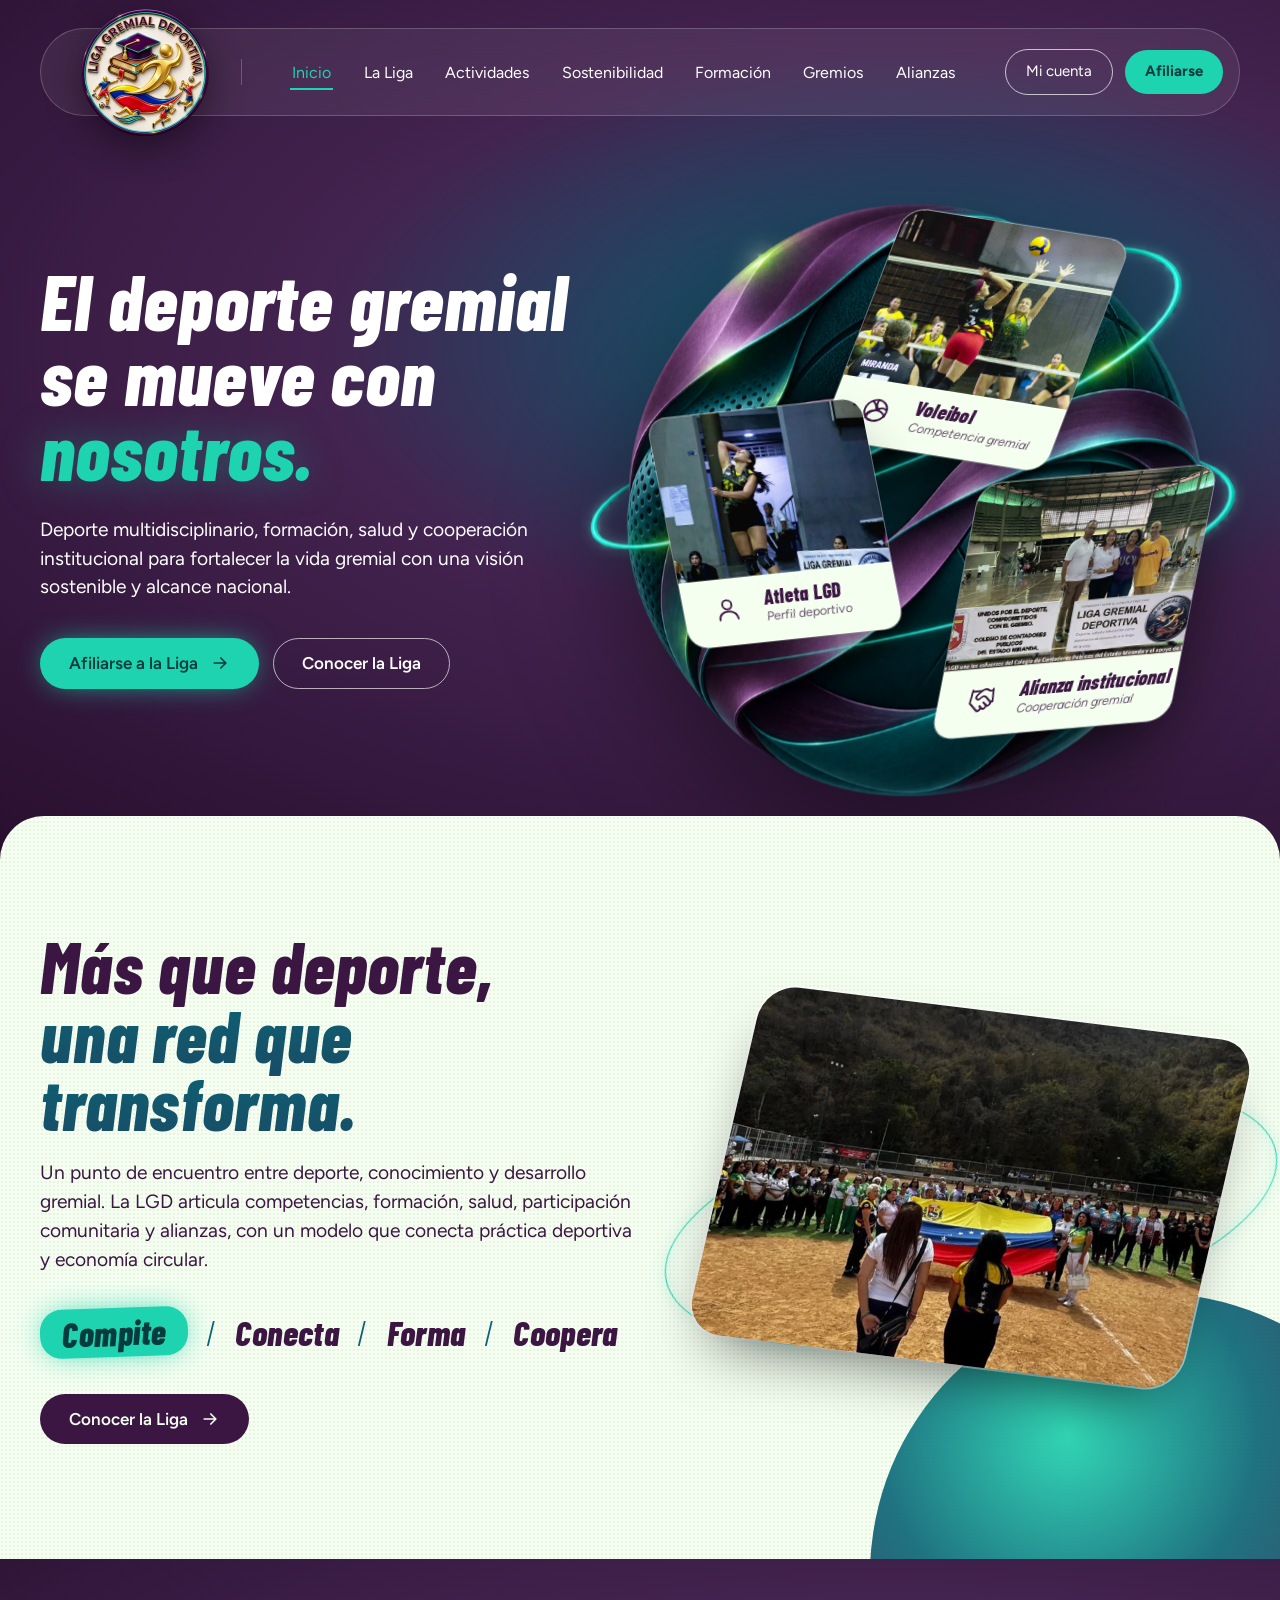
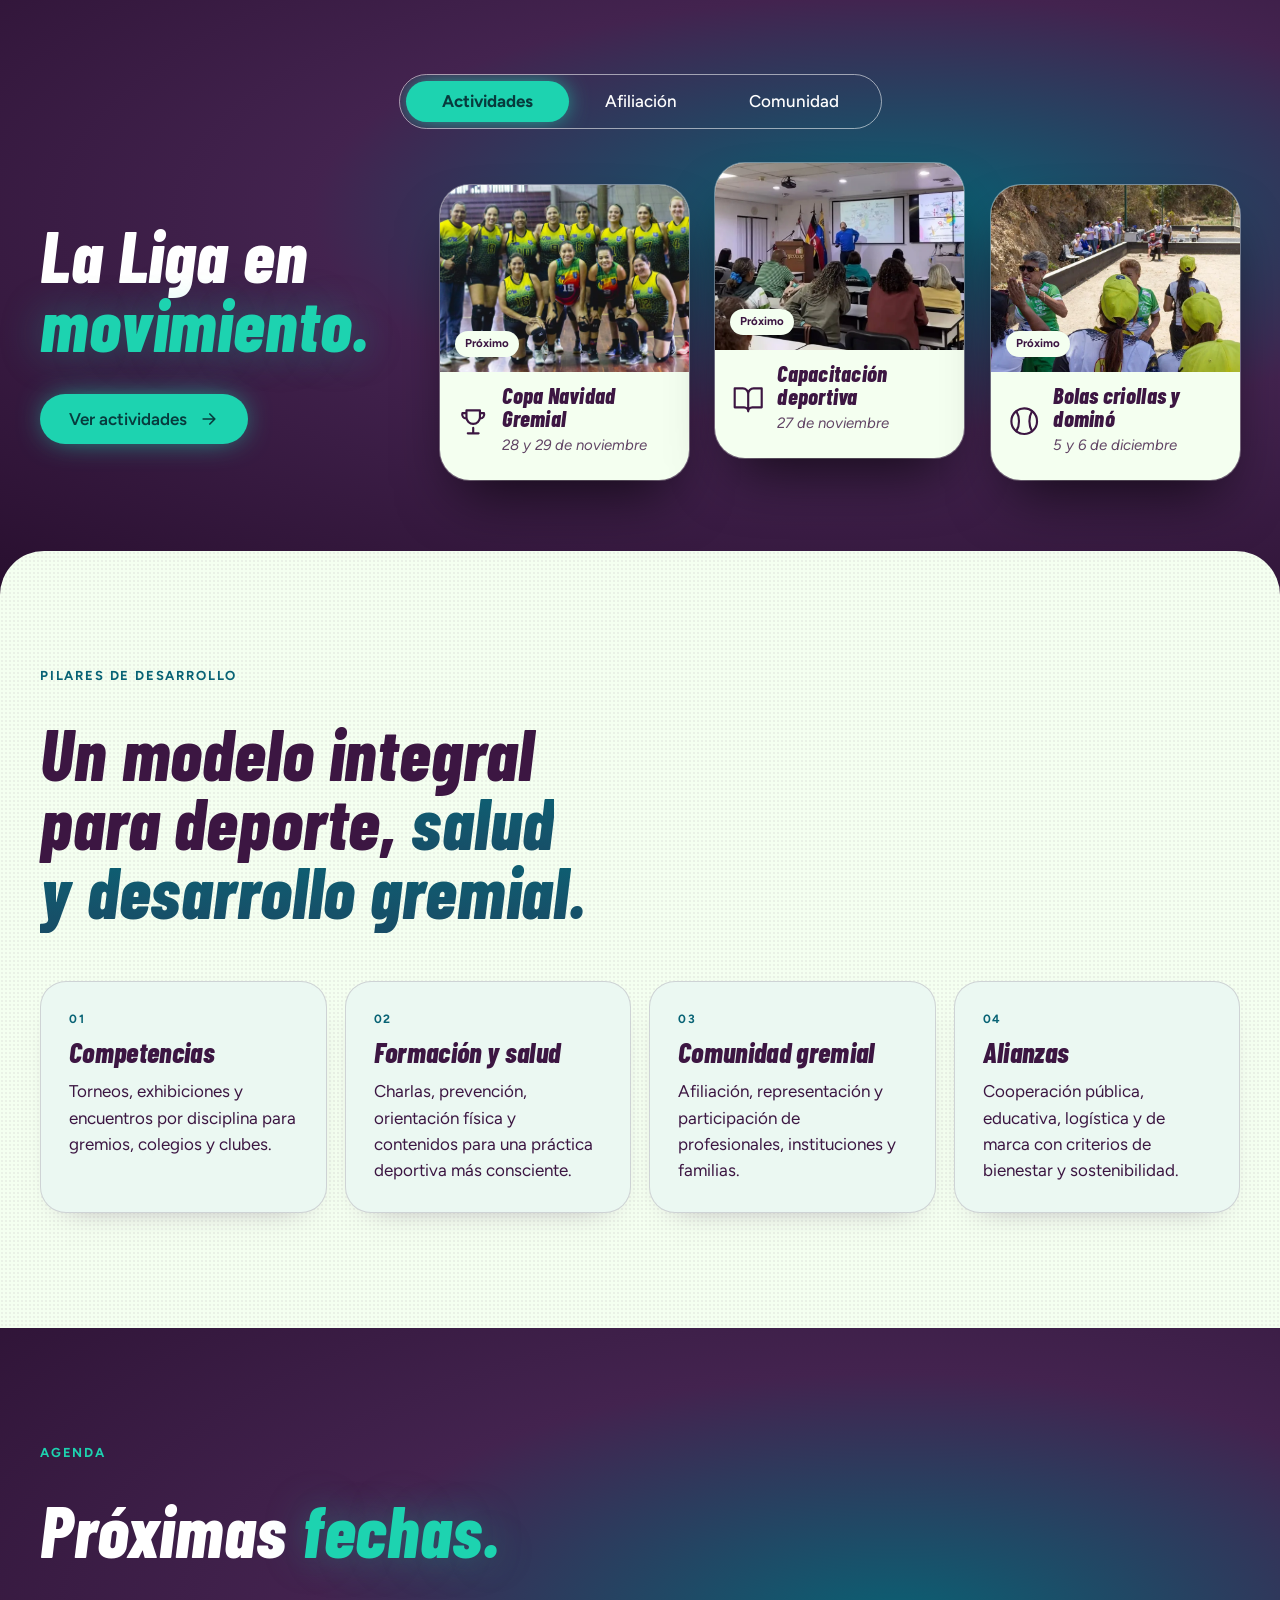
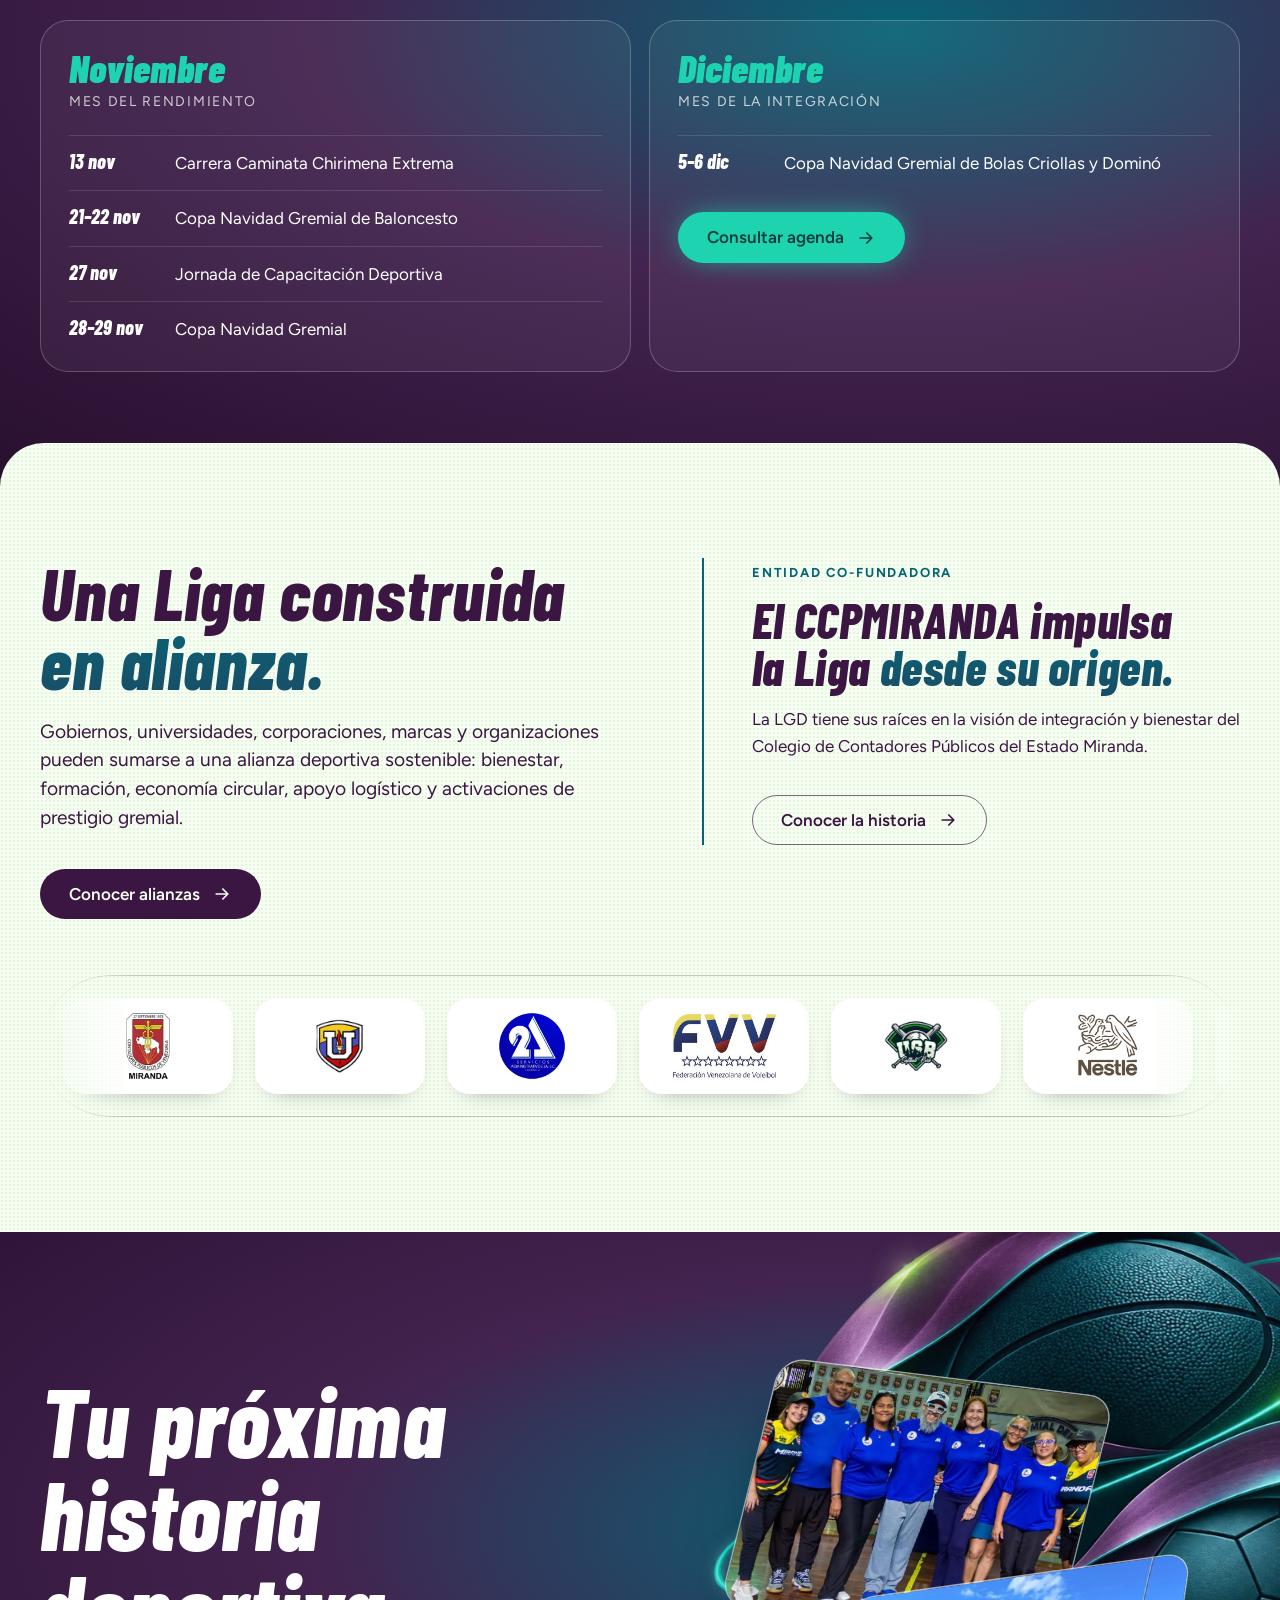
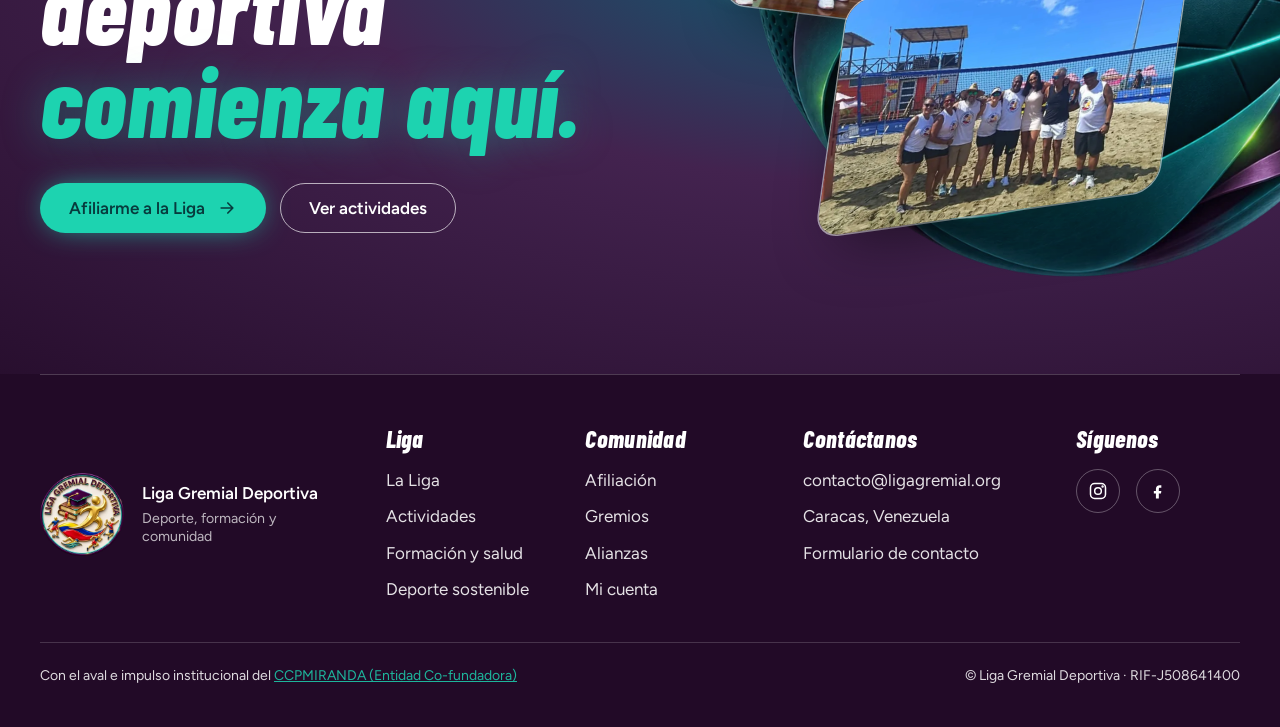
<file: index.html>
<!doctype html>
<html lang="es">
  <head>
    <meta charset="UTF-8" />
    <meta name="robots" content="noindex, nofollow" />
    <meta name="viewport" content="width=device-width, initial-scale=1.0" />
    <title>Liga Gremial Deportiva | Deporte, salud y gremios</title>
    <meta name="description" content="Liga Gremial Deportiva (LGD): deporte multidisciplinario, formación, salud, sostenibilidad y cooperación para gremios, instituciones y comunidad." />
    <meta name="keywords" content="LGD, Liga Gremial Deportiva, Liga Gremial, LGD Venezuela, LGD VNZLA, ligagremial.org, liga gremial deportiva venezuela, deporte gremial, deporte gremial Venezuela, deportes gremiales, liga deportiva gremial" />
    <meta name="theme-color" content="#3c1642" />
    <meta name="color-scheme" content="light" />
    <meta name="application-name" content="Liga Gremial Deportiva" />
    <meta name="apple-mobile-web-app-title" content="LGD" />
    <meta name="geo.region" content="VE" />
    <link rel="icon" type="image/png" href="./src/assets/lgd-real/favicon-lgd-round.png" />
    <link rel="apple-touch-icon" href="./src/assets/lgd-real/favicon-lgd-round.png" />
    <link rel="manifest" href="./site.webmanifest" />
    <meta property="og:type" content="website" />
    <meta property="og:site_name" content="Liga Gremial Deportiva" />
    <meta property="og:locale" content="es_VE" />
    <meta property="og:locale:alternate" content="en_US" />
    <meta property="og:title" content="Liga Gremial Deportiva | Deporte, salud y gremios" />
    <meta property="og:description" content="Liga Gremial Deportiva (LGD): deporte multidisciplinario, formación, salud, sostenibilidad y cooperación para gremios, instituciones y comunidad." />
    <meta property="og:url" content="https://ligagremial.org/" />
    <meta property="og:image" content="https://ligagremial.org/src/assets/lgd-real/home-principal-bandera-avila-hero-v2.jpg" />
    <meta property="og:image:alt" content="Liga Gremial Deportiva" />
    <meta name="twitter:card" content="summary_large_image" />
    <meta name="twitter:title" content="Liga Gremial Deportiva | Deporte, salud y gremios" />
    <meta name="twitter:description" content="Liga Gremial Deportiva (LGD): deporte multidisciplinario, formación, salud, sostenibilidad y cooperación para gremios, instituciones y comunidad." />
    <meta name="twitter:image" content="https://ligagremial.org/src/assets/lgd-real/home-principal-bandera-avila-hero-v2.jpg" />
    <script type="application/ld+json">
      {
        "@context": "https://schema.org",
        "@graph": [
          {
            "@type": "SportsOrganization",
            "@id": "https://ligagremial.org/#organization",
            "name": "Liga Gremial Deportiva",
            "alternateName": [
              "LGD",
              "Liga Gremial",
              "Liga Gremial Deportiva Venezuela",
              "LGD Venezuela",
              "LGD VNZLA",
              "ligagremial.org"
            ],
            "sameAs": [
              "https://www.instagram.com/lgdvnzla",
              "https://www.facebook.com/share/1KRpXBRXyN/"
            ],
            "url": "https://ligagremial.org/",
            "logo": "https://ligagremial.org/src/assets/lgd-real/logo-lgd-plano.jpg",
            "image": "https://ligagremial.org/src/assets/lgd-real/logo-lgd-plano.jpg",
            "taxID": "RIF-J508641400",
            "areaServed": {
              "@type": "Country",
              "name": "Venezuela"
            },
            "knowsAbout": [
              "deporte gremial",
              "deporte sostenible",
              "economía circular",
              "formación deportiva",
              "salud preventiva",
              "alianzas institucionales"
            ]
          },
          {
            "@type": "WebSite",
            "@id": "https://ligagremial.org/#website",
            "name": "Liga Gremial Deportiva",
            "url": "https://ligagremial.org/",
            "publisher": {
              "@id": "https://ligagremial.org/#organization"
            },
            "inLanguage": [
              "es",
              "en"
            ]
          },
          {
            "@type": "WebPage",
            "@id": "https://ligagremial.org/#webpage",
            "url": "https://ligagremial.org/",
            "name": "Liga Gremial Deportiva | Deporte, salud y gremios",
            "description": "Liga Gremial Deportiva (LGD): deporte multidisciplinario, formación, salud, sostenibilidad y cooperación para gremios, instituciones y comunidad.",
            "isPartOf": {
              "@id": "https://ligagremial.org/#website"
            },
            "about": {
              "@id": "https://ligagremial.org/#organization"
            },
            "inLanguage": "es",
            "primaryImageOfPage": {
              "@type": "ImageObject",
              "url": "https://ligagremial.org/src/assets/lgd-real/home-principal-bandera-avila-hero-v2.jpg"
            }
          },
          {
            "@type": "BreadcrumbList",
            "@id": "https://ligagremial.org/#breadcrumb",
            "itemListElement": [
              {
                "@type": "ListItem",
                "position": 1,
                "name": "Inicio",
                "item": "https://ligagremial.org/"
              },
              {
                "@type": "ListItem",
                "position": 2,
                "name": "Inicio",
                "item": "https://ligagremial.org/"
              }
            ]
          }
        ]
      }
    </script>
    <link rel="preconnect" href="https://fonts.googleapis.com" />
    <link rel="preconnect" href="https://fonts.gstatic.com" crossorigin />
    <link href="https://fonts.googleapis.com/css2?family=Barlow+Condensed:ital,wght@0,600;0,700;0,800;0,900;1,600;1,700;1,800;1,900&amp;family=Figtree:ital,wght@0,400;0,500;0,600;0,700;1,400;1,500&amp;display=swap" rel="stylesheet" />
    <link rel="stylesheet" href="./lgd-tokens.css?v=20261113" />
    <link rel="stylesheet" href="./rediseno.css?v=20261114" />
    <script src="./rediseno.js?v=20261114" defer></script>
  </head>
  <body class="page-fade">
    <a class="skip-link" href="#contenido">Saltar al contenido</a>
    <header class="site-head">
      <nav class="nav-bar" aria-label="Navegación principal">
        <a class="brand" href="./index.html" aria-label="Liga Gremial Deportiva, inicio"><img class="" src="./src/assets/rediseno/logo-amatista-256.webp" alt="Logo de la Liga Gremial Deportiva" width="256" height="256" /></a>
        <ul class="nav-links"><li><a href="./index.html" aria-current="page">Inicio</a></li><li><a href="./liga.html">La Liga</a></li><li><a href="./actividades.html">Actividades</a></li><li><a href="./deporte-sostenible.html">Sostenibilidad</a></li><li><a href="./formacion-salud.html">Formación</a></li><li><a href="./gremios.html">Gremios</a></li><li><a href="./institucional.html">Alianzas</a></li></ul>
        <div class="nav-actions"><a class="nav-account" href="https://ligagremial.org/cuenta.html">Mi cuenta</a><a class="nav-join" href="./comunidad-afiliacion.html">Afiliarse</a></div>
        <button class="nav-toggle" type="button" aria-label="Abrir menú" aria-expanded="false" aria-controls="menu-movil"><span></span></button>
      </nav>
      <div class="nav-panel" id="menu-movil">
        <ul><li><a href="./index.html" aria-current="page">Inicio</a></li><li><a href="./liga.html">La Liga</a></li><li><a href="./actividades.html">Actividades</a></li><li><a href="./deporte-sostenible.html">Sostenibilidad</a></li><li><a href="./formacion-salud.html">Formación</a></li><li><a href="./gremios.html">Gremios</a></li><li><a href="./institucional.html">Alianzas</a></li><li><a href="./comunidad-afiliacion.html">Afiliación</a></li><li><a href="./contacto.html">Contacto</a></li></ul>
        <div class="btn-row"><a class="btn btn-ghost" href="https://ligagremial.org/cuenta.html">Mi cuenta</a><a class="btn btn-accent" href="./comunidad-afiliacion.html">Afiliarse</a></div>
      </div>
    </header>
    <main id="contenido">
      <section class="dark hero">
        <div class="wrap hero-grid">
          <div data-reveal>
            <h1 class="display display-xl">El deporte gremial<br />se mueve con<br /><span class="accent">nosotros.</span></h1>
            <p class="lead">Deporte multidisciplinario, formación, salud y cooperación institucional para fortalecer la vida gremial con una visión sostenible y alcance nacional.</p>
            <div class="btn-row"><a class="btn btn-accent" href="./comunidad-afiliacion.html">Afiliarse a la Liga<svg viewBox="0 0 24 24" fill="none" stroke="currentColor" stroke-width="2" stroke-linecap="round" stroke-linejoin="round" aria-hidden="true"><path d="M5 12h14M13 6l6 6-6 6"/></svg></a><a class="btn btn-ghost" href="./liga.html">Conocer la Liga</a></div>
          </div>
          <div class="stage" data-reveal="zoom">
            <img class="sphere " data-depth="0.35" src="./src/assets/rediseno/esfera-amatista-900.webp" srcset="./src/assets/rediseno/esfera-amatista-900.webp 900w, ./src/assets/rediseno/esfera-amatista.webp 1159w" sizes="(min-width: 1024px) 680px, 90vw" alt="" aria-hidden="true" width="900" height="801" />
            <a class="tilt-card" href="./actividades.html" data-depth="0.9" style="left:56%;top:22%;width:38%;--r:9deg;--k:-12deg"><figure style="margin:0"><img src="./src/assets/rediseno/fotos/actividades-hero-accion-20261014.webp" alt="Jugadora de voleibol gremial atacando en la red" /><figcaption><svg viewBox="0 0 24 24" fill="none" stroke="currentColor" stroke-width="1.6" stroke-linecap="round" aria-hidden="true"><circle cx="12" cy="12" r="9.5"/><path d="M12 2.5c-1.5 4 .3 7.6 3.6 9.6M12 12c-3.8 1-6.4 4-6.6 7.6M12 12c3.8-.4 7.1 1.4 9 4.4M7 4c3.4 2.4 5 5.3 5 8M21.3 10.4c-3.6-1.8-6.6-1.4-9.3 1.6M4.4 17.6c1.4-3.7 4.3-5.6 7.6-5.6"/></svg><span><b>Voleibol</b><small>Competencia gremial</small></span></figcaption></figure></a>
            <a class="tilt-card" href="./comunidad-afiliacion.html" data-depth="1.2" style="left:22%;top:60%;width:36%;--r:-6deg;--k:5deg"><figure style="margin:0"><img style="object-position:50% 40%" src="./src/assets/rediseno/fotos/home-voleibol-principal.webp" alt="Atleta de la Liga en un partido de voleibol" /><figcaption><svg viewBox="0 0 24 24" fill="none" stroke="currentColor" stroke-width="1.6" stroke-linecap="round" aria-hidden="true"><circle cx="12" cy="8" r="4"/><path d="M4 21c0-4.4 3.6-7 8-7s8 2.6 8 7"/></svg><span><b>Atleta LGD</b><small>Perfil deportivo</small></span></figcaption></figure></a>
            <a class="tilt-card" href="./institucional.html" data-depth="0.7" style="left:72%;top:76%;width:40%;--r:-5deg;--k:-16deg"><figure style="margin:0"><img style="object-position:50% 40%" src="./src/assets/rediseno/fotos/alianza-ucv-01.webp" alt="Representantes de LGD, CCPMIRANDA y la Dirección de Deportes UCV" /><figcaption><svg viewBox="0 0 24 24" fill="none" stroke="currentColor" stroke-width="1.6" stroke-linecap="round" stroke-linejoin="round" aria-hidden="true"><path d="M11 17l2 2a1 1 0 1 0 3-3"/><path d="M14 14l2.5 2.5a1 1 0 1 0 3-3l-3.9-3.9a3 3 0 0 0-4.2 0l-.9.9a1 1 0 1 1-3-3l2.8-2.8a5.8 5.8 0 0 1 7.1-.9l.5.3a2 2 0 0 0 1.4.2L21 4"/><path d="M21 3l1 11h-2M3 3L2 14l6.5 6.5a1 1 0 1 0 3-3M3 4h8"/></svg><span><b>Alianza institucional</b><small>Cooperación gremial</small></span></figcaption></figure></a>
          </div>
        </div>
      </section>

      <section class="paper sec lift" aria-labelledby="red-title">
        <div class="orb" style="right:-12%;bottom:-40%;width:44%;aspect-ratio:1"></div>
        <div class="wrap split">
          <div data-reveal>
            <h2 class="display display-lg" id="red-title">Más que deporte,<br /><span class="grad">una red que transforma.</span></h2>
            <p class="lead" style="margin-top:22px">Un punto de encuentro entre deporte, conocimiento y desarrollo gremial. La LGD articula competencias, formación, salud, participación comunitaria y alianzas, con un modelo que conecta práctica deportiva y economía circular.</p>
            <ul class="pills"><li class="on">Compite</li><li>Conecta</li><li>Forma</li><li>Coopera</li></ul>
            <div class="btn-row"><a class="btn btn-ink" href="./liga.html">Conocer la Liga<svg viewBox="0 0 24 24" fill="none" stroke="currentColor" stroke-width="2" stroke-linecap="round" stroke-linejoin="round" aria-hidden="true"><path d="M5 12h14M13 6l6 6-6 6"/></svg></a></div>
          </div>
          <div class="photo-tilt" data-reveal="zoom">
            <div class="ring"></div>
            <figure><img style="object-position:50% 80%" src="./src/assets/rediseno/fotos/home-principal-bandera-avila-hero-v2.webp" alt="Comunidad deportiva de la Liga con la bandera de Venezuela y El Ávila al fondo" loading="lazy" /></figure>
          </div>
        </div>
      </section>

      <section class="dark sec" aria-labelledby="mov-title">
        <div class="wrap">
          <div class="tabs" role="tablist" aria-label="La Liga en movimiento" data-tabs id="tabs-mov">
            <button role="tab" id="tab-act" aria-controls="panel-act" aria-selected="true" data-tab="act">Actividades</button>
            <button role="tab" id="tab-afi" aria-controls="panel-afi" aria-selected="false" tabindex="-1" data-tab="afi">Afiliación</button>
            <button role="tab" id="tab-com" aria-controls="panel-com" aria-selected="false" tabindex="-1" data-tab="com">Comunidad</button>
          </div>
          <div class="split-narrow-first">
            <div data-reveal>
              <h2 class="display display-lg" id="mov-title">La Liga en<br /><span class="accent">movimiento.</span></h2>
              <div class="btn-row" data-tab-cta="#tabs-mov">
                <span data-for="act"><a class="btn btn-accent" href="./actividades.html">Ver actividades<svg viewBox="0 0 24 24" fill="none" stroke="currentColor" stroke-width="2" stroke-linecap="round" stroke-linejoin="round" aria-hidden="true"><path d="M5 12h14M13 6l6 6-6 6"/></svg></a></span>
                <span data-for="afi" hidden><a class="btn btn-accent" href="./comunidad-afiliacion.html">Afiliarme<svg viewBox="0 0 24 24" fill="none" stroke="currentColor" stroke-width="2" stroke-linecap="round" stroke-linejoin="round" aria-hidden="true"><path d="M5 12h14M13 6l6 6-6 6"/></svg></a></span>
                <span data-for="com" hidden><a class="btn btn-accent" href="./gremios.html">Ver gremios<svg viewBox="0 0 24 24" fill="none" stroke="currentColor" stroke-width="2" stroke-linecap="round" stroke-linejoin="round" aria-hidden="true"><path d="M5 12h14M13 6l6 6-6 6"/></svg></a></span>
              </div>
            </div>
            <div>
              <div class="tab-panel" role="tabpanel" id="panel-act" aria-labelledby="tab-act">
                <div class="act-grid">
                  <a class="act-card" href="./actividades.html" style="--r:6deg" data-reveal><div class="media"><img style="object-position:50% 35%" src="./src/assets/rediseno/fotos/clubes-afiliados-20260929.webp" alt="Equipo femenino de voleibol de un club afiliado" loading="lazy" /><span class="tag">Próximo</span></div><div class="body"><svg viewBox="0 0 24 24" fill="none" stroke="currentColor" stroke-width="1.6" stroke-linecap="round" stroke-linejoin="round" aria-hidden="true"><path d="M8 21h8M12 17v4M7 4h10v5a5 5 0 0 1-10 0zM7 6H4a3 3 0 0 0 3 4M17 6h3a3 3 0 0 1-3 4"/></svg><div><h3>Copa Navidad Gremial</h3><p>28 y 29 de noviembre</p></div></div></a>
                  <a class="act-card" href="./actividades.html" style="--r:8deg" data-reveal><div class="media"><img style="object-position:50% 62%" src="./src/assets/rediseno/fotos/charlas-01.webp" alt="Participantes en una jornada formativa de LGD" loading="lazy" /><span class="tag">Próximo</span></div><div class="body"><svg viewBox="0 0 24 24" fill="none" stroke="currentColor" stroke-width="1.6" stroke-linecap="round" stroke-linejoin="round" aria-hidden="true"><path d="M2 4h6a4 4 0 0 1 4 4v13a3 3 0 0 0-3-3H2zM22 4h-6a4 4 0 0 0-4 4v13a3 3 0 0 1 3-3h7z"/></svg><div><h3>Capacitación deportiva</h3><p>27 de noviembre</p></div></div></a>
                  <a class="act-card" href="./actividades.html" style="--r:10deg" data-reveal><div class="media"><img style="object-position:50% 60%" src="./src/assets/rediseno/fotos/evento-bolas-criollas.webp" alt="Encuentro de bolas criollas gremial" loading="lazy" /><span class="tag">Próximo</span></div><div class="body"><svg viewBox="0 0 24 24" fill="none" stroke="currentColor" stroke-width="1.6" stroke-linecap="round" aria-hidden="true"><circle cx="12" cy="12" r="9.5"/><path d="M6.2 4.6c2.6 4.4 2.6 10.4 0 14.8M17.8 4.6c-2.6 4.4-2.6 10.4 0 14.8"/></svg><div><h3>Bolas criollas y dominó</h3><p>5 y 6 de diciembre</p></div></div></a>
                </div>
              </div>
              <div class="tab-panel" role="tabpanel" id="panel-afi" aria-labelledby="tab-afi" hidden>
                <div class="cards">
                  <article class="card" data-reveal style="--d:0s"><span class="kicker">Paso 1</span><h3>Regístrate</h3><p>Completa el pre-registro en línea como profesional, institución o equipo.</p></article>
                  <article class="card" data-reveal style="--d:0.08s"><span class="kicker">Paso 2</span><h3>Adjunta tu título</h3><p>Tu título profesional se guarda de forma privada y se valida internamente.</p></article>
                  <article class="card" data-reveal style="--d:0.16s"><span class="kicker">Paso 3</span><h3>Activa tu afiliación</h3><p>Con título y pago aprobados tu afiliación queda activa durante un año.</p></article>
                </div>
              </div>
              <div class="tab-panel" role="tabpanel" id="panel-com" aria-labelledby="tab-com" hidden>
                <div class="cards">
                  <a class="card" href="./comunidad-afiliacion.html" style="text-decoration:none" data-reveal><span class="kicker">Comunidad</span><h3>Soy parte de la comunidad</h3><p>Afiliación, actividades y participación gremial.</p></a>
                  <a class="card" href="./institucional.html" style="text-decoration:none" data-reveal><span class="kicker">Instituciones</span><h3>Represento una institución</h3><p>Alianzas, cooperación y patrocinio responsable.</p></a>
                </div>
              </div>
            </div>
          </div>
        </div>
      </section>

      <section class="paper sec lift" aria-labelledby="pilares-title">
        <div class="wrap">
          <div class="sec-head" data-reveal><span class="eyebrow">Pilares de desarrollo</span><h2 class="display display-lg" id="pilares-title">Un modelo integral para deporte, <span class="grad">salud y desarrollo gremial.</span></h2></div>
          <div class="cards">
            <article class="card" data-reveal style="--d:0s"><span class="kicker">01</span><h3>Competencias</h3><p>Torneos, exhibiciones y encuentros por disciplina para gremios, colegios y clubes.</p></article>
            <article class="card" data-reveal style="--d:0.06s"><span class="kicker">02</span><h3>Formación y salud</h3><p>Charlas, prevención, orientación física y contenidos para una práctica deportiva más consciente.</p></article>
            <article class="card" data-reveal style="--d:0.12s"><span class="kicker">03</span><h3>Comunidad gremial</h3><p>Afiliación, representación y participación de profesionales, instituciones y familias.</p></article>
            <article class="card" data-reveal style="--d:0.18s"><span class="kicker">04</span><h3>Alianzas</h3><p>Cooperación pública, educativa, logística y de marca con criterios de bienestar y sostenibilidad.</p></article>
          </div>
        </div>
      </section>

      <section class="dark sec" aria-labelledby="agenda-title">
        <div class="wrap">
          <div class="sec-head" data-reveal><span class="eyebrow">Agenda</span><h2 class="display display-lg" id="agenda-title">Próximas <span class="accent">fechas.</span></h2></div>
          <div class="timeline">
            <div class="month" data-reveal><h3>Noviembre</h3><p>Mes del rendimiento</p><ol>
              <li><time>13 nov</time><span>Carrera Caminata Chirimena Extrema</span></li>
              <li><time>21–22 nov</time><span>Copa Navidad Gremial de Baloncesto</span></li>
              <li><time>27 nov</time><span>Jornada de Capacitación Deportiva</span></li>
              <li><time>28–29 nov</time><span>Copa Navidad Gremial</span></li></ol></div>
            <div class="month" data-reveal style="--d:.1s"><h3>Diciembre</h3><p>Mes de la integración</p><ol>
              <li><time>5–6 dic</time><span>Copa Navidad Gremial de Bolas Criollas y Dominó</span></li></ol>
              <div class="btn-row"><a class="btn btn-accent" href="./actividades.html">Consultar agenda<svg viewBox="0 0 24 24" fill="none" stroke="currentColor" stroke-width="2" stroke-linecap="round" stroke-linejoin="round" aria-hidden="true"><path d="M5 12h14M13 6l6 6-6 6"/></svg></a></div></div>
          </div>
        </div>
      </section>

      <section class="paper sec lift" aria-labelledby="alianza-title">
        <div class="wrap">
          <div class="split" style="align-items:start">
            <div data-reveal>
              <h2 class="display display-lg" id="alianza-title">Una Liga construida<br /><span class="grad">en alianza.</span></h2>
              <p class="lead" style="margin-top:22px">Gobiernos, universidades, corporaciones, marcas y organizaciones pueden sumarse a una alianza deportiva sostenible: bienestar, formación, economía circular, apoyo logístico y activaciones de prestigio gremial.</p>
              <div class="btn-row"><a class="btn btn-ink" href="./institucional.html">Conocer alianzas<svg viewBox="0 0 24 24" fill="none" stroke="currentColor" stroke-width="2" stroke-linecap="round" stroke-linejoin="round" aria-hidden="true"><path d="M5 12h14M13 6l6 6-6 6"/></svg></a></div>
            </div>
            <div data-reveal style="--d:.1s;border-left:2px solid var(--lgd-accent-deep);padding-left:clamp(20px,4vw,48px)">
              <span class="eyebrow">Entidad Co-fundadora</span>
              <p class="display display-md">El CCPMIRANDA impulsa la Liga <span class="grad">desde su origen.</span></p>
              <p style="margin-top:16px">La LGD tiene sus raíces en la visión de integración y bienestar del Colegio de Contadores Públicos del Estado Miranda.</p>
              <div class="btn-row"><a class="btn btn-ghost" href="./institucional.html#ccpmiranda">Conocer la historia<svg viewBox="0 0 24 24" fill="none" stroke="currentColor" stroke-width="2" stroke-linecap="round" stroke-linejoin="round" aria-hidden="true"><path d="M5 12h14M13 6l6 6-6 6"/></svg></a></div>
            </div>
          </div>
          <div style="margin-top:56px"><div class="logo-strip" data-reveal><ul class="logo-track" aria-label="Aliados institucionales"><li><img src="./src/assets/partners/ccp-miranda.webp" alt="Colegio de Contadores Públicos del Estado Miranda" loading="lazy" /></li><li><img src="./src/assets/partners/ucv-deportes.jpg" alt="UCV Deportes" loading="lazy" /></li><li><img src="./src/assets/partners/servicios-administrativos-2a.webp" alt="Servicios Administrativos 2A" loading="lazy" /></li><li><img src="./src/assets/partners/fvv.jpg" alt="Federación Venezolana de Voleibol" loading="lazy" /></li><li><img src="./src/assets/partners/usb-softball-park.jpg" alt="USB Softball Park" loading="lazy" /></li><li><img src="./src/assets/partners/nestle.jpg" alt="Nestlé" loading="lazy" /></li><li><img src="./src/assets/partners/urgent-care.jpg" alt="Urgent Care" loading="lazy" /></li><li><img src="./src/assets/partners/mbw-suministros.webp" alt="MBW Suministros" loading="lazy" /></li><li><img src="./src/assets/partners/suplych-llc.svg" alt="Suplych LLC" loading="lazy" /></li></ul></div></div>
        </div>
      </section>

      <section class="dark sec" aria-labelledby="cta-title">
        <div class="wrap split">
          <div data-reveal>
            <h2 class="display display-xl" id="cta-title">Tu próxima<br />historia deportiva<br /><span class="accent">comienza aquí.</span></h2>
            <div class="btn-row"><a class="btn btn-accent" href="./comunidad-afiliacion.html">Afiliarme a la Liga<svg viewBox="0 0 24 24" fill="none" stroke="currentColor" stroke-width="2" stroke-linecap="round" stroke-linejoin="round" aria-hidden="true"><path d="M5 12h14M13 6l6 6-6 6"/></svg></a><a class="btn btn-ghost" href="./actividades.html">Ver actividades</a></div>
          </div>
          <div class="cta-stage" data-reveal="zoom">
            <img class="sphere " data-depth="0.4" src="./src/assets/rediseno/esfera-amatista-900.webp" srcset="./src/assets/rediseno/esfera-amatista-900.webp 900w, ./src/assets/rediseno/esfera-amatista.webp 1159w" sizes="(min-width: 1024px) 860px, 120vw" alt="" aria-hidden="true" width="900" height="801" />
            <div class="cta-photo" style="left:40%;top:30%;width:62%;aspect-ratio:4/3;--r:7deg;--k:-7deg"><img style="object-position:50% 30%" src="./src/assets/rediseno/fotos/contactanos-20260929.webp" alt="Equipo de la Liga celebrando en la cancha" loading="lazy" /></div>
            <div class="cta-photo" style="left:56%;top:68%;width:64%;aspect-ratio:3/2;--r:-8deg;--k:-16deg"><img style="object-position:50% 45%" src="./src/assets/rediseno/fotos/playa-03.webp" alt="Participantes de la Copa Gremial de Voleibol de Arena" loading="lazy" /></div>
          </div>
        </div>
      </section>
    </main>
    <footer class="site-foot">
      <div class="foot-grid">
        <div class="foot-brand"><img class="" src="./src/assets/rediseno/logo-amatista-256.webp" alt="" width="256" height="256" /><p>Liga Gremial Deportiva<small>Deporte, formación y comunidad</small></p></div>
        <div><h4>Liga</h4><ul><li><a href="./liga.html">La Liga</a></li><li><a href="./actividades.html">Actividades</a></li><li><a href="./formacion-salud.html">Formación y salud</a></li><li><a href="./deporte-sostenible.html">Deporte sostenible</a></li></ul></div>
        <div><h4>Comunidad</h4><ul><li><a href="./comunidad-afiliacion.html">Afiliación</a></li><li><a href="./gremios.html">Gremios</a></li><li><a href="./institucional.html">Alianzas</a></li><li><a href="https://ligagremial.org/cuenta.html">Mi cuenta</a></li></ul></div>
        <div><h4>Contáctanos</h4><ul><li><a href="mailto:contacto@ligagremial.org">contacto@ligagremial.org</a></li><li><a href="./contacto.html">Caracas, Venezuela</a></li><li><a href="./contacto.html">Formulario de contacto</a></li></ul></div>
        <div><h4>Síguenos</h4><div class="social"><a href="https://www.instagram.com/lgdvnzla" target="_blank" rel="noopener noreferrer" aria-label="Instagram de la Liga Gremial Deportiva"><svg viewBox="0 0 24 24" fill="none" stroke="currentColor" stroke-width="1.8" stroke-linecap="round" stroke-linejoin="round" aria-hidden="true"><rect x="3" y="3" width="18" height="18" rx="5"/><circle cx="12" cy="12" r="4"/><circle cx="17.5" cy="6.5" r=".6" fill="currentColor"/></svg></a><a href="https://www.facebook.com/share/1KRpXBRXyN/" target="_blank" rel="noopener noreferrer" aria-label="Facebook de la Liga Gremial Deportiva"><svg viewBox="0 0 24 24" fill="currentColor" aria-hidden="true"><path d="M14 8h2V5h-2c-2.8 0-4.5 1.7-4.5 4.6V12H7v3h2.5v6H13v-6h2.6l.4-3h-3V9.7c0-1.1.4-1.7 1-1.7Z"/></svg></a></div></div>
      </div>
      <div class="foot-seal">
        <p>Con el aval e impulso institucional del <a href="./institucional.html#ccpmiranda">CCPMIRANDA (Entidad Co-fundadora)</a></p>
        <p>© Liga Gremial Deportiva · RIF-J508641400</p>
      </div>
    </footer>
    
  </body>
</html>
</file>
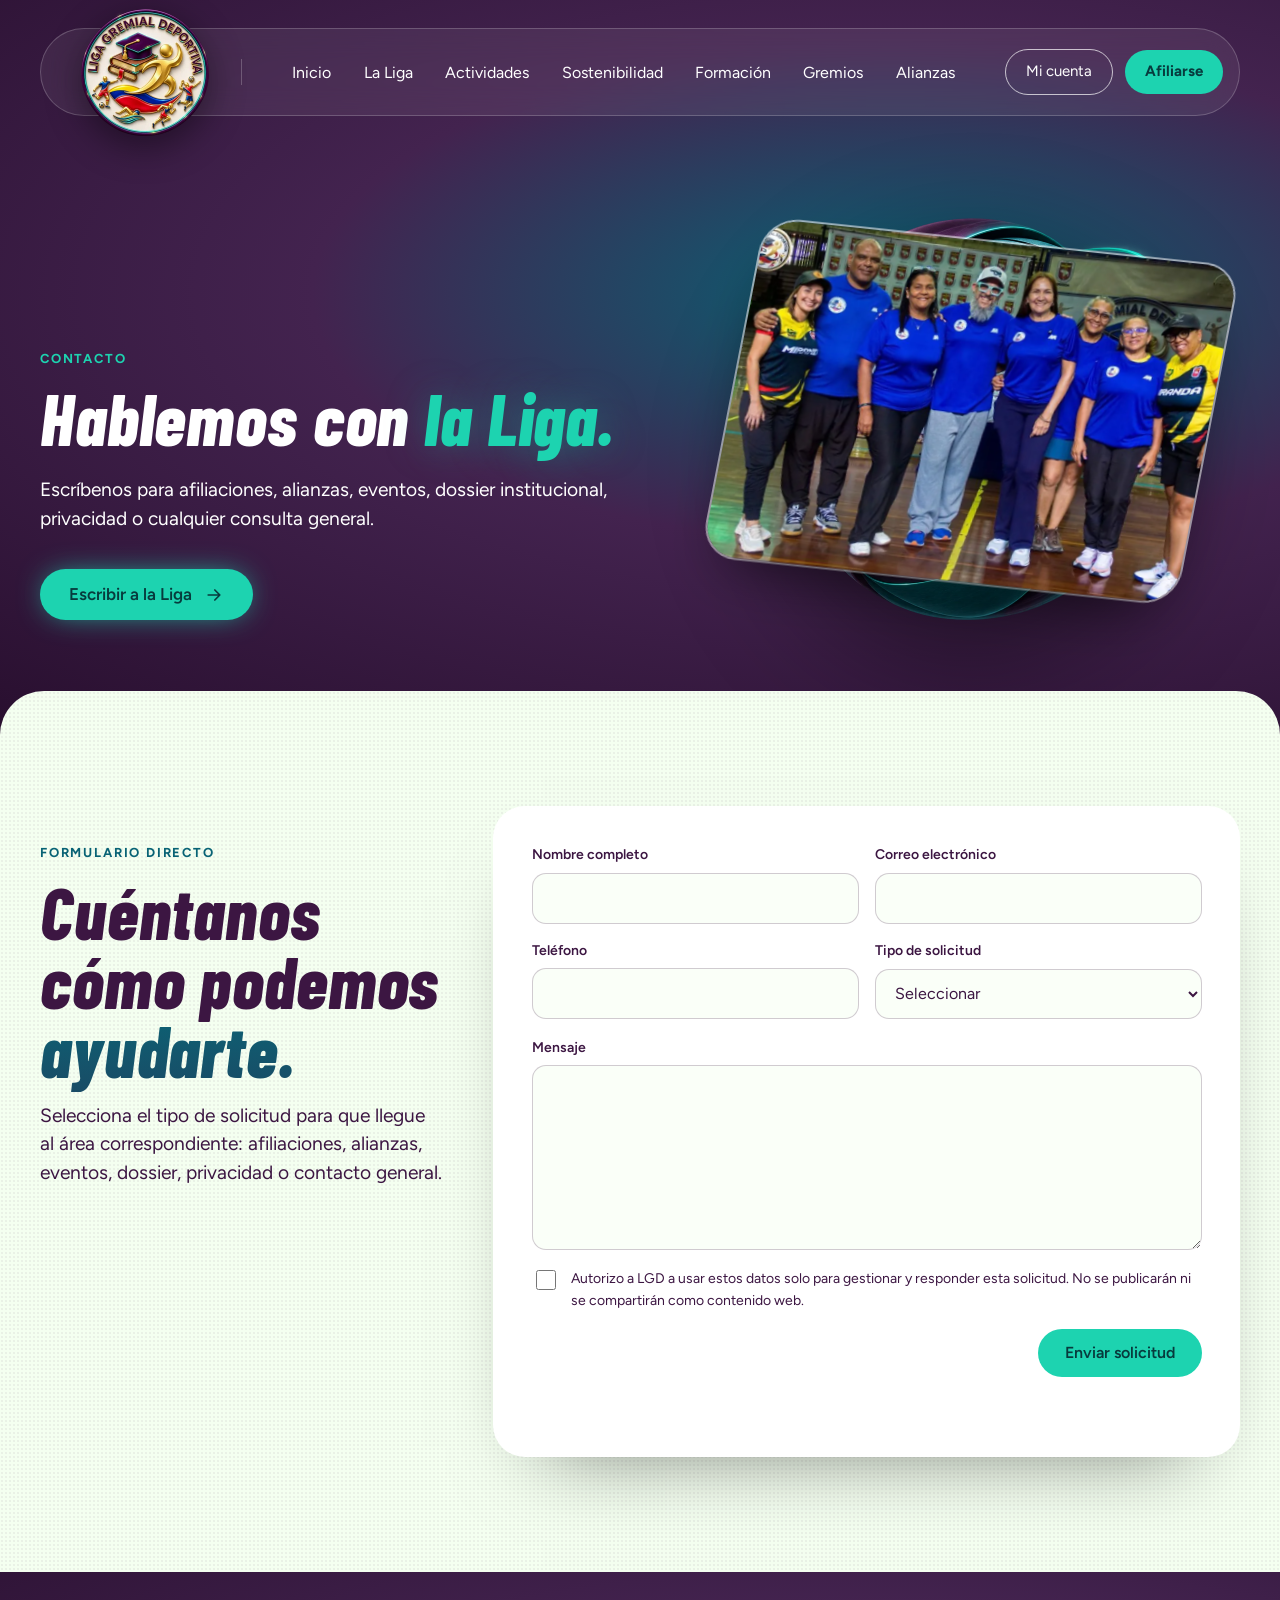
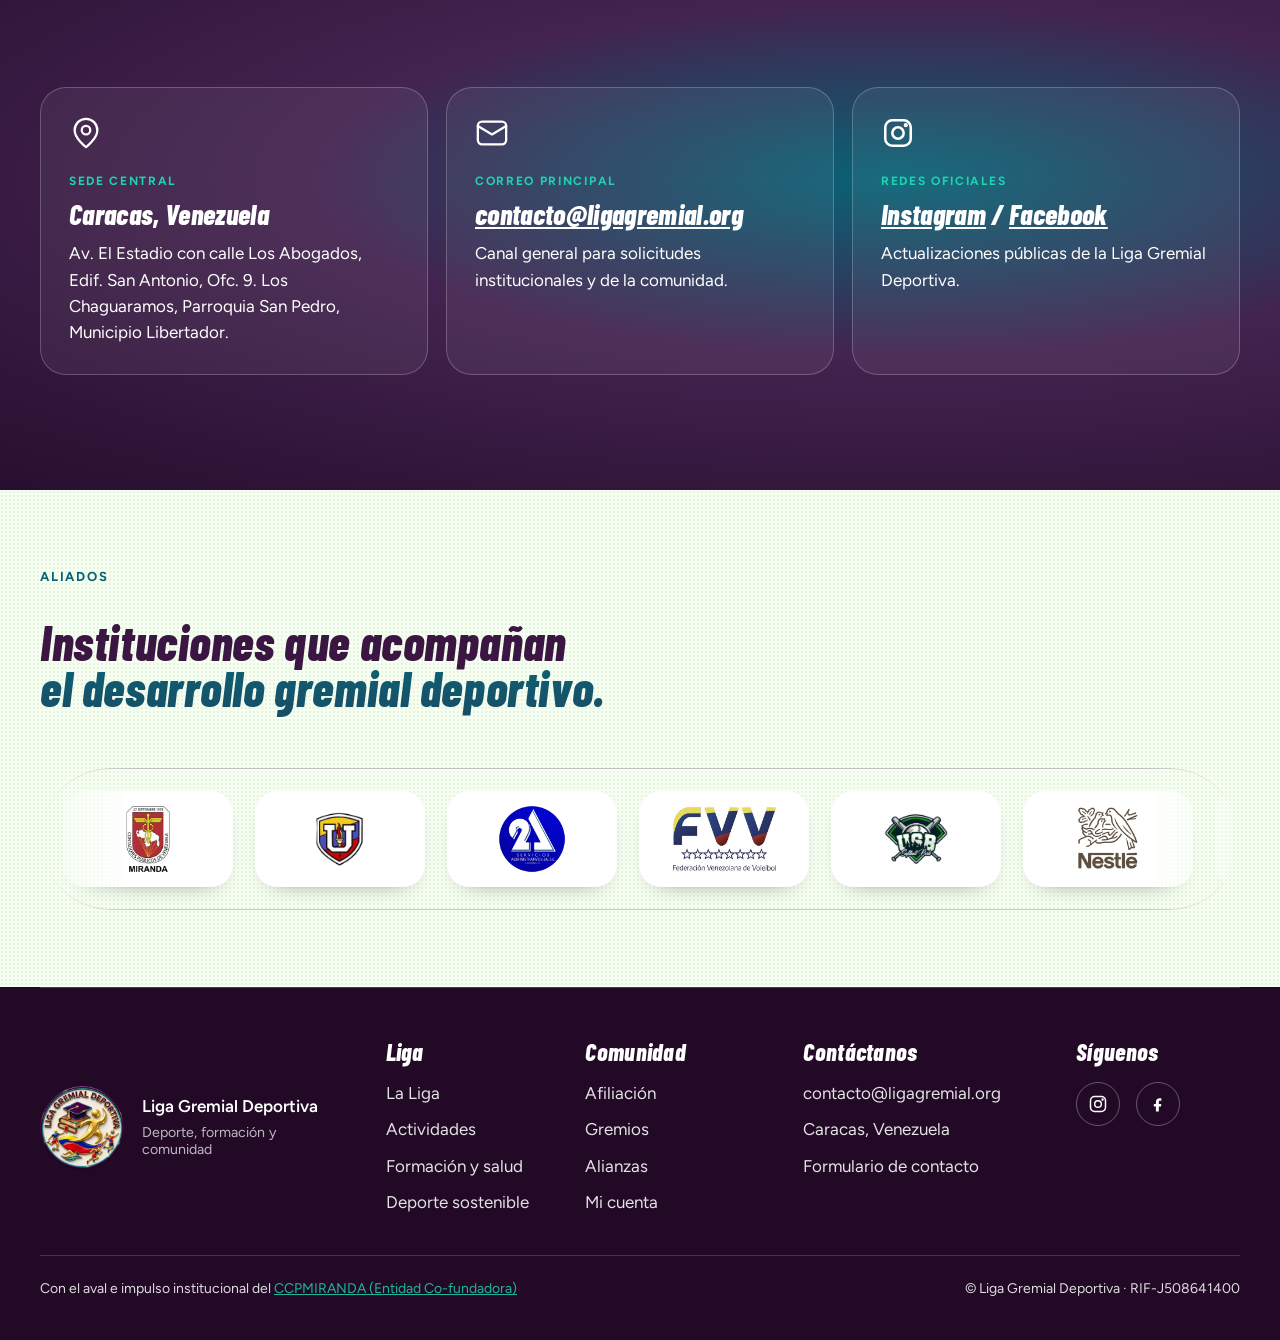
<file: contacto.html>
<!doctype html>
<html lang="es">
  <head>
    <meta charset="UTF-8" />
    <meta name="robots" content="noindex, nofollow" />
    <meta name="viewport" content="width=device-width, initial-scale=1.0" />
    <title>Contacto | Liga Gremial Deportiva</title>
    <meta name="description" content="Canales de contacto de la Liga Gremial Deportiva para afiliación, alianzas, eventos, prensa, comunidad e instituciones." />
    <meta name="keywords" content="LGD, Liga Gremial Deportiva, Liga Gremial, LGD Venezuela, LGD VNZLA, ligagremial.org, liga gremial deportiva venezuela, deporte gremial, deporte gremial Venezuela, deportes gremiales, liga deportiva gremial" />
    <meta name="theme-color" content="#3c1642" />
    <meta name="color-scheme" content="light" />
    <meta name="application-name" content="Liga Gremial Deportiva" />
    <meta name="apple-mobile-web-app-title" content="LGD" />
    <meta name="geo.region" content="VE" />
    <link rel="icon" type="image/png" href="./src/assets/lgd-real/favicon-lgd-round.png" />
    <link rel="apple-touch-icon" href="./src/assets/lgd-real/favicon-lgd-round.png" />
    <link rel="manifest" href="./site.webmanifest" />
    <meta property="og:type" content="website" />
    <meta property="og:site_name" content="Liga Gremial Deportiva" />
    <meta property="og:locale" content="es_VE" />
    <meta property="og:locale:alternate" content="en_US" />
    <meta property="og:title" content="Contacto | Liga Gremial Deportiva" />
    <meta property="og:description" content="Canales de contacto de la Liga Gremial Deportiva para afiliación, alianzas, eventos, prensa, comunidad e instituciones." />
    <meta property="og:url" content="https://ligagremial.org/contacto.html" />
    <meta property="og:image" content="https://ligagremial.org/src/assets/lgd-drive/contactanos-20260929.jpg" />
    <meta property="og:image:alt" content="Liga Gremial Deportiva" />
    <meta name="twitter:card" content="summary_large_image" />
    <meta name="twitter:title" content="Contacto | Liga Gremial Deportiva" />
    <meta name="twitter:description" content="Canales de contacto de la Liga Gremial Deportiva para afiliación, alianzas, eventos, prensa, comunidad e instituciones." />
    <meta name="twitter:image" content="https://ligagremial.org/src/assets/lgd-drive/contactanos-20260929.jpg" />
    <script type="application/ld+json">
      {
        "@context": "https://schema.org",
        "@graph": [
          {
            "@type": "SportsOrganization",
            "@id": "https://ligagremial.org/#organization",
            "name": "Liga Gremial Deportiva",
            "alternateName": [
              "LGD",
              "Liga Gremial",
              "Liga Gremial Deportiva Venezuela",
              "LGD Venezuela",
              "LGD VNZLA",
              "ligagremial.org"
            ],
            "sameAs": [
              "https://www.instagram.com/lgdvnzla",
              "https://www.facebook.com/share/1KRpXBRXyN/"
            ],
            "url": "https://ligagremial.org/",
            "logo": "https://ligagremial.org/src/assets/lgd-real/logo-lgd-plano.jpg",
            "image": "https://ligagremial.org/src/assets/lgd-real/logo-lgd-plano.jpg",
            "taxID": "RIF-J508641400",
            "areaServed": {
              "@type": "Country",
              "name": "Venezuela"
            },
            "knowsAbout": [
              "deporte gremial",
              "deporte sostenible",
              "economía circular",
              "formación deportiva",
              "salud preventiva",
              "alianzas institucionales"
            ]
          },
          {
            "@type": "WebSite",
            "@id": "https://ligagremial.org/#website",
            "name": "Liga Gremial Deportiva",
            "url": "https://ligagremial.org/",
            "publisher": {
              "@id": "https://ligagremial.org/#organization"
            },
            "inLanguage": [
              "es",
              "en"
            ]
          },
          {
            "@type": "WebPage",
            "@id": "https://ligagremial.org/contacto.html#webpage",
            "url": "https://ligagremial.org/contacto.html",
            "name": "Contacto | Liga Gremial Deportiva",
            "description": "Canales de contacto de la Liga Gremial Deportiva para afiliación, alianzas, eventos, prensa, comunidad e instituciones.",
            "isPartOf": {
              "@id": "https://ligagremial.org/#website"
            },
            "about": {
              "@id": "https://ligagremial.org/#organization"
            },
            "inLanguage": "es",
            "primaryImageOfPage": {
              "@type": "ImageObject",
              "url": "https://ligagremial.org/src/assets/lgd-drive/contactanos-20260929.jpg"
            }
          },
          {
            "@type": "BreadcrumbList",
            "@id": "https://ligagremial.org/contacto.html#breadcrumb",
            "itemListElement": [
              {
                "@type": "ListItem",
                "position": 1,
                "name": "Inicio",
                "item": "https://ligagremial.org/"
              },
              {
                "@type": "ListItem",
                "position": 2,
                "name": "Contacto",
                "item": "https://ligagremial.org/contacto.html"
              }
            ]
          }
        ]
      }
    </script>
    <link rel="preconnect" href="https://fonts.googleapis.com" />
    <link rel="preconnect" href="https://fonts.gstatic.com" crossorigin />
    <script src="https://challenges.cloudflare.com/turnstile/v0/api.js" async defer></script>
    <link href="https://fonts.googleapis.com/css2?family=Barlow+Condensed:ital,wght@0,600;0,700;0,800;0,900;1,600;1,700;1,800;1,900&amp;family=Figtree:ital,wght@0,400;0,500;0,600;0,700;1,400;1,500&amp;display=swap" rel="stylesheet" />
    <link rel="stylesheet" href="./lgd-tokens.css?v=20261113" />
    <link rel="stylesheet" href="./rediseno.css?v=20261114" />
    <script src="./rediseno.js?v=20261114" defer></script>
  </head>
  <body class="page-fade">
    <a class="skip-link" href="#contenido">Saltar al contenido</a>
    <header class="site-head">
      <nav class="nav-bar" aria-label="Navegación principal">
        <a class="brand" href="./index.html" aria-label="Liga Gremial Deportiva, inicio"><img class="" src="./src/assets/rediseno/logo-amatista-256.webp" alt="Logo de la Liga Gremial Deportiva" width="256" height="256" /></a>
        <ul class="nav-links"><li><a href="./index.html">Inicio</a></li><li><a href="./liga.html">La Liga</a></li><li><a href="./actividades.html">Actividades</a></li><li><a href="./deporte-sostenible.html">Sostenibilidad</a></li><li><a href="./formacion-salud.html">Formación</a></li><li><a href="./gremios.html">Gremios</a></li><li><a href="./institucional.html">Alianzas</a></li></ul>
        <div class="nav-actions"><a class="nav-account" href="https://ligagremial.org/cuenta.html">Mi cuenta</a><a class="nav-join" href="./comunidad-afiliacion.html">Afiliarse</a></div>
        <button class="nav-toggle" type="button" aria-label="Abrir menú" aria-expanded="false" aria-controls="menu-movil"><span></span></button>
      </nav>
      <div class="nav-panel" id="menu-movil">
        <ul><li><a href="./index.html">Inicio</a></li><li><a href="./liga.html">La Liga</a></li><li><a href="./actividades.html">Actividades</a></li><li><a href="./deporte-sostenible.html">Sostenibilidad</a></li><li><a href="./formacion-salud.html">Formación</a></li><li><a href="./gremios.html">Gremios</a></li><li><a href="./institucional.html">Alianzas</a></li><li><a href="./comunidad-afiliacion.html">Afiliación</a></li><li><a href="./contacto.html" aria-current="page">Contacto</a></li></ul>
        <div class="btn-row"><a class="btn btn-ghost" href="https://ligagremial.org/cuenta.html">Mi cuenta</a><a class="btn btn-accent" href="./comunidad-afiliacion.html">Afiliarse</a></div>
      </div>
    </header>
    <main id="contenido">
      <section class="dark page-hero">
        <div class="wrap split">
          <div data-reveal>
            <span class="eyebrow">Contacto</span>
            <h1 class="display display-lg">Hablemos con <span class="accent">la Liga.</span></h1>
            <p class="lead">Escríbenos para afiliaciones, alianzas, eventos, dossier institucional, privacidad o cualquier consulta general.</p>
            <div class="btn-row"><a class="btn btn-accent" href="#formulario-contacto">Escribir a la Liga<svg viewBox="0 0 24 24" fill="none" stroke="currentColor" stroke-width="2" stroke-linecap="round" stroke-linejoin="round" aria-hidden="true"><path d="M5 12h14M13 6l6 6-6 6"/></svg></a></div>
          </div>
          <div class="stage" data-reveal="zoom" style="aspect-ratio: 1 / .78">
            <img class="sphere " data-depth="0.5" src="./src/assets/rediseno/esfera-amatista-900.webp" srcset="./src/assets/rediseno/esfera-amatista-900.webp 900w, ./src/assets/rediseno/esfera-amatista.webp 1159w" sizes="(min-width: 1024px) 680px, 90vw" alt="" aria-hidden="true" width="900" height="801" />
            <div class="photo-tilt" style="position:absolute;inset:4% 2% 10%">
              <figure data-depth="0.25" style="transform: translate3d(var(--px,0),var(--py,0),0) rotate(6deg) skewX(-5deg)"><img style="object-position:50% 30%" src="./src/assets/rediseno/fotos/contactanos-20260929.webp" alt="Integrantes de la Liga Gremial Deportiva en una cancha" /></figure>
            </div>
          </div>
        </div>
      </section>

      <section class="paper sec lift" id="formulario-contacto" aria-label="Formulario de contacto">
        <div class="wrap form-shell">
          <div class="contact-form-copy" data-reveal>
            <span class="eyebrow">Formulario directo</span>
            <h2 class="display display-lg">Cuéntanos cómo podemos <span class="grad">ayudarte.</span></h2>
            <p class="lead" style="margin-top:18px">Selecciona el tipo de solicitud para que llegue al área correspondiente: afiliaciones, alianzas, eventos, dossier, privacidad o contacto general.</p>
            
          </div>
          <form class="contact-form" data-contact-form data-sending-message="Enviando solicitud..." data-success-message="Solicitud enviada. LGD respondera por el canal correspondiente." data-error-message="No pudimos enviar la solicitud." data-turnstile-message="Completa la verificacion anti-spam.">
          <input type="hidden" name="language" value="es" />
          <input type="hidden" name="startedAt" value="" />
          <label class="hidden-field">Sitio web <input type="text" name="companyWebsite" tabindex="-1" autocomplete="off" /></label>
          <div class="form-grid">
            <label>Nombre completo <input name="name" type="text" autocomplete="name" required minlength="2" maxlength="120" /></label>
            <label>Correo electrónico <input name="email" type="email" autocomplete="email" required maxlength="180" /></label>
            <label>Teléfono <input name="phone" type="tel" autocomplete="tel" maxlength="80" /></label>
            <label>Tipo de solicitud <select name="topic" required><option value="">Seleccionar</option><option value="membership">Afiliación</option><option value="partnerships">Alianzas e instituciones</option><option value="events">Eventos y agenda</option><option value="dossier">Dossier institucional</option><option value="privacy">Privacidad y datos</option><option value="general">Contacto general</option></select></label>
          </div>
          <label>Mensaje <textarea name="message" required minlength="12" maxlength="2500" rows="7"></textarea></label>
          <label class="privacy-check"><input type="checkbox" name="privacyConsent" value="accepted" required /><span>Autorizo a LGD a usar estos datos solo para gestionar y responder esta solicitud. No se publicarán ni se compartirán como contenido web.</span></label>
          <div class="form-footer"><div class="cf-turnstile" data-sitekey="0x4AAAAAAEkO-rAoEj9nNAOV" data-action="turnstile-spin-v1"></div><button class="button button-yellow" type="submit">Enviar solicitud</button></div>
          <p class="form-status" data-form-status aria-live="polite"></p>
        </form>
        </div>
      </section>

      <section class="dark sec" aria-label="Datos institucionales de contacto">
        <div class="wrap cards">
          <article class="card" data-reveal><svg width="34" height="34" viewBox="0 0 24 24" fill="none" stroke="currentColor" stroke-width="1.6" stroke-linecap="round" stroke-linejoin="round" aria-hidden="true"><path d="M20 10c0 6-8 12-8 12s-8-6-8-12a8 8 0 0 1 16 0Z"/><circle cx="12" cy="10" r="3"/></svg><span class="kicker" style="margin-top:14px">Sede central</span><h3>Caracas, Venezuela</h3><p>Av. El Estadio con calle Los Abogados, Edif. San Antonio, Ofc. 9. Los Chaguaramos, Parroquia San Pedro, Municipio Libertador.</p></article>
          <article class="card" data-reveal style="--d:.08s"><svg width="34" height="34" viewBox="0 0 24 24" fill="none" stroke="currentColor" stroke-width="1.6" stroke-linecap="round" stroke-linejoin="round" aria-hidden="true"><rect x="2" y="4" width="20" height="16" rx="3"/><path d="m22 7-10 6L2 7"/></svg><span class="kicker" style="margin-top:14px">Correo principal</span><h3><a href="mailto:contacto@ligagremial.org">contacto@ligagremial.org</a></h3><p>Canal general para solicitudes institucionales y de la comunidad.</p></article>
          <article class="card" data-reveal style="--d:.16s"><svg width="34" height="34" viewBox="0 0 24 24" fill="none" stroke="currentColor" stroke-width="1.8" stroke-linecap="round" stroke-linejoin="round" aria-hidden="true"><rect x="3" y="3" width="18" height="18" rx="5"/><circle cx="12" cy="12" r="4"/><circle cx="17.5" cy="6.5" r=".6" fill="currentColor"/></svg><span class="kicker" style="margin-top:14px">Redes oficiales</span><h3><a href="https://www.instagram.com/lgdvnzla" target="_blank" rel="noopener noreferrer">Instagram</a> / <a href="https://www.facebook.com/share/1KRpXBRXyN/" target="_blank" rel="noopener noreferrer">Facebook</a></h3><p>Actualizaciones públicas de la Liga Gremial Deportiva.</p></article>
        </div>
      </section>

      <section class="paper sec-tight" aria-labelledby="aliados-title">
        <div class="wrap">
          <div class="sec-head" data-reveal><span class="eyebrow">Aliados</span><h2 class="display display-md" id="aliados-title">Instituciones que acompañan <span class="grad">el desarrollo gremial deportivo.</span></h2></div>
          <div class="logo-strip" data-reveal><ul class="logo-track" aria-label="Aliados institucionales"><li><img src="./src/assets/partners/ccp-miranda.webp" alt="Colegio de Contadores Públicos del Estado Miranda" loading="lazy" /></li><li><img src="./src/assets/partners/ucv-deportes.jpg" alt="UCV Deportes" loading="lazy" /></li><li><img src="./src/assets/partners/servicios-administrativos-2a.webp" alt="Servicios Administrativos 2A" loading="lazy" /></li><li><img src="./src/assets/partners/fvv.jpg" alt="Federación Venezolana de Voleibol" loading="lazy" /></li><li><img src="./src/assets/partners/usb-softball-park.jpg" alt="USB Softball Park" loading="lazy" /></li><li><img src="./src/assets/partners/nestle.jpg" alt="Nestlé" loading="lazy" /></li><li><img src="./src/assets/partners/urgent-care.jpg" alt="Urgent Care" loading="lazy" /></li><li><img src="./src/assets/partners/mbw-suministros.webp" alt="MBW Suministros" loading="lazy" /></li><li><img src="./src/assets/partners/suplych-llc.svg" alt="Suplych LLC" loading="lazy" /></li></ul></div>
        </div>
      </section>
    </main>
    <footer class="site-foot">
      <div class="foot-grid">
        <div class="foot-brand"><img class="" src="./src/assets/rediseno/logo-amatista-256.webp" alt="" width="256" height="256" /><p>Liga Gremial Deportiva<small>Deporte, formación y comunidad</small></p></div>
        <div><h4>Liga</h4><ul><li><a href="./liga.html">La Liga</a></li><li><a href="./actividades.html">Actividades</a></li><li><a href="./formacion-salud.html">Formación y salud</a></li><li><a href="./deporte-sostenible.html">Deporte sostenible</a></li></ul></div>
        <div><h4>Comunidad</h4><ul><li><a href="./comunidad-afiliacion.html">Afiliación</a></li><li><a href="./gremios.html">Gremios</a></li><li><a href="./institucional.html">Alianzas</a></li><li><a href="https://ligagremial.org/cuenta.html">Mi cuenta</a></li></ul></div>
        <div><h4>Contáctanos</h4><ul><li><a href="mailto:contacto@ligagremial.org">contacto@ligagremial.org</a></li><li><a href="./contacto.html">Caracas, Venezuela</a></li><li><a href="./contacto.html">Formulario de contacto</a></li></ul></div>
        <div><h4>Síguenos</h4><div class="social"><a href="https://www.instagram.com/lgdvnzla" target="_blank" rel="noopener noreferrer" aria-label="Instagram de la Liga Gremial Deportiva"><svg viewBox="0 0 24 24" fill="none" stroke="currentColor" stroke-width="1.8" stroke-linecap="round" stroke-linejoin="round" aria-hidden="true"><rect x="3" y="3" width="18" height="18" rx="5"/><circle cx="12" cy="12" r="4"/><circle cx="17.5" cy="6.5" r=".6" fill="currentColor"/></svg></a><a href="https://www.facebook.com/share/1KRpXBRXyN/" target="_blank" rel="noopener noreferrer" aria-label="Facebook de la Liga Gremial Deportiva"><svg viewBox="0 0 24 24" fill="currentColor" aria-hidden="true"><path d="M14 8h2V5h-2c-2.8 0-4.5 1.7-4.5 4.6V12H7v3h2.5v6H13v-6h2.6l.4-3h-3V9.7c0-1.1.4-1.7 1-1.7Z"/></svg></a></div></div>
      </div>
      <div class="foot-seal">
        <p>Con el aval e impulso institucional del <a href="./institucional.html#ccpmiranda">CCPMIRANDA (Entidad Co-fundadora)</a></p>
        <p>© Liga Gremial Deportiva · RIF-J508641400</p>
      </div>
    </footer>
    <script src="https://challenges.cloudflare.com/turnstile/v0/api.js" async defer></script>
    <script src="./forms.js?v=20261114" defer></script>
    
  </body>
</html>
</file>
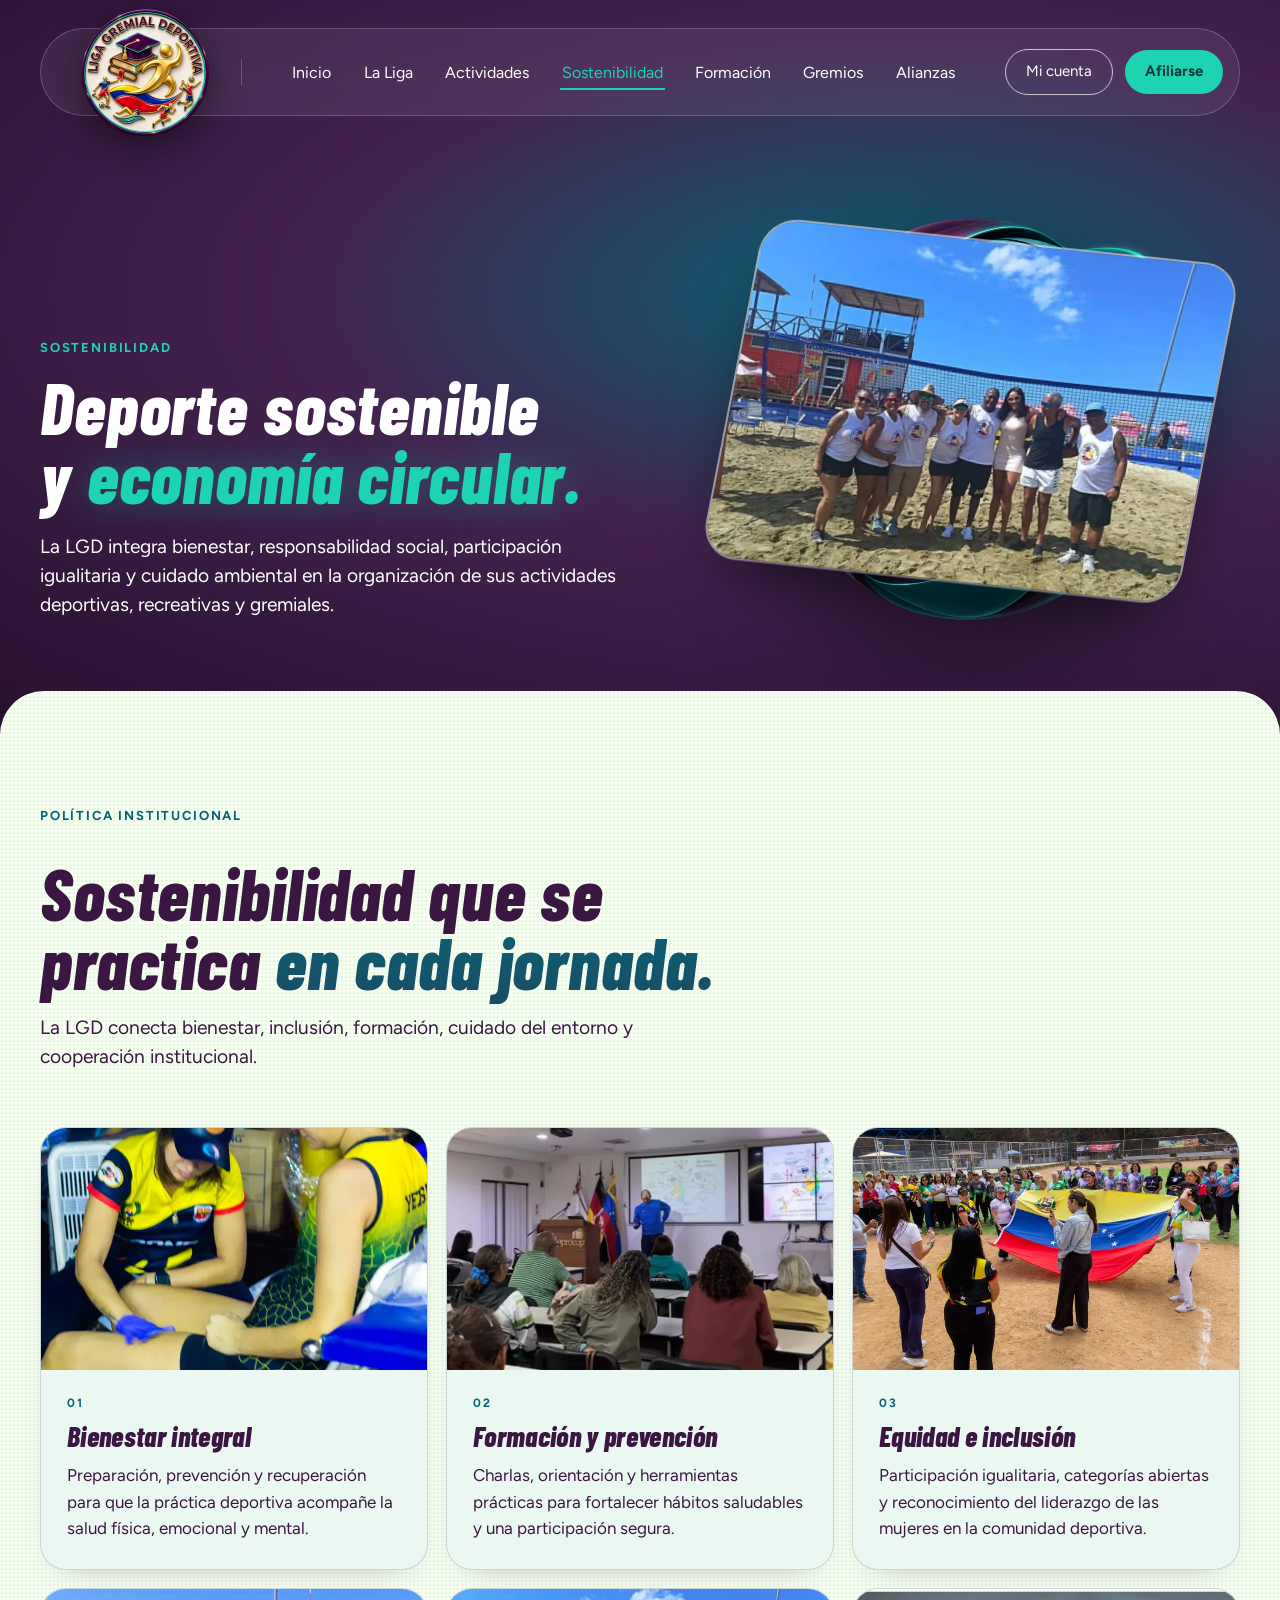
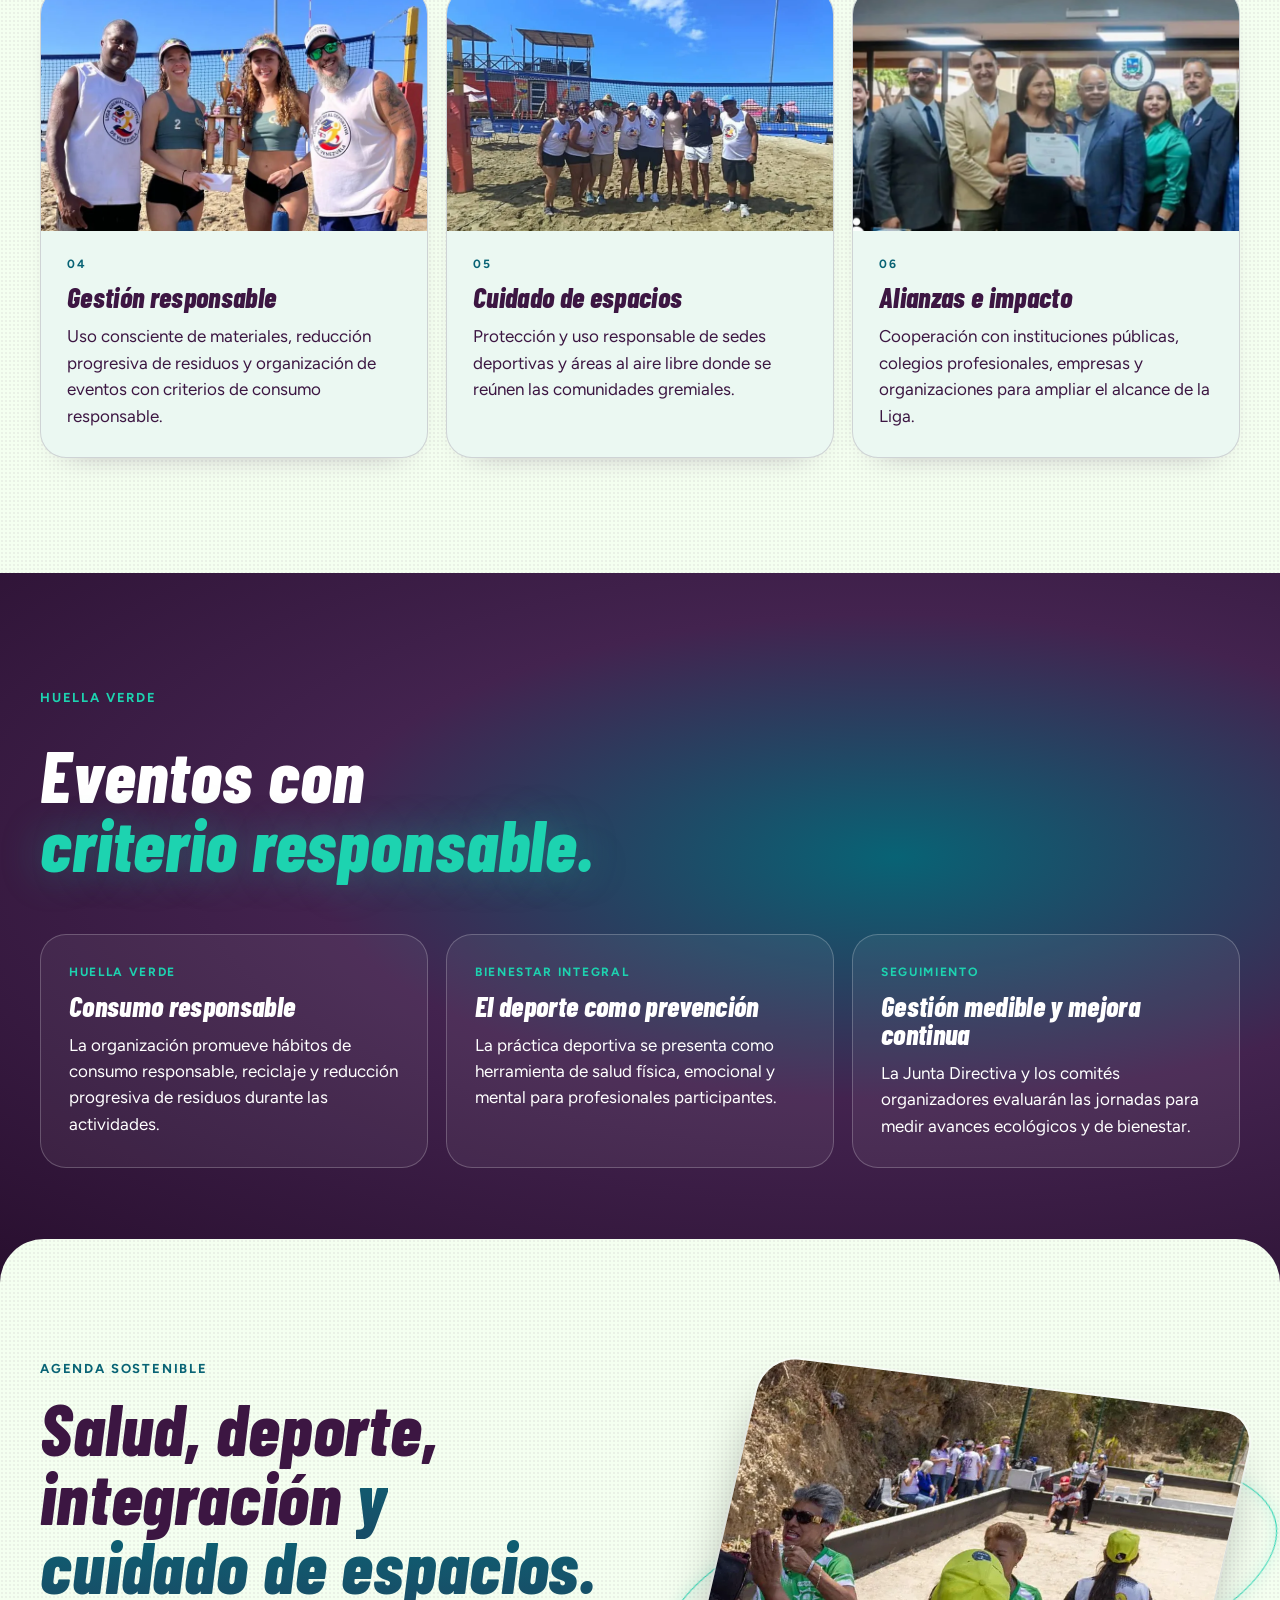
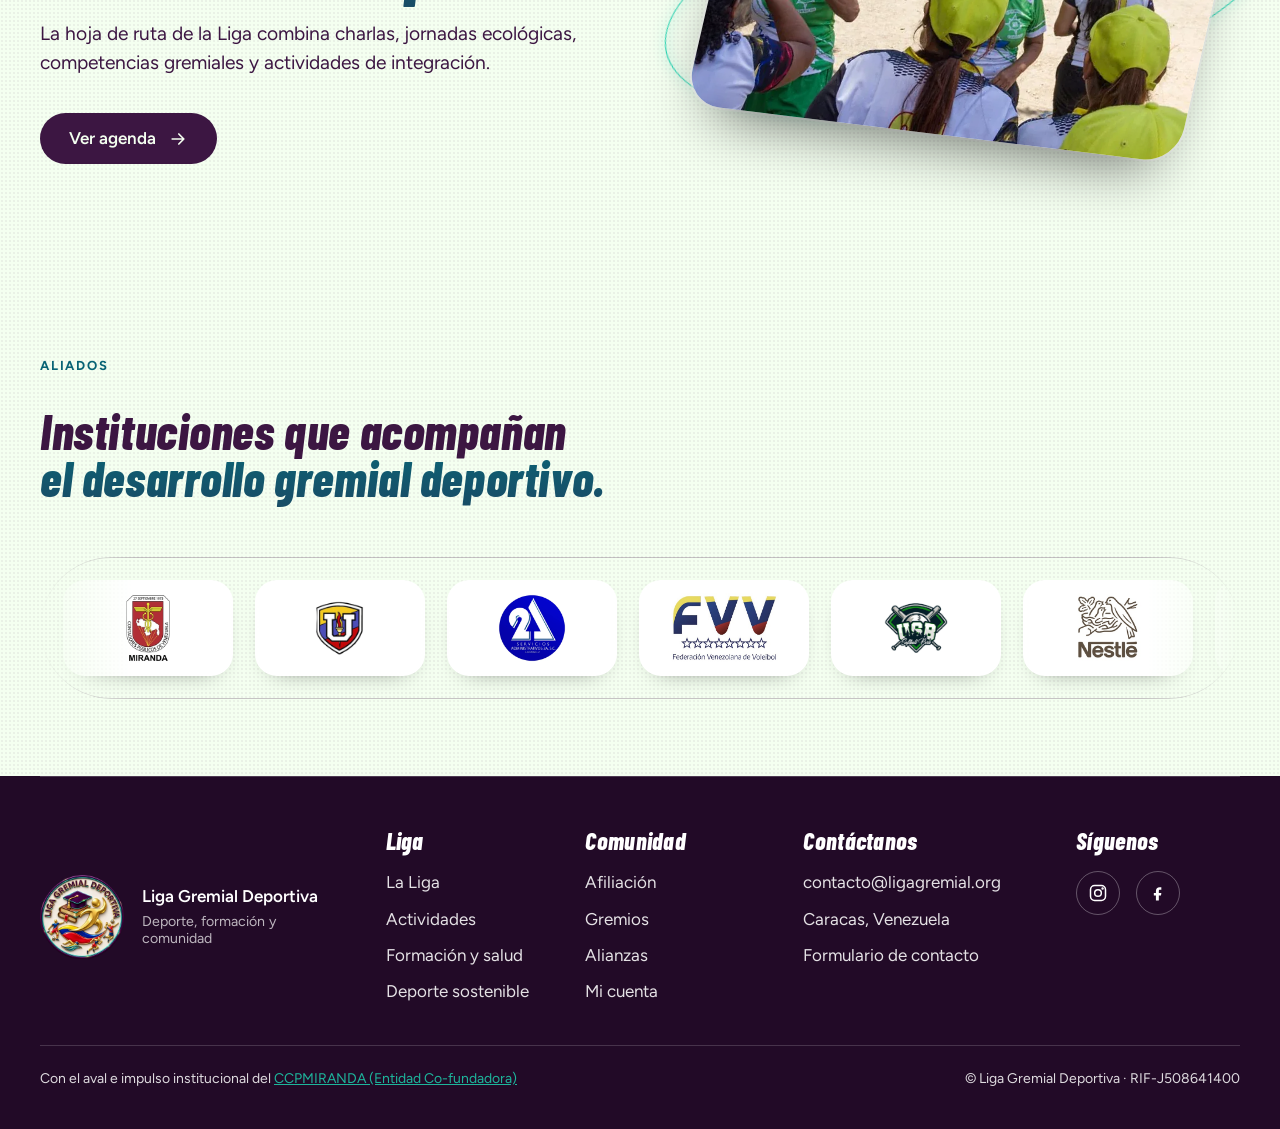
<file: deporte-sostenible.html>
<!doctype html>
<html lang="es">
  <head>
    <meta charset="UTF-8" />
    <meta name="robots" content="noindex, nofollow" />
    <meta name="viewport" content="width=device-width, initial-scale=1.0" />
    <title>Deporte sostenible y economía circular | LGD</title>
    <meta name="description" content="Deporte sostenible, economía circular, salud, equidad, alianzas y responsabilidad ambiental dentro del modelo de desarrollo de la Liga Gremial Deportiva." />
    <meta name="keywords" content="LGD, Liga Gremial Deportiva, Liga Gremial, LGD Venezuela, LGD VNZLA, ligagremial.org, liga gremial deportiva venezuela, deporte gremial, deporte gremial Venezuela, deportes gremiales, liga deportiva gremial" />
    <meta name="theme-color" content="#3c1642" />
    <meta name="color-scheme" content="light" />
    <meta name="application-name" content="Liga Gremial Deportiva" />
    <meta name="apple-mobile-web-app-title" content="LGD" />
    <meta name="geo.region" content="VE" />
    <link rel="icon" type="image/png" href="./src/assets/lgd-real/favicon-lgd-round.png" />
    <link rel="apple-touch-icon" href="./src/assets/lgd-real/favicon-lgd-round.png" />
    <link rel="manifest" href="./site.webmanifest" />
    <meta property="og:type" content="website" />
    <meta property="og:site_name" content="Liga Gremial Deportiva" />
    <meta property="og:locale" content="es_VE" />
    <meta property="og:locale:alternate" content="en_US" />
    <meta property="og:title" content="Deporte sostenible y economía circular | LGD" />
    <meta property="og:description" content="Deporte sostenible, economía circular, salud, equidad, alianzas y responsabilidad ambiental dentro del modelo de desarrollo de la Liga Gremial Deportiva." />
    <meta property="og:url" content="https://ligagremial.org/deporte-sostenible.html" />
    <meta property="og:image" content="https://ligagremial.org/src/assets/generated/lgd-sostenibilidad-playa.png" />
    <meta property="og:image:alt" content="Liga Gremial Deportiva" />
    <meta name="twitter:card" content="summary_large_image" />
    <meta name="twitter:title" content="Deporte sostenible y economía circular | LGD" />
    <meta name="twitter:description" content="Deporte sostenible, economía circular, salud, equidad, alianzas y responsabilidad ambiental dentro del modelo de desarrollo de la Liga Gremial Deportiva." />
    <meta name="twitter:image" content="https://ligagremial.org/src/assets/generated/lgd-sostenibilidad-playa.png" />
    <script type="application/ld+json">
      {
        "@context": "https://schema.org",
        "@graph": [
          {
            "@type": "SportsOrganization",
            "@id": "https://ligagremial.org/#organization",
            "name": "Liga Gremial Deportiva",
            "alternateName": [
              "LGD",
              "Liga Gremial",
              "Liga Gremial Deportiva Venezuela",
              "LGD Venezuela",
              "LGD VNZLA",
              "ligagremial.org"
            ],
            "sameAs": [
              "https://www.instagram.com/lgdvnzla",
              "https://www.facebook.com/share/1KRpXBRXyN/"
            ],
            "url": "https://ligagremial.org/",
            "logo": "https://ligagremial.org/src/assets/lgd-real/logo-lgd-plano.jpg",
            "image": "https://ligagremial.org/src/assets/lgd-real/logo-lgd-plano.jpg",
            "taxID": "RIF-J508641400",
            "areaServed": {
              "@type": "Country",
              "name": "Venezuela"
            },
            "knowsAbout": [
              "deporte gremial",
              "deporte sostenible",
              "economía circular",
              "formación deportiva",
              "salud preventiva",
              "alianzas institucionales"
            ]
          },
          {
            "@type": "WebSite",
            "@id": "https://ligagremial.org/#website",
            "name": "Liga Gremial Deportiva",
            "url": "https://ligagremial.org/",
            "publisher": {
              "@id": "https://ligagremial.org/#organization"
            },
            "inLanguage": [
              "es",
              "en"
            ]
          },
          {
            "@type": "WebPage",
            "@id": "https://ligagremial.org/deporte-sostenible.html#webpage",
            "url": "https://ligagremial.org/deporte-sostenible.html",
            "name": "Deporte sostenible y economía circular | LGD",
            "description": "Deporte sostenible, economía circular, salud, equidad, alianzas y responsabilidad ambiental dentro del modelo de desarrollo de la Liga Gremial Deportiva.",
            "isPartOf": {
              "@id": "https://ligagremial.org/#website"
            },
            "about": {
              "@id": "https://ligagremial.org/#organization"
            },
            "inLanguage": "es",
            "primaryImageOfPage": {
              "@type": "ImageObject",
              "url": "https://ligagremial.org/src/assets/generated/lgd-sostenibilidad-playa.png"
            }
          },
          {
            "@type": "BreadcrumbList",
            "@id": "https://ligagremial.org/deporte-sostenible.html#breadcrumb",
            "itemListElement": [
              {
                "@type": "ListItem",
                "position": 1,
                "name": "Inicio",
                "item": "https://ligagremial.org/"
              },
              {
                "@type": "ListItem",
                "position": 2,
                "name": "Deporte sostenible",
                "item": "https://ligagremial.org/deporte-sostenible.html"
              }
            ]
          }
        ]
      }
    </script>
    <link rel="preconnect" href="https://fonts.googleapis.com" />
    <link rel="preconnect" href="https://fonts.gstatic.com" crossorigin />
    <link href="https://fonts.googleapis.com/css2?family=Barlow+Condensed:ital,wght@0,600;0,700;0,800;0,900;1,600;1,700;1,800;1,900&amp;family=Figtree:ital,wght@0,400;0,500;0,600;0,700;1,400;1,500&amp;display=swap" rel="stylesheet" />
    <link rel="stylesheet" href="./lgd-tokens.css?v=20261113" />
    <link rel="stylesheet" href="./rediseno.css?v=20261114" />
    <script src="./rediseno.js?v=20261114" defer></script>
  </head>
  <body class="page-fade">
    <a class="skip-link" href="#contenido">Saltar al contenido</a>
    <header class="site-head">
      <nav class="nav-bar" aria-label="Navegación principal">
        <a class="brand" href="./index.html" aria-label="Liga Gremial Deportiva, inicio"><img class="" src="./src/assets/rediseno/logo-amatista-256.webp" alt="Logo de la Liga Gremial Deportiva" width="256" height="256" /></a>
        <ul class="nav-links"><li><a href="./index.html">Inicio</a></li><li><a href="./liga.html">La Liga</a></li><li><a href="./actividades.html">Actividades</a></li><li><a href="./deporte-sostenible.html" aria-current="page">Sostenibilidad</a></li><li><a href="./formacion-salud.html">Formación</a></li><li><a href="./gremios.html">Gremios</a></li><li><a href="./institucional.html">Alianzas</a></li></ul>
        <div class="nav-actions"><a class="nav-account" href="https://ligagremial.org/cuenta.html">Mi cuenta</a><a class="nav-join" href="./comunidad-afiliacion.html">Afiliarse</a></div>
        <button class="nav-toggle" type="button" aria-label="Abrir menú" aria-expanded="false" aria-controls="menu-movil"><span></span></button>
      </nav>
      <div class="nav-panel" id="menu-movil">
        <ul><li><a href="./index.html">Inicio</a></li><li><a href="./liga.html">La Liga</a></li><li><a href="./actividades.html">Actividades</a></li><li><a href="./deporte-sostenible.html" aria-current="page">Sostenibilidad</a></li><li><a href="./formacion-salud.html">Formación</a></li><li><a href="./gremios.html">Gremios</a></li><li><a href="./institucional.html">Alianzas</a></li><li><a href="./comunidad-afiliacion.html">Afiliación</a></li><li><a href="./contacto.html">Contacto</a></li></ul>
        <div class="btn-row"><a class="btn btn-ghost" href="https://ligagremial.org/cuenta.html">Mi cuenta</a><a class="btn btn-accent" href="./comunidad-afiliacion.html">Afiliarse</a></div>
      </div>
    </header>
    <main id="contenido">
      <section class="dark page-hero">
        <div class="wrap split">
          <div data-reveal>
            <span class="eyebrow">Sostenibilidad</span>
            <h1 class="display display-lg">Deporte sostenible y <span class="accent">economía circular.</span></h1>
            <p class="lead">La LGD integra bienestar, responsabilidad social, participación igualitaria y cuidado ambiental en la organización de sus actividades deportivas, recreativas y gremiales.</p>
            
          </div>
          <div class="stage" data-reveal="zoom" style="aspect-ratio: 1 / .78">
            <img class="sphere " data-depth="0.5" src="./src/assets/rediseno/esfera-amatista-900.webp" srcset="./src/assets/rediseno/esfera-amatista-900.webp 900w, ./src/assets/rediseno/esfera-amatista.webp 1159w" sizes="(min-width: 1024px) 680px, 90vw" alt="" aria-hidden="true" width="900" height="801" />
            <div class="photo-tilt" style="position:absolute;inset:4% 2% 10%">
              <figure data-depth="0.25" style="transform: translate3d(var(--px,0),var(--py,0),0) rotate(6deg) skewX(-5deg)"><img style="object-position:50% 45%" src="./src/assets/rediseno/fotos/playa-03.webp" alt="Participantes de la Liga en una jornada deportiva en la playa" /></figure>
            </div>
          </div>
        </div>
      </section>

      <section class="paper sec lift" aria-labelledby="policy-title">
        <div class="wrap">
          <div class="sec-head" data-reveal><span class="eyebrow">Política institucional</span><h2 class="display display-lg" id="policy-title">Sostenibilidad que se practica <span class="grad">en cada jornada.</span></h2>
            <p class="lead">La LGD conecta bienestar, inclusión, formación, cuidado del entorno y cooperación institucional.</p></div>
          <div class="cards cards-3"><article class="card card-photo" data-reveal data-tilt style="--d:0.0s"><img style="object-position:50% 48%" src="./src/assets/rediseno/fotos/fisioterapia-01.webp" alt="Atención de fisioterapia durante una jornada deportiva" loading="lazy" /><div class="card-body"><span class="kicker">01</span><h3>Bienestar integral</h3><p>Preparación, prevención y recuperación para que la práctica deportiva acompañe la salud física, emocional y mental.</p></div></article><article class="card card-photo" data-reveal data-tilt style="--d:0.08s"><img style="object-position:50% 62%" src="./src/assets/rediseno/fotos/charlas-01.webp" alt="Charla formativa con profesionales y participantes" loading="lazy" /><div class="card-body"><span class="kicker">02</span><h3>Formación y prevención</h3><p>Charlas, orientación y herramientas prácticas para fortalecer hábitos saludables y una participación segura.</p></div></article><article class="card card-photo" data-reveal data-tilt style="--d:0.16s"><img style="object-position:50% 35%" src="./src/assets/rediseno/fotos/evento-dia-mujer.webp" alt="Mujeres participantes en una jornada deportiva gremial" loading="lazy" /><div class="card-body"><span class="kicker">03</span><h3>Equidad e inclusión</h3><p>Participación igualitaria, categorías abiertas y reconocimiento del liderazgo de las mujeres en la comunidad deportiva.</p></div></article><article class="card card-photo" data-reveal data-tilt style="--d:0.0s"><img style="object-position:50% 32%" src="./src/assets/rediseno/fotos/playa-04.webp" alt="Organización de una actividad deportiva de LGD en la playa" loading="lazy" /><div class="card-body"><span class="kicker">04</span><h3>Gestión responsable</h3><p>Uso consciente de materiales, reducción progresiva de residuos y organización de eventos con criterios de consumo responsable.</p></div></article><article class="card card-photo" data-reveal data-tilt style="--d:0.08s"><img style="object-position:50% 45%" src="./src/assets/rediseno/fotos/playa-03.webp" alt="Participantes de LGD en una jornada de voleibol de playa" loading="lazy" /><div class="card-body"><span class="kicker">05</span><h3>Cuidado de espacios</h3><p>Protección y uso responsable de sedes deportivas y áreas al aire libre donde se reúnen las comunidades gremiales.</p></div></article><article class="card card-photo" data-reveal data-tilt style="--d:0.16s"><img src="./src/assets/rediseno/fotos/reconocimientos-05.webp" alt="Representantes institucionales durante un acto de reconocimiento" loading="lazy" /><div class="card-body"><span class="kicker">06</span><h3>Alianzas e impacto</h3><p>Cooperación con instituciones públicas, colegios profesionales, empresas y organizaciones para ampliar el alcance de la Liga.</p></div></article></div>
        </div>
      </section>

      <section class="dark sec" aria-labelledby="huella-title">
        <div class="wrap">
          <div class="sec-head" data-reveal><span class="eyebrow">Huella verde</span><h2 class="display display-lg" id="huella-title">Eventos con <span class="accent">criterio responsable.</span></h2></div>
          <div class="cards">
            <article class="card" data-reveal style="--d:0s"><span class="kicker">Huella verde</span><h3>Consumo responsable</h3><p>La organización promueve hábitos de consumo responsable, reciclaje y reducción progresiva de residuos durante las actividades.</p></article>
            <article class="card" data-reveal style="--d:0.08s"><span class="kicker">Bienestar integral</span><h3>El deporte como prevención</h3><p>La práctica deportiva se presenta como herramienta de salud física, emocional y mental para profesionales participantes.</p></article>
            <article class="card" data-reveal style="--d:0.16s"><span class="kicker">Seguimiento</span><h3>Gestión medible y mejora continua</h3><p>La Junta Directiva y los comités organizadores evaluarán las jornadas para medir avances ecológicos y de bienestar.</p></article>
          </div>
        </div>
      </section>

      <section class="paper sec lift" aria-labelledby="agenda-sostenible-title">
        <div class="wrap split">
          <div data-reveal>
            <span class="eyebrow">Agenda sostenible</span>
            <h2 class="display display-lg" id="agenda-sostenible-title">Salud, deporte, integración <span class="grad">y cuidado de espacios.</span></h2>
            <p class="lead" style="margin-top:20px">La hoja de ruta de la Liga combina charlas, jornadas ecológicas, competencias gremiales y actividades de integración.</p>
            <div class="btn-row"><a class="btn btn-ink" href="./actividades.html">Ver agenda<svg viewBox="0 0 24 24" fill="none" stroke="currentColor" stroke-width="2" stroke-linecap="round" stroke-linejoin="round" aria-hidden="true"><path d="M5 12h14M13 6l6 6-6 6"/></svg></a></div>
          </div>
          <div class="photo-tilt" data-reveal="zoom"><div class="ring"></div><figure><img style="object-position:50% 60%" src="./src/assets/rediseno/fotos/evento-bolas-criollas.webp" alt="Actividad comunitaria al aire libre de bolas criollas" loading="lazy" /></figure></div>
        </div>
      </section>

      <section class="paper sec-tight" aria-labelledby="aliados-title">
        <div class="wrap">
          <div class="sec-head" data-reveal><span class="eyebrow">Aliados</span><h2 class="display display-md" id="aliados-title">Instituciones que acompañan <span class="grad">el desarrollo gremial deportivo.</span></h2></div>
          <div class="logo-strip" data-reveal><ul class="logo-track" aria-label="Aliados institucionales"><li><img src="./src/assets/partners/ccp-miranda.webp" alt="Colegio de Contadores Públicos del Estado Miranda" loading="lazy" /></li><li><img src="./src/assets/partners/ucv-deportes.jpg" alt="UCV Deportes" loading="lazy" /></li><li><img src="./src/assets/partners/servicios-administrativos-2a.webp" alt="Servicios Administrativos 2A" loading="lazy" /></li><li><img src="./src/assets/partners/fvv.jpg" alt="Federación Venezolana de Voleibol" loading="lazy" /></li><li><img src="./src/assets/partners/usb-softball-park.jpg" alt="USB Softball Park" loading="lazy" /></li><li><img src="./src/assets/partners/nestle.jpg" alt="Nestlé" loading="lazy" /></li><li><img src="./src/assets/partners/urgent-care.jpg" alt="Urgent Care" loading="lazy" /></li><li><img src="./src/assets/partners/mbw-suministros.webp" alt="MBW Suministros" loading="lazy" /></li><li><img src="./src/assets/partners/suplych-llc.svg" alt="Suplych LLC" loading="lazy" /></li></ul></div>
        </div>
      </section>
    </main>
    <footer class="site-foot">
      <div class="foot-grid">
        <div class="foot-brand"><img class="" src="./src/assets/rediseno/logo-amatista-256.webp" alt="" width="256" height="256" /><p>Liga Gremial Deportiva<small>Deporte, formación y comunidad</small></p></div>
        <div><h4>Liga</h4><ul><li><a href="./liga.html">La Liga</a></li><li><a href="./actividades.html">Actividades</a></li><li><a href="./formacion-salud.html">Formación y salud</a></li><li><a href="./deporte-sostenible.html">Deporte sostenible</a></li></ul></div>
        <div><h4>Comunidad</h4><ul><li><a href="./comunidad-afiliacion.html">Afiliación</a></li><li><a href="./gremios.html">Gremios</a></li><li><a href="./institucional.html">Alianzas</a></li><li><a href="https://ligagremial.org/cuenta.html">Mi cuenta</a></li></ul></div>
        <div><h4>Contáctanos</h4><ul><li><a href="mailto:contacto@ligagremial.org">contacto@ligagremial.org</a></li><li><a href="./contacto.html">Caracas, Venezuela</a></li><li><a href="./contacto.html">Formulario de contacto</a></li></ul></div>
        <div><h4>Síguenos</h4><div class="social"><a href="https://www.instagram.com/lgdvnzla" target="_blank" rel="noopener noreferrer" aria-label="Instagram de la Liga Gremial Deportiva"><svg viewBox="0 0 24 24" fill="none" stroke="currentColor" stroke-width="1.8" stroke-linecap="round" stroke-linejoin="round" aria-hidden="true"><rect x="3" y="3" width="18" height="18" rx="5"/><circle cx="12" cy="12" r="4"/><circle cx="17.5" cy="6.5" r=".6" fill="currentColor"/></svg></a><a href="https://www.facebook.com/share/1KRpXBRXyN/" target="_blank" rel="noopener noreferrer" aria-label="Facebook de la Liga Gremial Deportiva"><svg viewBox="0 0 24 24" fill="currentColor" aria-hidden="true"><path d="M14 8h2V5h-2c-2.8 0-4.5 1.7-4.5 4.6V12H7v3h2.5v6H13v-6h2.6l.4-3h-3V9.7c0-1.1.4-1.7 1-1.7Z"/></svg></a></div></div>
      </div>
      <div class="foot-seal">
        <p>Con el aval e impulso institucional del <a href="./institucional.html#ccpmiranda">CCPMIRANDA (Entidad Co-fundadora)</a></p>
        <p>© Liga Gremial Deportiva · RIF-J508641400</p>
      </div>
    </footer>
    
  </body>
</html>
</file>
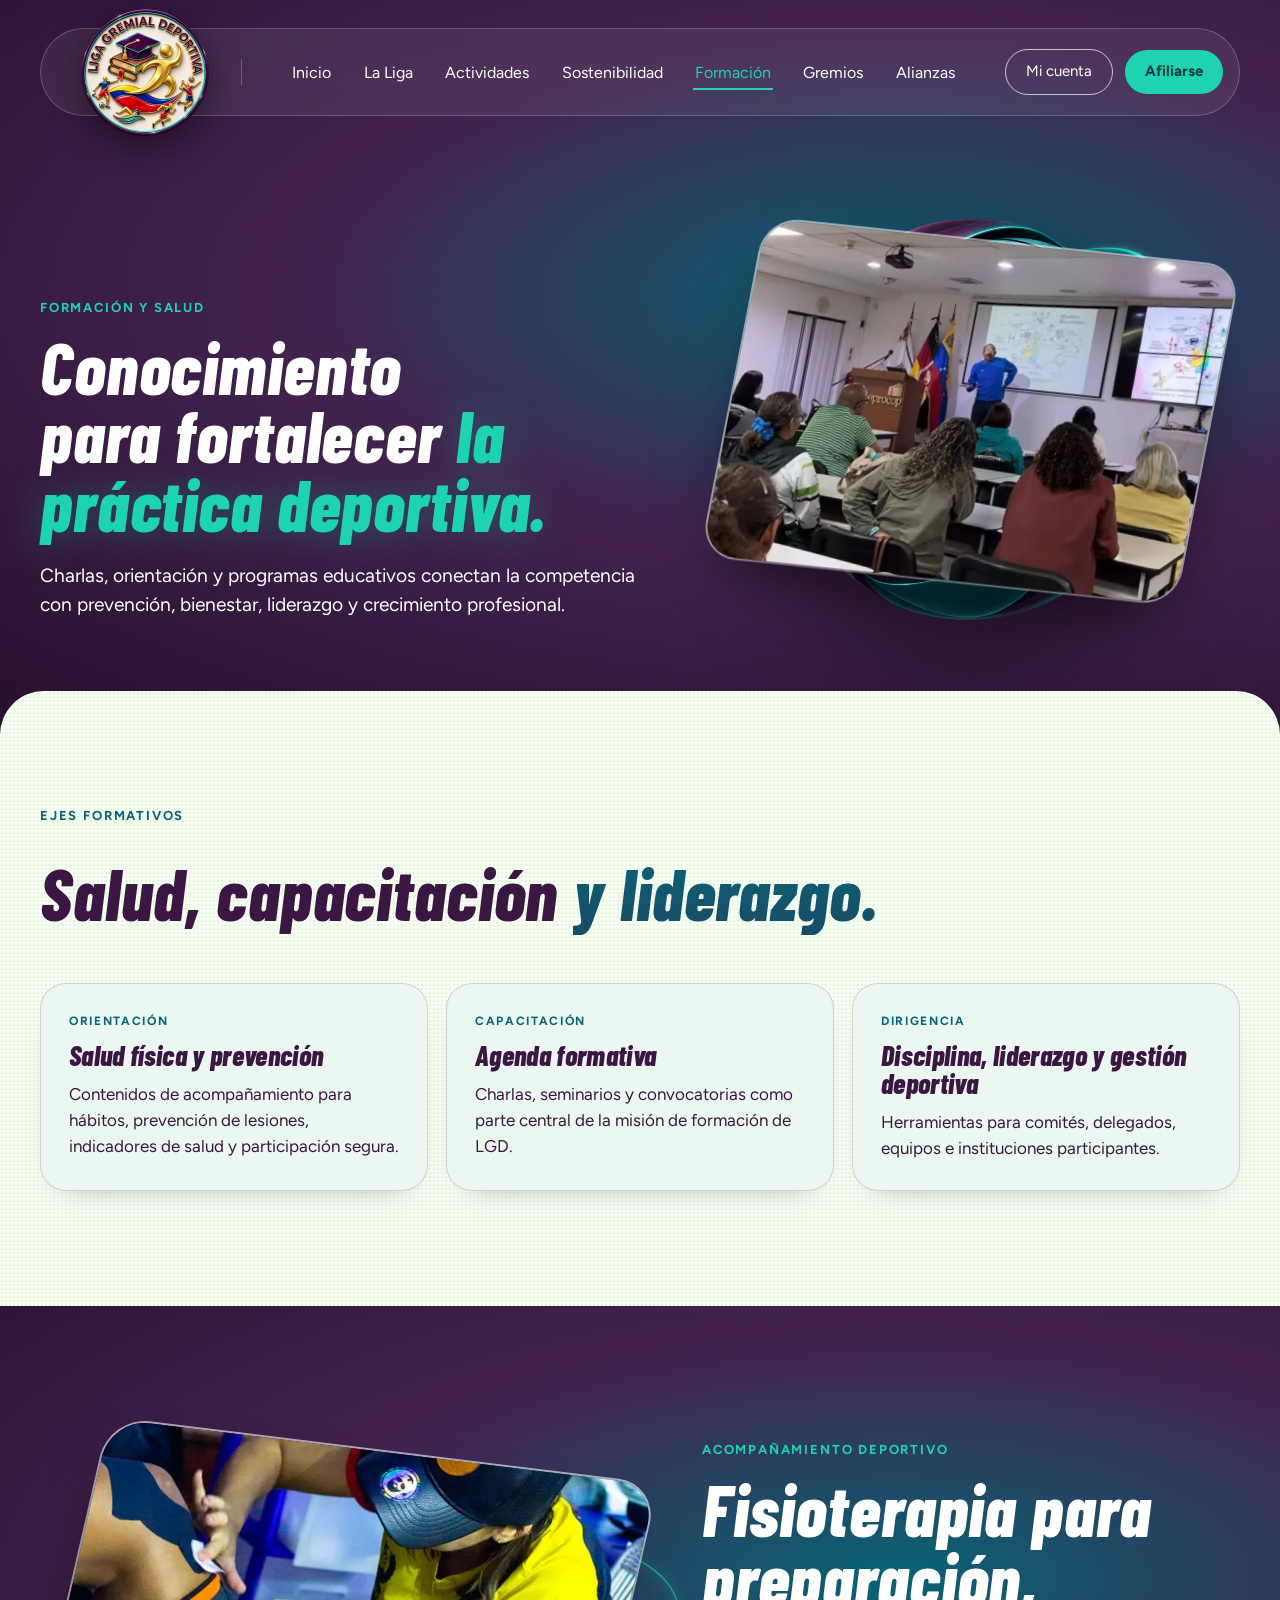
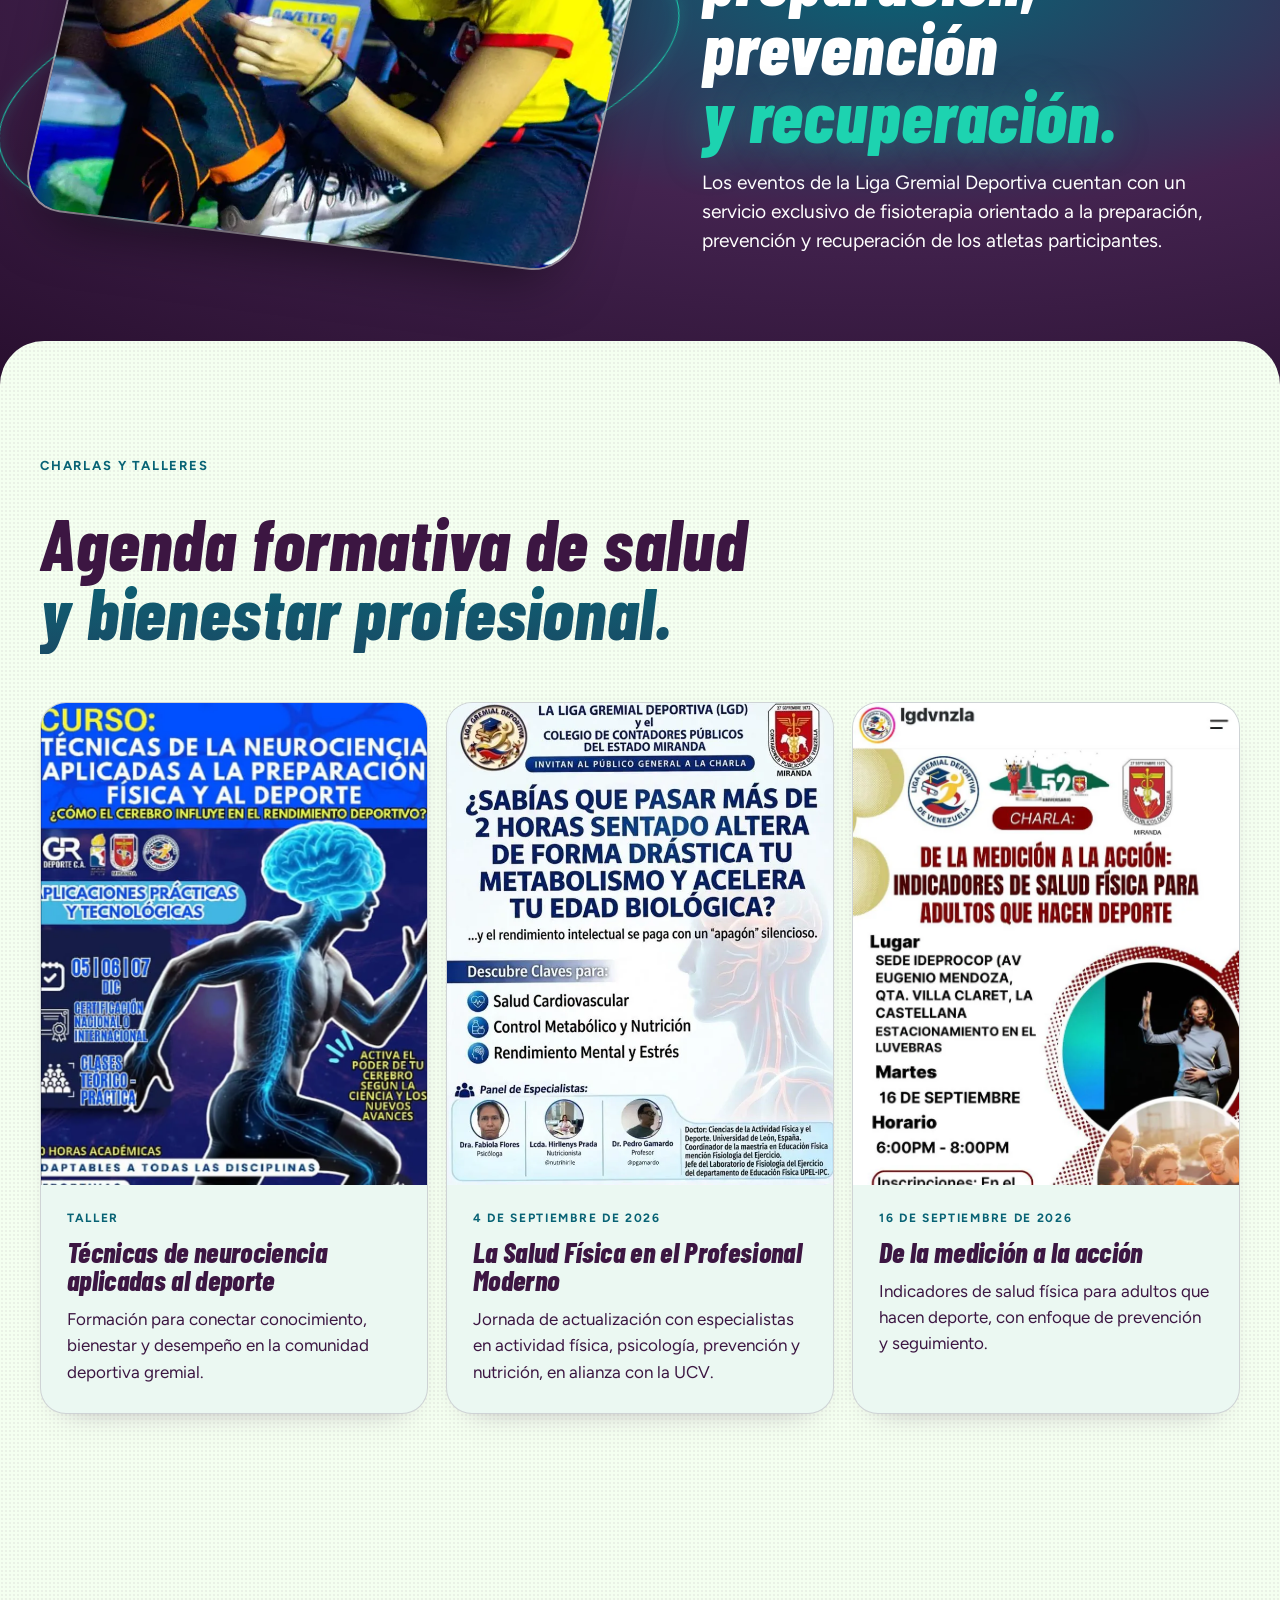
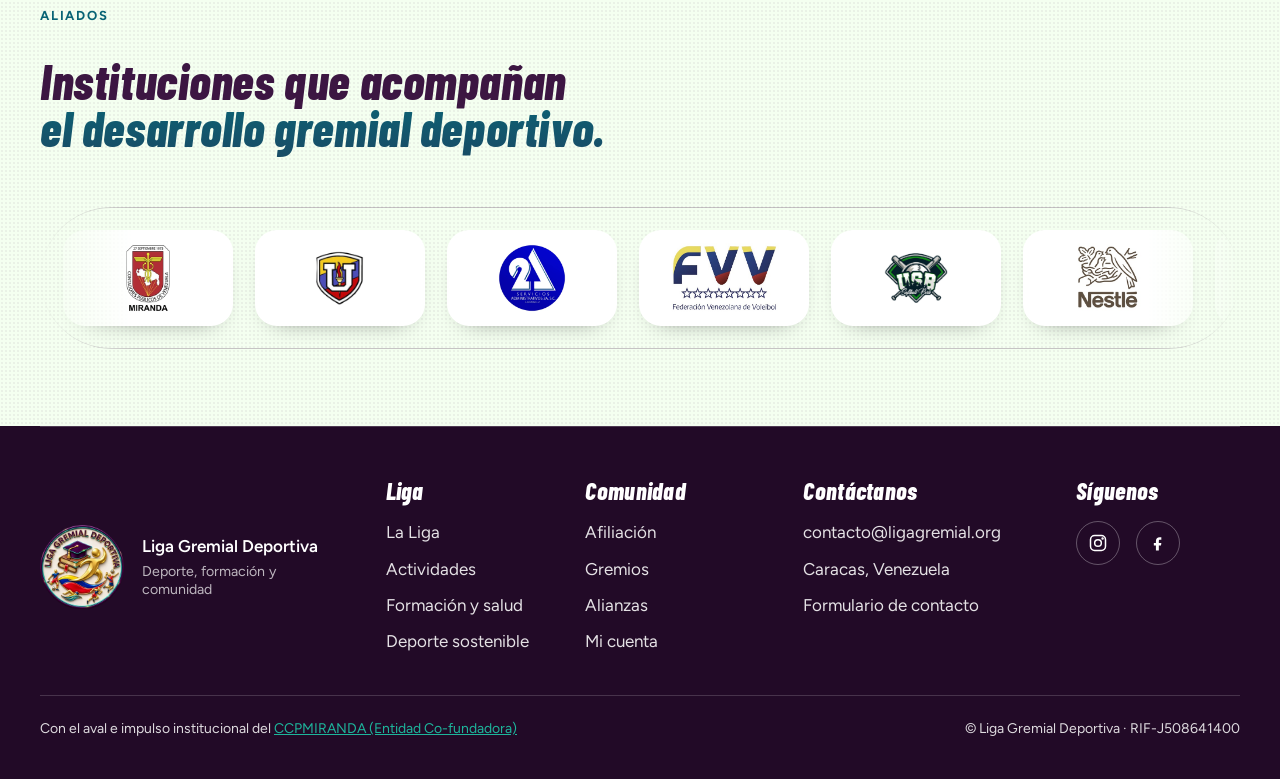
<file: formacion-salud.html>
<!doctype html>
<html lang="es">
  <head>
    <meta charset="UTF-8" />
    <meta name="robots" content="noindex, nofollow" />
    <meta name="viewport" content="width=device-width, initial-scale=1.0" />
    <title>Formación y salud | Liga Gremial Deportiva</title>
    <meta name="description" content="Programas de formación, orientación física, salud preventiva, capacitación y bienestar para la comunidad de la Liga Gremial Deportiva." />
    <meta name="keywords" content="LGD, Liga Gremial Deportiva, Liga Gremial, LGD Venezuela, LGD VNZLA, ligagremial.org, liga gremial deportiva venezuela, deporte gremial, deporte gremial Venezuela, deportes gremiales, liga deportiva gremial" />
    <meta name="theme-color" content="#3c1642" />
    <meta name="color-scheme" content="light" />
    <meta name="application-name" content="Liga Gremial Deportiva" />
    <meta name="apple-mobile-web-app-title" content="LGD" />
    <meta name="geo.region" content="VE" />
    <link rel="icon" type="image/png" href="./src/assets/lgd-real/favicon-lgd-round.png" />
    <link rel="apple-touch-icon" href="./src/assets/lgd-real/favicon-lgd-round.png" />
    <link rel="manifest" href="./site.webmanifest" />
    <meta property="og:type" content="website" />
    <meta property="og:site_name" content="Liga Gremial Deportiva" />
    <meta property="og:locale" content="es_VE" />
    <meta property="og:locale:alternate" content="en_US" />
    <meta property="og:title" content="Formación y salud | Liga Gremial Deportiva" />
    <meta property="og:description" content="Programas de formación, orientación física, salud preventiva, capacitación y bienestar para la comunidad de la Liga Gremial Deportiva." />
    <meta property="og:url" content="https://ligagremial.org/formacion-salud.html" />
    <meta property="og:image" content="https://ligagremial.org/src/assets/generated/lgd-formacion-salud-taller.png" />
    <meta property="og:image:alt" content="Liga Gremial Deportiva" />
    <meta name="twitter:card" content="summary_large_image" />
    <meta name="twitter:title" content="Formación y salud | Liga Gremial Deportiva" />
    <meta name="twitter:description" content="Programas de formación, orientación física, salud preventiva, capacitación y bienestar para la comunidad de la Liga Gremial Deportiva." />
    <meta name="twitter:image" content="https://ligagremial.org/src/assets/generated/lgd-formacion-salud-taller.png" />
    <script type="application/ld+json">
      {
        "@context": "https://schema.org",
        "@graph": [
          {
            "@type": "SportsOrganization",
            "@id": "https://ligagremial.org/#organization",
            "name": "Liga Gremial Deportiva",
            "alternateName": [
              "LGD",
              "Liga Gremial",
              "Liga Gremial Deportiva Venezuela",
              "LGD Venezuela",
              "LGD VNZLA",
              "ligagremial.org"
            ],
            "sameAs": [
              "https://www.instagram.com/lgdvnzla",
              "https://www.facebook.com/share/1KRpXBRXyN/"
            ],
            "url": "https://ligagremial.org/",
            "logo": "https://ligagremial.org/src/assets/lgd-real/logo-lgd-plano.jpg",
            "image": "https://ligagremial.org/src/assets/lgd-real/logo-lgd-plano.jpg",
            "taxID": "RIF-J508641400",
            "areaServed": {
              "@type": "Country",
              "name": "Venezuela"
            },
            "knowsAbout": [
              "deporte gremial",
              "deporte sostenible",
              "economía circular",
              "formación deportiva",
              "salud preventiva",
              "alianzas institucionales"
            ]
          },
          {
            "@type": "WebSite",
            "@id": "https://ligagremial.org/#website",
            "name": "Liga Gremial Deportiva",
            "url": "https://ligagremial.org/",
            "publisher": {
              "@id": "https://ligagremial.org/#organization"
            },
            "inLanguage": [
              "es",
              "en"
            ]
          },
          {
            "@type": "WebPage",
            "@id": "https://ligagremial.org/formacion-salud.html#webpage",
            "url": "https://ligagremial.org/formacion-salud.html",
            "name": "Formación y salud | Liga Gremial Deportiva",
            "description": "Programas de formación, orientación física, salud preventiva, capacitación y bienestar para la comunidad de la Liga Gremial Deportiva.",
            "isPartOf": {
              "@id": "https://ligagremial.org/#website"
            },
            "about": {
              "@id": "https://ligagremial.org/#organization"
            },
            "inLanguage": "es",
            "primaryImageOfPage": {
              "@type": "ImageObject",
              "url": "https://ligagremial.org/src/assets/generated/lgd-formacion-salud-taller.png"
            }
          },
          {
            "@type": "BreadcrumbList",
            "@id": "https://ligagremial.org/formacion-salud.html#breadcrumb",
            "itemListElement": [
              {
                "@type": "ListItem",
                "position": 1,
                "name": "Inicio",
                "item": "https://ligagremial.org/"
              },
              {
                "@type": "ListItem",
                "position": 2,
                "name": "Formación y salud",
                "item": "https://ligagremial.org/formacion-salud.html"
              }
            ]
          }
        ]
      }
    </script>
    <link rel="preconnect" href="https://fonts.googleapis.com" />
    <link rel="preconnect" href="https://fonts.gstatic.com" crossorigin />
    <link href="https://fonts.googleapis.com/css2?family=Barlow+Condensed:ital,wght@0,600;0,700;0,800;0,900;1,600;1,700;1,800;1,900&amp;family=Figtree:ital,wght@0,400;0,500;0,600;0,700;1,400;1,500&amp;display=swap" rel="stylesheet" />
    <link rel="stylesheet" href="./lgd-tokens.css?v=20261113" />
    <link rel="stylesheet" href="./rediseno.css?v=20261114" />
    <script src="./rediseno.js?v=20261114" defer></script>
  </head>
  <body class="page-fade">
    <a class="skip-link" href="#contenido">Saltar al contenido</a>
    <header class="site-head">
      <nav class="nav-bar" aria-label="Navegación principal">
        <a class="brand" href="./index.html" aria-label="Liga Gremial Deportiva, inicio"><img class="" src="./src/assets/rediseno/logo-amatista-256.webp" alt="Logo de la Liga Gremial Deportiva" width="256" height="256" /></a>
        <ul class="nav-links"><li><a href="./index.html">Inicio</a></li><li><a href="./liga.html">La Liga</a></li><li><a href="./actividades.html">Actividades</a></li><li><a href="./deporte-sostenible.html">Sostenibilidad</a></li><li><a href="./formacion-salud.html" aria-current="page">Formación</a></li><li><a href="./gremios.html">Gremios</a></li><li><a href="./institucional.html">Alianzas</a></li></ul>
        <div class="nav-actions"><a class="nav-account" href="https://ligagremial.org/cuenta.html">Mi cuenta</a><a class="nav-join" href="./comunidad-afiliacion.html">Afiliarse</a></div>
        <button class="nav-toggle" type="button" aria-label="Abrir menú" aria-expanded="false" aria-controls="menu-movil"><span></span></button>
      </nav>
      <div class="nav-panel" id="menu-movil">
        <ul><li><a href="./index.html">Inicio</a></li><li><a href="./liga.html">La Liga</a></li><li><a href="./actividades.html">Actividades</a></li><li><a href="./deporte-sostenible.html">Sostenibilidad</a></li><li><a href="./formacion-salud.html" aria-current="page">Formación</a></li><li><a href="./gremios.html">Gremios</a></li><li><a href="./institucional.html">Alianzas</a></li><li><a href="./comunidad-afiliacion.html">Afiliación</a></li><li><a href="./contacto.html">Contacto</a></li></ul>
        <div class="btn-row"><a class="btn btn-ghost" href="https://ligagremial.org/cuenta.html">Mi cuenta</a><a class="btn btn-accent" href="./comunidad-afiliacion.html">Afiliarse</a></div>
      </div>
    </header>
    <main id="contenido">
      <section class="dark page-hero">
        <div class="wrap split">
          <div data-reveal>
            <span class="eyebrow">Formación y salud</span>
            <h1 class="display display-lg">Conocimiento para fortalecer <span class="accent">la práctica deportiva.</span></h1>
            <p class="lead">Charlas, orientación y programas educativos conectan la competencia con prevención, bienestar, liderazgo y crecimiento profesional.</p>
            
          </div>
          <div class="stage" data-reveal="zoom" style="aspect-ratio: 1 / .78">
            <img class="sphere " data-depth="0.5" src="./src/assets/rediseno/esfera-amatista-900.webp" srcset="./src/assets/rediseno/esfera-amatista-900.webp 900w, ./src/assets/rediseno/esfera-amatista.webp 1159w" sizes="(min-width: 1024px) 680px, 90vw" alt="" aria-hidden="true" width="900" height="801" />
            <div class="photo-tilt" style="position:absolute;inset:4% 2% 10%">
              <figure data-depth="0.25" style="transform: translate3d(var(--px,0),var(--py,0),0) rotate(6deg) skewX(-5deg)"><img style="object-position:50% 62%" src="./src/assets/rediseno/fotos/charlas-01.webp" alt="Participantes en una charla de salud física de la Liga" /></figure>
            </div>
          </div>
        </div>
      </section>

      <section class="paper sec lift" aria-labelledby="ejes-title">
        <div class="wrap">
          <div class="sec-head" data-reveal><span class="eyebrow">Ejes formativos</span><h2 class="display display-lg" id="ejes-title">Salud, capacitación <span class="grad">y liderazgo.</span></h2></div>
          <div class="cards">
            <article class="card" data-reveal style="--d:0s"><span class="kicker">Orientación</span><h3>Salud física y prevención</h3><p>Contenidos de acompañamiento para hábitos, prevención de lesiones, indicadores de salud y participación segura.</p></article>
            <article class="card" data-reveal style="--d:0.08s"><span class="kicker">Capacitación</span><h3>Agenda formativa</h3><p>Charlas, seminarios y convocatorias como parte central de la misión de formación de LGD.</p></article>
            <article class="card" data-reveal style="--d:0.16s"><span class="kicker">Dirigencia</span><h3>Disciplina, liderazgo y gestión deportiva</h3><p>Herramientas para comités, delegados, equipos e instituciones participantes.</p></article>
          </div>
        </div>
      </section>

      <section class="dark sec" aria-labelledby="fisio-title">
        <div class="wrap split rev">
          <div data-reveal>
            <span class="eyebrow">Acompañamiento deportivo</span>
            <h2 class="display display-lg" id="fisio-title">Fisioterapia para preparación, prevención <span class="accent">y recuperación.</span></h2>
            <p class="lead" style="margin-top:20px">Los eventos de la Liga Gremial Deportiva cuentan con un servicio exclusivo de fisioterapia orientado a la preparación, prevención y recuperación de los atletas participantes.</p>
          </div>
          <div class="photo-tilt" data-reveal="zoom"><div class="ring"></div><figure><img style="object-position:50% 40%" src="./src/assets/rediseno/fotos/fisioterapia-02.webp" alt="Servicio de fisioterapia durante una actividad de LGD" loading="lazy" /></figure></div>
        </div>
      </section>

      <section class="paper sec lift" aria-labelledby="charlas-title">
        <div class="wrap">
          <div class="sec-head" data-reveal><span class="eyebrow">Charlas y talleres</span><h2 class="display display-lg" id="charlas-title">Agenda formativa de salud <span class="grad">y bienestar profesional.</span></h2></div>
          <div class="cards"><article class="card card-photo" data-reveal data-tilt style="--d:0.0s"><img src="./src/assets/rediseno/fotos/charla-neurociencia-20260929.webp" alt="Convocatoria del Taller de Neurociencia de la Liga" loading="lazy" style="aspect-ratio:4/5;object-position:top" /><div class="card-body"><span class="kicker">Taller</span><h3>Técnicas de neurociencia aplicadas al deporte</h3><p>Formación para conectar conocimiento, bienestar y desempeño en la comunidad deportiva gremial.</p></div></article><article class="card card-photo" data-reveal data-tilt style="--d:0.08s"><img src="./src/assets/rediseno/fotos/charla-lgd-02.webp" alt="Convocatoria La Salud Física en el Profesional Moderno" loading="lazy" style="aspect-ratio:4/5;object-position:top" /><div class="card-body"><span class="kicker">4 de septiembre de 2026</span><h3>La Salud Física en el Profesional Moderno</h3><p>Jornada de actualización con especialistas en actividad física, psicología, prevención y nutrición, en alianza con la UCV.</p></div></article><article class="card card-photo" data-reveal data-tilt style="--d:0.16s"><img src="./src/assets/rediseno/fotos/charla-lgd-01.webp" alt="Convocatoria De la medición a la acción" loading="lazy" style="aspect-ratio:4/5;object-position:top" /><div class="card-body"><span class="kicker">16 de septiembre de 2026</span><h3>De la medición a la acción</h3><p>Indicadores de salud física para adultos que hacen deporte, con enfoque de prevención y seguimiento.</p></div></article></div>
        </div>
      </section>

      <section class="paper sec-tight" aria-labelledby="aliados-title">
        <div class="wrap">
          <div class="sec-head" data-reveal><span class="eyebrow">Aliados</span><h2 class="display display-md" id="aliados-title">Instituciones que acompañan <span class="grad">el desarrollo gremial deportivo.</span></h2></div>
          <div class="logo-strip" data-reveal><ul class="logo-track" aria-label="Aliados institucionales"><li><img src="./src/assets/partners/ccp-miranda.webp" alt="Colegio de Contadores Públicos del Estado Miranda" loading="lazy" /></li><li><img src="./src/assets/partners/ucv-deportes.jpg" alt="UCV Deportes" loading="lazy" /></li><li><img src="./src/assets/partners/servicios-administrativos-2a.webp" alt="Servicios Administrativos 2A" loading="lazy" /></li><li><img src="./src/assets/partners/fvv.jpg" alt="Federación Venezolana de Voleibol" loading="lazy" /></li><li><img src="./src/assets/partners/usb-softball-park.jpg" alt="USB Softball Park" loading="lazy" /></li><li><img src="./src/assets/partners/nestle.jpg" alt="Nestlé" loading="lazy" /></li><li><img src="./src/assets/partners/urgent-care.jpg" alt="Urgent Care" loading="lazy" /></li><li><img src="./src/assets/partners/mbw-suministros.webp" alt="MBW Suministros" loading="lazy" /></li><li><img src="./src/assets/partners/suplych-llc.svg" alt="Suplych LLC" loading="lazy" /></li></ul></div>
        </div>
      </section>
    </main>
    <footer class="site-foot">
      <div class="foot-grid">
        <div class="foot-brand"><img class="" src="./src/assets/rediseno/logo-amatista-256.webp" alt="" width="256" height="256" /><p>Liga Gremial Deportiva<small>Deporte, formación y comunidad</small></p></div>
        <div><h4>Liga</h4><ul><li><a href="./liga.html">La Liga</a></li><li><a href="./actividades.html">Actividades</a></li><li><a href="./formacion-salud.html">Formación y salud</a></li><li><a href="./deporte-sostenible.html">Deporte sostenible</a></li></ul></div>
        <div><h4>Comunidad</h4><ul><li><a href="./comunidad-afiliacion.html">Afiliación</a></li><li><a href="./gremios.html">Gremios</a></li><li><a href="./institucional.html">Alianzas</a></li><li><a href="https://ligagremial.org/cuenta.html">Mi cuenta</a></li></ul></div>
        <div><h4>Contáctanos</h4><ul><li><a href="mailto:contacto@ligagremial.org">contacto@ligagremial.org</a></li><li><a href="./contacto.html">Caracas, Venezuela</a></li><li><a href="./contacto.html">Formulario de contacto</a></li></ul></div>
        <div><h4>Síguenos</h4><div class="social"><a href="https://www.instagram.com/lgdvnzla" target="_blank" rel="noopener noreferrer" aria-label="Instagram de la Liga Gremial Deportiva"><svg viewBox="0 0 24 24" fill="none" stroke="currentColor" stroke-width="1.8" stroke-linecap="round" stroke-linejoin="round" aria-hidden="true"><rect x="3" y="3" width="18" height="18" rx="5"/><circle cx="12" cy="12" r="4"/><circle cx="17.5" cy="6.5" r=".6" fill="currentColor"/></svg></a><a href="https://www.facebook.com/share/1KRpXBRXyN/" target="_blank" rel="noopener noreferrer" aria-label="Facebook de la Liga Gremial Deportiva"><svg viewBox="0 0 24 24" fill="currentColor" aria-hidden="true"><path d="M14 8h2V5h-2c-2.8 0-4.5 1.7-4.5 4.6V12H7v3h2.5v6H13v-6h2.6l.4-3h-3V9.7c0-1.1.4-1.7 1-1.7Z"/></svg></a></div></div>
      </div>
      <div class="foot-seal">
        <p>Con el aval e impulso institucional del <a href="./institucional.html#ccpmiranda">CCPMIRANDA (Entidad Co-fundadora)</a></p>
        <p>© Liga Gremial Deportiva · RIF-J508641400</p>
      </div>
    </footer>
    
  </body>
</html>
</file>
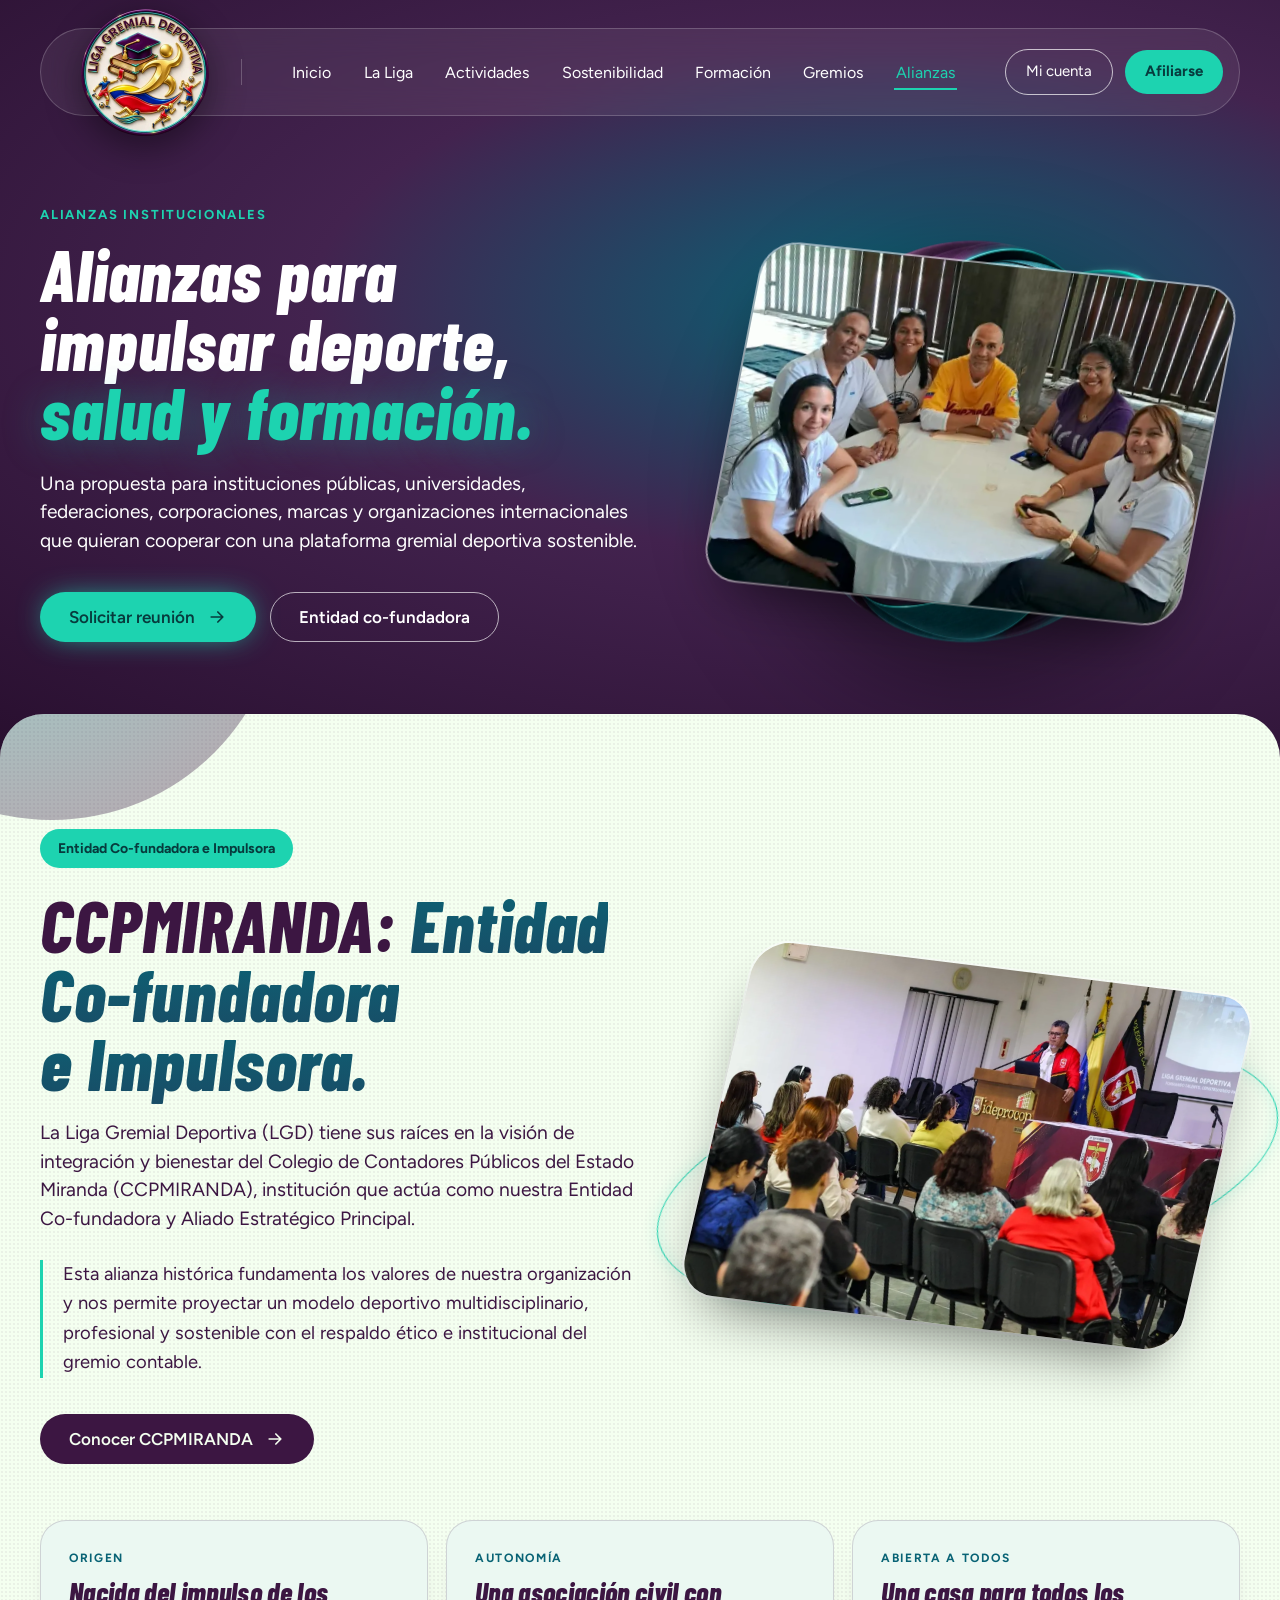
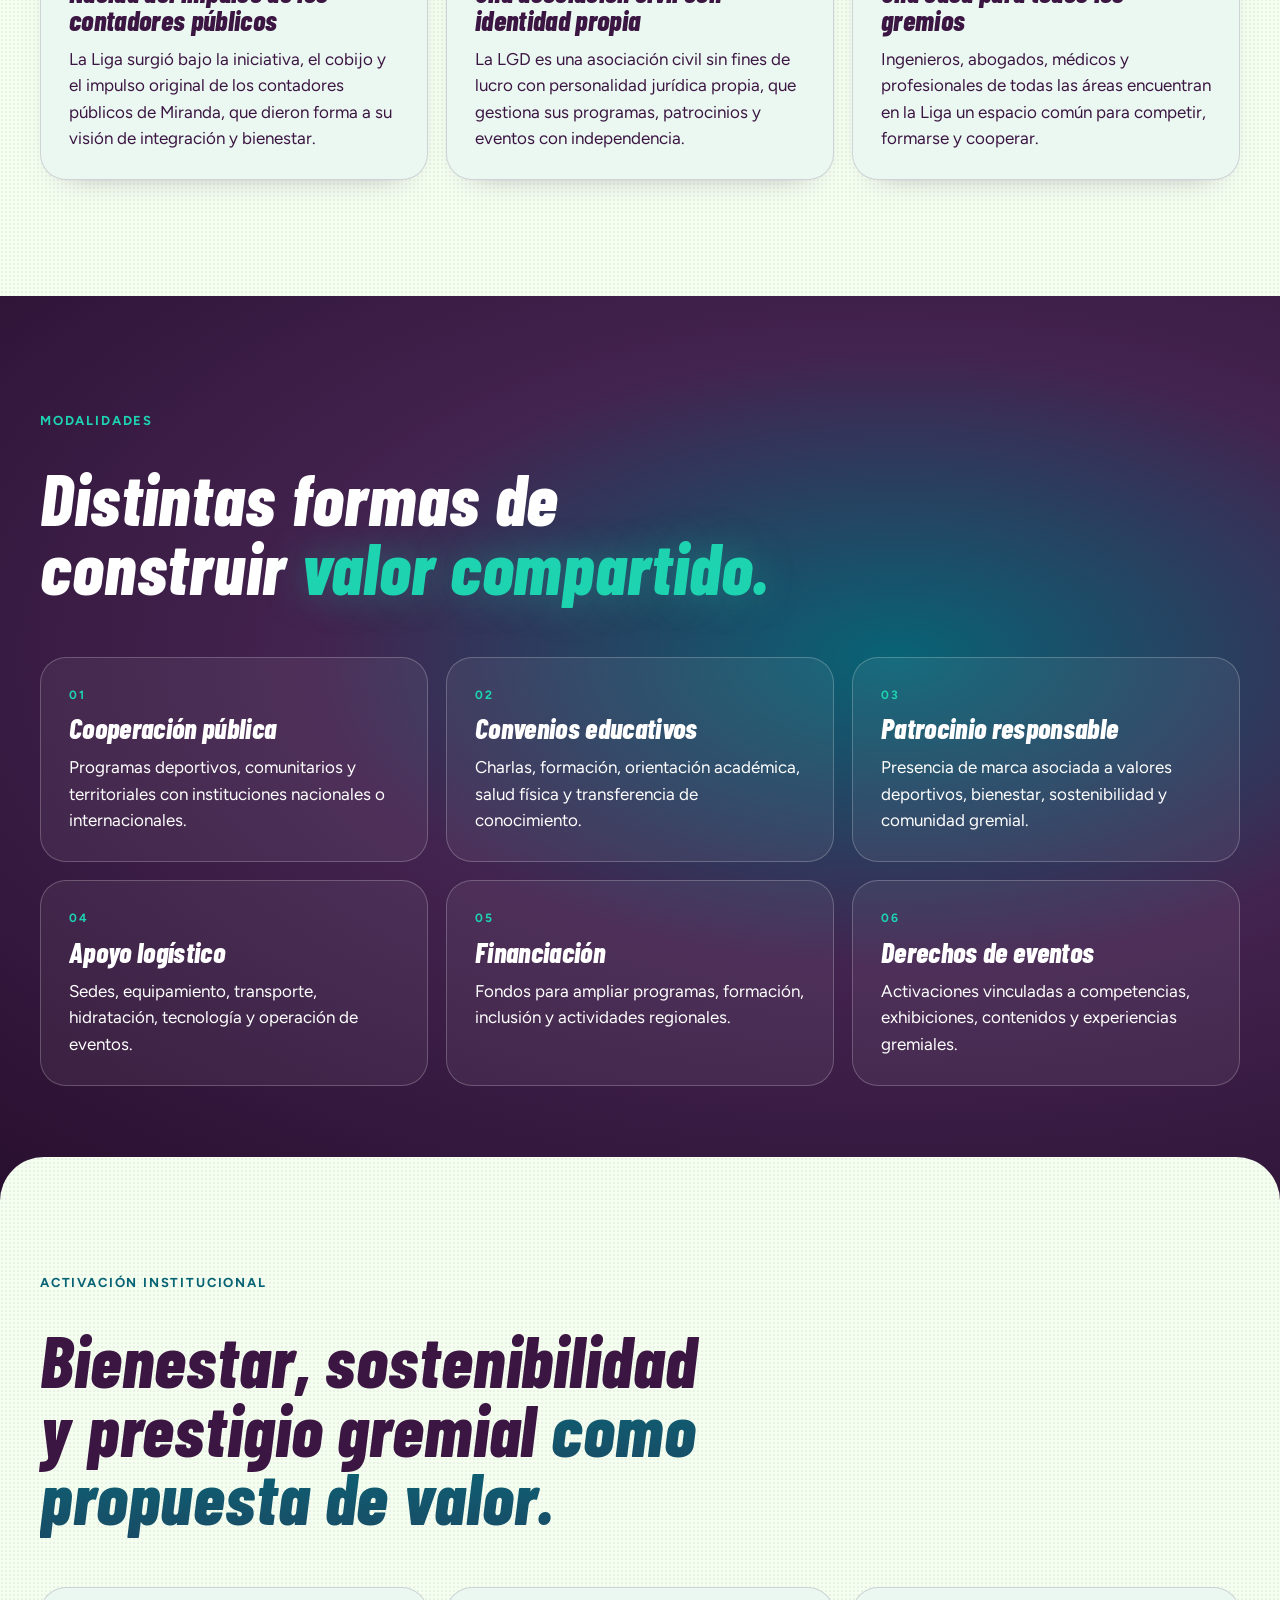
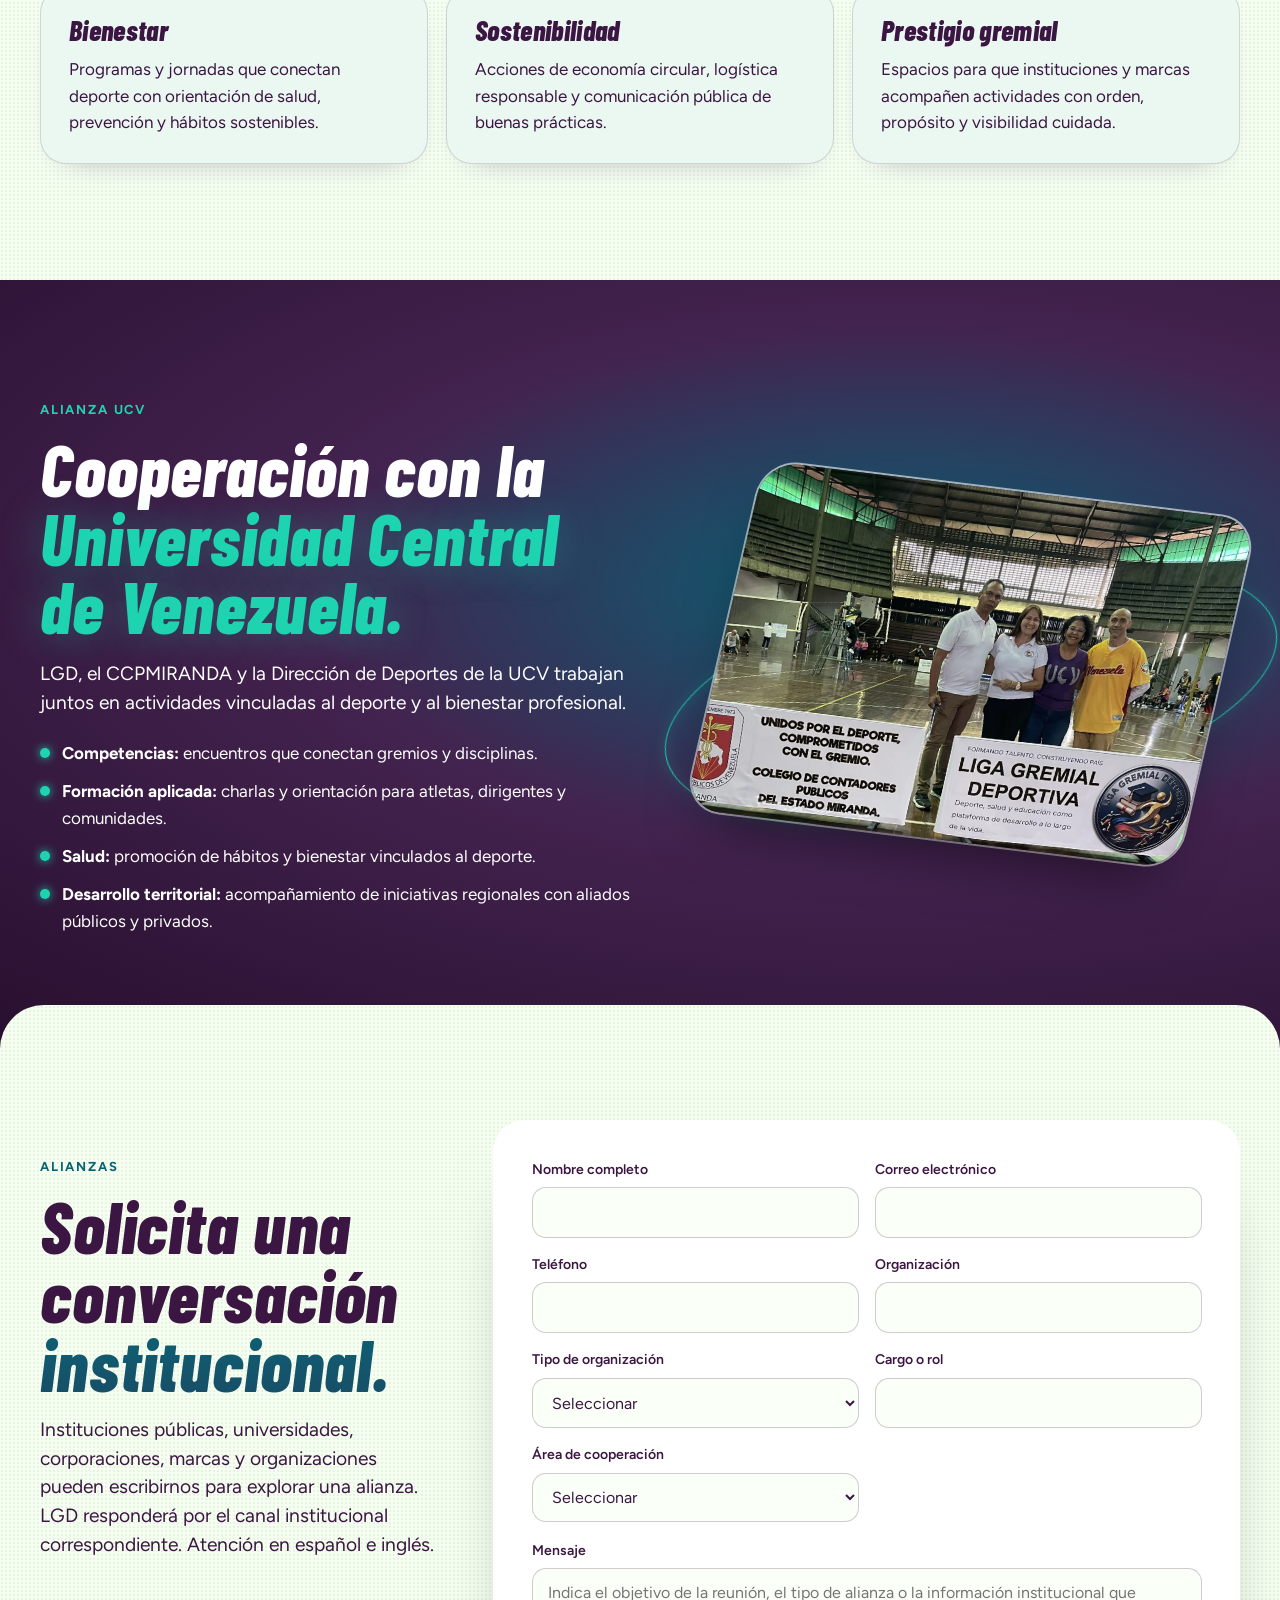
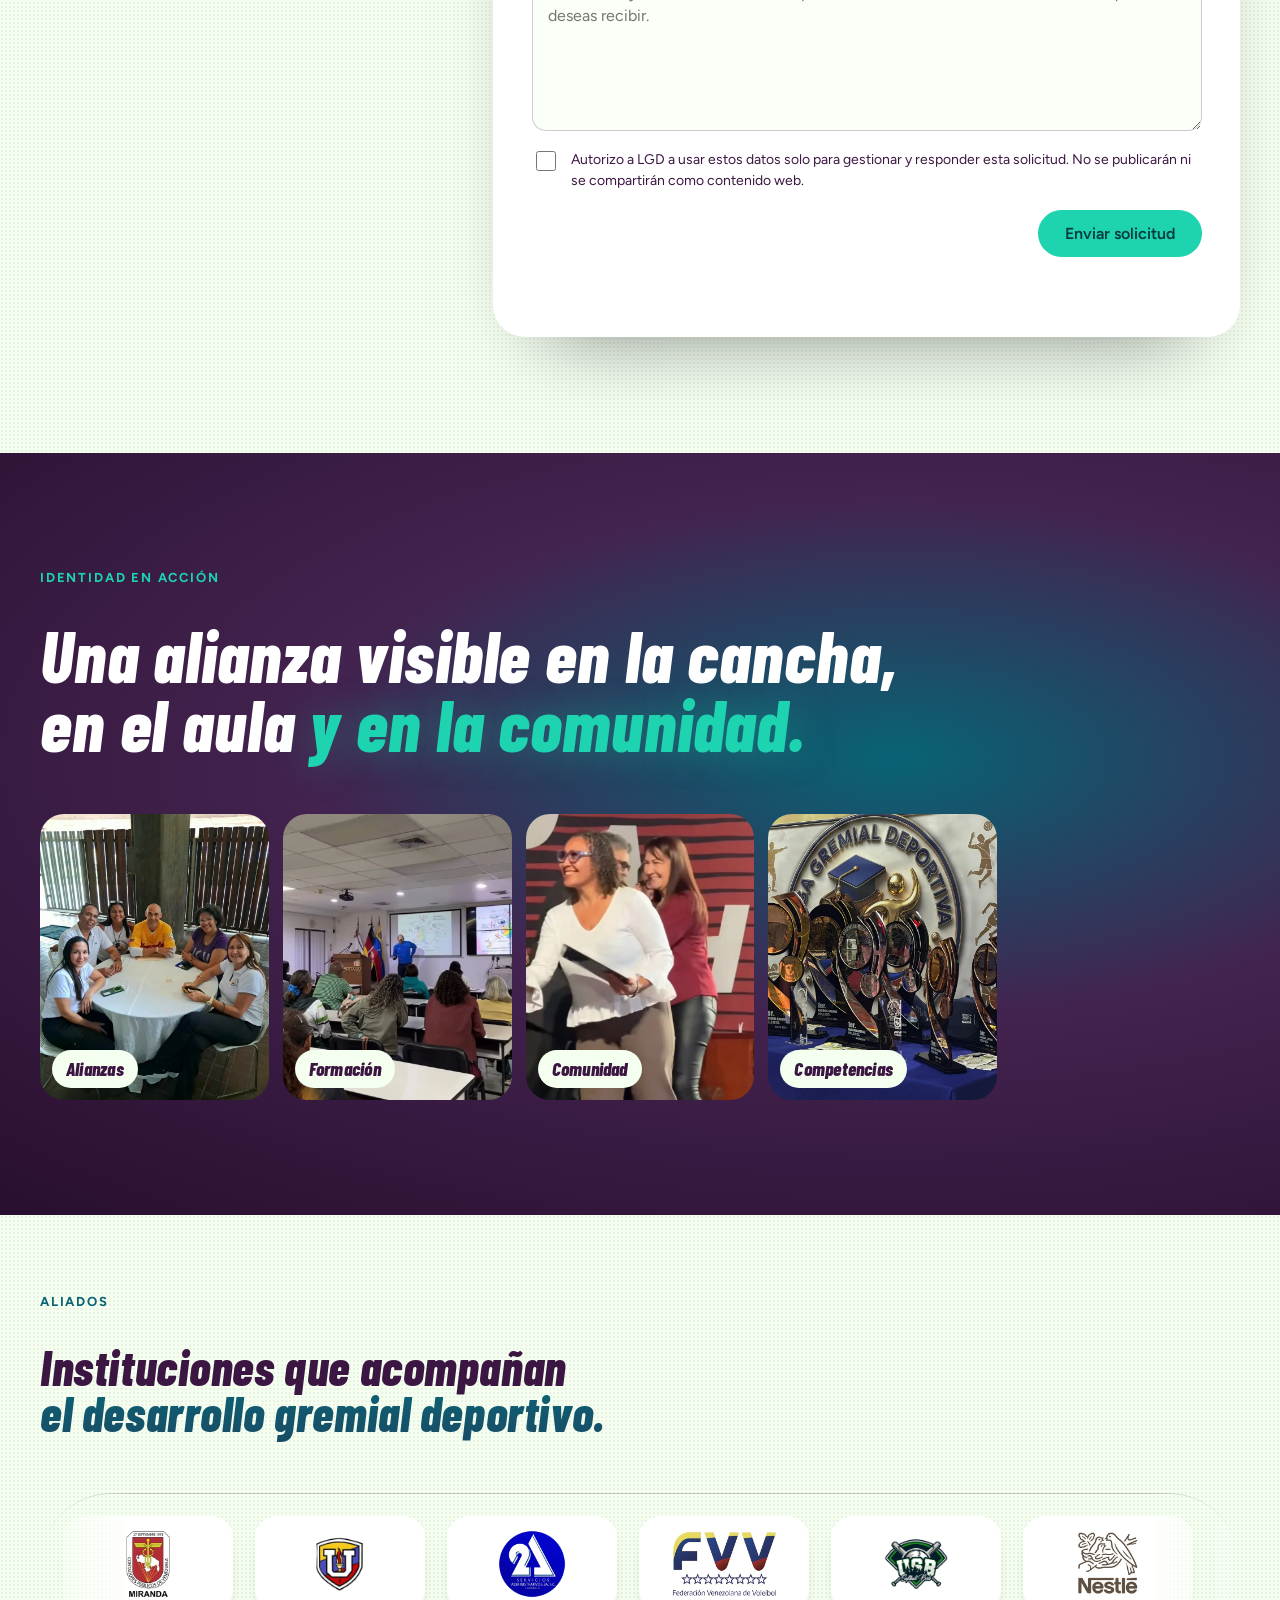
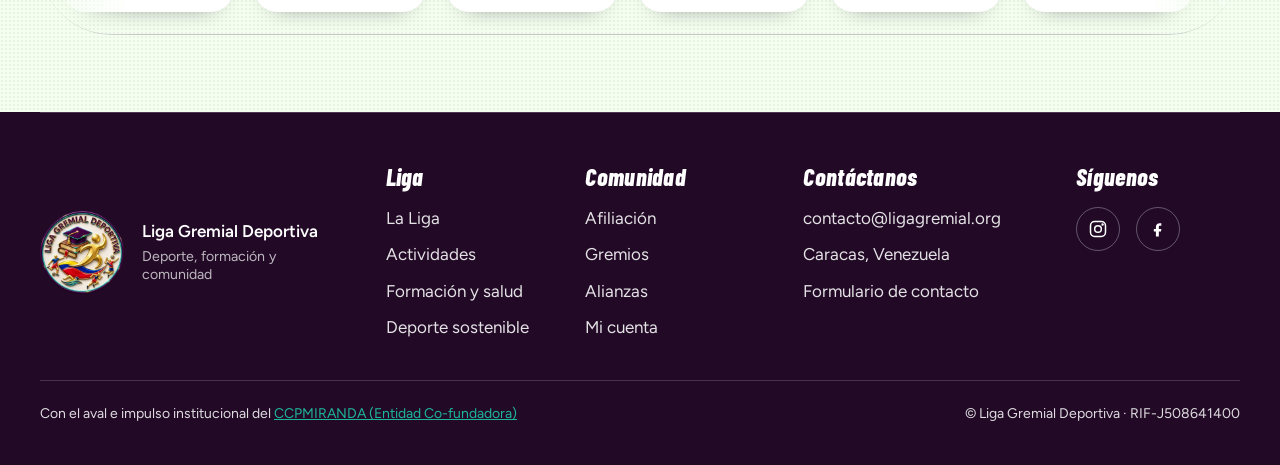
<file: institucional.html>
<!doctype html>
<html lang="es">
  <head>
    <meta charset="UTF-8" />
    <meta name="robots" content="noindex, nofollow" />
    <meta name="viewport" content="width=device-width, initial-scale=1.0" />
    <title>Alianzas institucionales | Liga Gremial Deportiva</title>
    <meta name="description" content="Oportunidades de cooperación con instituciones públicas, universidades, federaciones, corporaciones, marcas y organizaciones junto a la Liga Gremial Deportiva." />
    <meta name="keywords" content="LGD, Liga Gremial Deportiva, Liga Gremial, LGD Venezuela, LGD VNZLA, ligagremial.org, liga gremial deportiva venezuela, deporte gremial, deporte gremial Venezuela, deportes gremiales, liga deportiva gremial" />
    <meta name="theme-color" content="#3c1642" />
    <meta name="color-scheme" content="light" />
    <meta name="application-name" content="Liga Gremial Deportiva" />
    <meta name="apple-mobile-web-app-title" content="LGD" />
    <meta name="geo.region" content="VE" />
    <link rel="icon" type="image/png" href="./src/assets/lgd-real/favicon-lgd-round.png" />
    <link rel="apple-touch-icon" href="./src/assets/lgd-real/favicon-lgd-round.png" />
    <link rel="manifest" href="./site.webmanifest" />
    <meta property="og:type" content="website" />
    <meta property="og:site_name" content="Liga Gremial Deportiva" />
    <meta property="og:locale" content="es_VE" />
    <meta property="og:locale:alternate" content="en_US" />
    <meta property="og:title" content="Alianzas institucionales | Liga Gremial Deportiva" />
    <meta property="og:description" content="Oportunidades de cooperación con instituciones públicas, universidades, federaciones, corporaciones, marcas y organizaciones junto a la Liga Gremial Deportiva." />
    <meta property="og:url" content="https://ligagremial.org/institucional.html" />
    <meta property="og:image" content="https://ligagremial.org/src/assets/generated/lgd-alianzas-institucionales.png" />
    <meta property="og:image:alt" content="Liga Gremial Deportiva" />
    <meta name="twitter:card" content="summary_large_image" />
    <meta name="twitter:title" content="Alianzas institucionales | Liga Gremial Deportiva" />
    <meta name="twitter:description" content="Oportunidades de cooperación con instituciones públicas, universidades, federaciones, corporaciones, marcas y organizaciones junto a la Liga Gremial Deportiva." />
    <meta name="twitter:image" content="https://ligagremial.org/src/assets/generated/lgd-alianzas-institucionales.png" />
    <script type="application/ld+json">
      {
        "@context": "https://schema.org",
        "@graph": [
          {
            "@type": "SportsOrganization",
            "@id": "https://ligagremial.org/#organization",
            "name": "Liga Gremial Deportiva",
            "alternateName": [
              "LGD",
              "Liga Gremial",
              "Liga Gremial Deportiva Venezuela",
              "LGD Venezuela",
              "LGD VNZLA",
              "ligagremial.org"
            ],
            "sameAs": [
              "https://www.instagram.com/lgdvnzla",
              "https://www.facebook.com/share/1KRpXBRXyN/"
            ],
            "url": "https://ligagremial.org/",
            "logo": "https://ligagremial.org/src/assets/lgd-real/logo-lgd-plano.jpg",
            "image": "https://ligagremial.org/src/assets/lgd-real/logo-lgd-plano.jpg",
            "taxID": "RIF-J508641400",
            "areaServed": {
              "@type": "Country",
              "name": "Venezuela"
            },
            "knowsAbout": [
              "deporte gremial",
              "deporte sostenible",
              "economía circular",
              "formación deportiva",
              "salud preventiva",
              "alianzas institucionales"
            ]
          },
          {
            "@type": "WebSite",
            "@id": "https://ligagremial.org/#website",
            "name": "Liga Gremial Deportiva",
            "url": "https://ligagremial.org/",
            "publisher": {
              "@id": "https://ligagremial.org/#organization"
            },
            "inLanguage": [
              "es",
              "en"
            ]
          },
          {
            "@type": "WebPage",
            "@id": "https://ligagremial.org/institucional.html#webpage",
            "url": "https://ligagremial.org/institucional.html",
            "name": "Alianzas institucionales | Liga Gremial Deportiva",
            "description": "Oportunidades de cooperación con instituciones públicas, universidades, federaciones, corporaciones, marcas y organizaciones junto a la Liga Gremial Deportiva.",
            "isPartOf": {
              "@id": "https://ligagremial.org/#website"
            },
            "about": {
              "@id": "https://ligagremial.org/#organization"
            },
            "inLanguage": "es",
            "primaryImageOfPage": {
              "@type": "ImageObject",
              "url": "https://ligagremial.org/src/assets/generated/lgd-alianzas-institucionales.png"
            }
          },
          {
            "@type": "BreadcrumbList",
            "@id": "https://ligagremial.org/institucional.html#breadcrumb",
            "itemListElement": [
              {
                "@type": "ListItem",
                "position": 1,
                "name": "Inicio",
                "item": "https://ligagremial.org/"
              },
              {
                "@type": "ListItem",
                "position": 2,
                "name": "Alianzas",
                "item": "https://ligagremial.org/institucional.html"
              }
            ]
          }
        ]
      }
    </script>
    <link rel="preconnect" href="https://fonts.googleapis.com" />
    <link rel="preconnect" href="https://fonts.gstatic.com" crossorigin />
    <script src="https://challenges.cloudflare.com/turnstile/v0/api.js" async defer></script>
    <link href="https://fonts.googleapis.com/css2?family=Barlow+Condensed:ital,wght@0,600;0,700;0,800;0,900;1,600;1,700;1,800;1,900&amp;family=Figtree:ital,wght@0,400;0,500;0,600;0,700;1,400;1,500&amp;display=swap" rel="stylesheet" />
    <link rel="stylesheet" href="./lgd-tokens.css?v=20261113" />
    <link rel="stylesheet" href="./rediseno.css?v=20261114" />
    <script src="./rediseno.js?v=20261114" defer></script>
  </head>
  <body class="page-fade">
    <a class="skip-link" href="#contenido">Saltar al contenido</a>
    <header class="site-head">
      <nav class="nav-bar" aria-label="Navegación principal">
        <a class="brand" href="./index.html" aria-label="Liga Gremial Deportiva, inicio"><img class="" src="./src/assets/rediseno/logo-amatista-256.webp" alt="Logo de la Liga Gremial Deportiva" width="256" height="256" /></a>
        <ul class="nav-links"><li><a href="./index.html">Inicio</a></li><li><a href="./liga.html">La Liga</a></li><li><a href="./actividades.html">Actividades</a></li><li><a href="./deporte-sostenible.html">Sostenibilidad</a></li><li><a href="./formacion-salud.html">Formación</a></li><li><a href="./gremios.html">Gremios</a></li><li><a href="./institucional.html" aria-current="page">Alianzas</a></li></ul>
        <div class="nav-actions"><a class="nav-account" href="https://ligagremial.org/cuenta.html">Mi cuenta</a><a class="nav-join" href="./comunidad-afiliacion.html">Afiliarse</a></div>
        <button class="nav-toggle" type="button" aria-label="Abrir menú" aria-expanded="false" aria-controls="menu-movil"><span></span></button>
      </nav>
      <div class="nav-panel" id="menu-movil">
        <ul><li><a href="./index.html">Inicio</a></li><li><a href="./liga.html">La Liga</a></li><li><a href="./actividades.html">Actividades</a></li><li><a href="./deporte-sostenible.html">Sostenibilidad</a></li><li><a href="./formacion-salud.html">Formación</a></li><li><a href="./gremios.html">Gremios</a></li><li><a href="./institucional.html" aria-current="page">Alianzas</a></li><li><a href="./comunidad-afiliacion.html">Afiliación</a></li><li><a href="./contacto.html">Contacto</a></li></ul>
        <div class="btn-row"><a class="btn btn-ghost" href="https://ligagremial.org/cuenta.html">Mi cuenta</a><a class="btn btn-accent" href="./comunidad-afiliacion.html">Afiliarse</a></div>
      </div>
    </header>
    <main id="contenido">
      <section class="dark page-hero">
        <div class="wrap split">
          <div data-reveal>
            <span class="eyebrow">Alianzas institucionales</span>
            <h1 class="display display-lg">Alianzas para impulsar deporte, <span class="accent">salud y formación.</span></h1>
            <p class="lead">Una propuesta para instituciones públicas, universidades, federaciones, corporaciones, marcas y organizaciones internacionales que quieran cooperar con una plataforma gremial deportiva sostenible.</p>
            <div class="btn-row"><a class="btn btn-accent" href="#formulario-alianzas">Solicitar reunión<svg viewBox="0 0 24 24" fill="none" stroke="currentColor" stroke-width="2" stroke-linecap="round" stroke-linejoin="round" aria-hidden="true"><path d="M5 12h14M13 6l6 6-6 6"/></svg></a><a class="btn btn-ghost" href="#ccpmiranda">Entidad co-fundadora</a></div>
          </div>
          <div class="stage" data-reveal="zoom" style="aspect-ratio: 1 / .78">
            <img class="sphere " data-depth="0.5" src="./src/assets/rediseno/esfera-amatista-900.webp" srcset="./src/assets/rediseno/esfera-amatista-900.webp 900w, ./src/assets/rediseno/esfera-amatista.webp 1159w" sizes="(min-width: 1024px) 680px, 90vw" alt="" aria-hidden="true" width="900" height="801" />
            <div class="photo-tilt" style="position:absolute;inset:4% 2% 10%">
              <figure data-depth="0.25" style="transform: translate3d(var(--px,0),var(--py,0),0) rotate(6deg) skewX(-5deg)"><img style="object-position:50% 50%" src="./src/assets/rediseno/fotos/alianza-ucv-02.webp" alt="Mesa de trabajo institucional entre representantes de LGD y UCV" /></figure>
            </div>
          </div>
        </div>
      </section>

      <section class="paper sec lift" id="ccpmiranda" aria-labelledby="ccpmiranda-home-title">
        <div class="orb" style="left:-14%;top:-30%;width:36%;aspect-ratio:1;opacity:.35"></div>
        <div class="wrap cofounder">
          <div data-reveal>
            <span class="badge">Entidad Co-fundadora e Impulsora</span>
            <h2 class="display display-lg" id="ccpmiranda-home-title" style="margin-top:22px">CCPMIRANDA: <span class="grad">Entidad Co-fundadora e Impulsora.</span></h2>
            <p class="lead" style="margin-top:22px">La Liga Gremial Deportiva (LGD) tiene sus raíces en la visión de integración y bienestar del Colegio de Contadores Públicos del Estado Miranda (CCPMIRANDA), institución que actúa como nuestra Entidad Co-fundadora y Aliado Estratégico Principal.</p>
            <p class="quote">Esta alianza histórica fundamenta los valores de nuestra organización y nos permite proyectar un modelo deportivo multidisciplinario, profesional y sostenible con el respaldo ético e institucional del gremio contable.</p>
            <div class="btn-row"><a class="btn btn-ink" href="https://www.ccpmiranda.org/">Conocer CCPMIRANDA<svg viewBox="0 0 24 24" fill="none" stroke="currentColor" stroke-width="2" stroke-linecap="round" stroke-linejoin="round" aria-hidden="true"><path d="M5 12h14M13 6l6 6-6 6"/></svg></a></div>
          </div>
          <div class="photo-tilt" data-reveal="zoom"><div class="ring"></div><figure><img style="object-position:50% 40%" src="./src/assets/rediseno/fotos/contadores-miranda-20260929.webp" alt="Representantes del Colegio de Contadores Públicos del Estado Miranda junto a la comunidad deportiva" loading="lazy" /></figure></div>
        </div>
        <div class="wrap">
          <div class="cards" style="margin-top:56px">
            <article class="card" data-reveal style="--d:0s"><span class="kicker">Origen</span><h3>Nacida del impulso de los contadores públicos</h3><p>La Liga surgió bajo la iniciativa, el cobijo y el impulso original de los contadores públicos de Miranda, que dieron forma a su visión de integración y bienestar.</p></article>
            <article class="card" data-reveal style="--d:0.08s"><span class="kicker">Autonomía</span><h3>Una asociación civil con identidad propia</h3><p>La LGD es una asociación civil sin fines de lucro con personalidad jurídica propia, que gestiona sus programas, patrocinios y eventos con independencia.</p></article>
            <article class="card" data-reveal style="--d:0.16s"><span class="kicker">Abierta a todos</span><h3>Una casa para todos los gremios</h3><p>Ingenieros, abogados, médicos y profesionales de todas las áreas encuentran en la Liga un espacio común para competir, formarse y cooperar.</p></article>
          </div>
        </div>
      </section>

      <section class="dark sec" aria-labelledby="modalidades-title">
        <div class="wrap">
          <div class="sec-head" data-reveal><span class="eyebrow">Modalidades</span><h2 class="display display-lg" id="modalidades-title">Distintas formas de construir <span class="accent">valor compartido.</span></h2></div>
          <div class="cards cards-3">
            <article class="card" data-reveal style="--d:0s"><span class="kicker">01</span><h3>Cooperación pública</h3><p>Programas deportivos, comunitarios y territoriales con instituciones nacionales o internacionales.</p></article>
            <article class="card" data-reveal style="--d:0.05s"><span class="kicker">02</span><h3>Convenios educativos</h3><p>Charlas, formación, orientación académica, salud física y transferencia de conocimiento.</p></article>
            <article class="card" data-reveal style="--d:0.1s"><span class="kicker">03</span><h3>Patrocinio responsable</h3><p>Presencia de marca asociada a valores deportivos, bienestar, sostenibilidad y comunidad gremial.</p></article>
            <article class="card" data-reveal style="--d:0s"><span class="kicker">04</span><h3>Apoyo logístico</h3><p>Sedes, equipamiento, transporte, hidratación, tecnología y operación de eventos.</p></article>
            <article class="card" data-reveal style="--d:0.05s"><span class="kicker">05</span><h3>Financiación</h3><p>Fondos para ampliar programas, formación, inclusión y actividades regionales.</p></article>
            <article class="card" data-reveal style="--d:0.1s"><span class="kicker">06</span><h3>Derechos de eventos</h3><p>Activaciones vinculadas a competencias, exhibiciones, contenidos y experiencias gremiales.</p></article>
          </div>
        </div>
      </section>

      <section class="paper sec lift" aria-labelledby="activacion-title">
        <div class="wrap">
          <div class="sec-head" data-reveal><span class="eyebrow">Activación institucional</span><h2 class="display display-lg" id="activacion-title">Bienestar, sostenibilidad y prestigio gremial <span class="grad">como propuesta de valor.</span></h2></div>
          <div class="cards">
            <article class="card" data-reveal style="--d:0s"><h3>Bienestar</h3><p>Programas y jornadas que conectan deporte con orientación de salud, prevención y hábitos sostenibles.</p></article>
            <article class="card" data-reveal style="--d:0.08s"><h3>Sostenibilidad</h3><p>Acciones de economía circular, logística responsable y comunicación pública de buenas prácticas.</p></article>
            <article class="card" data-reveal style="--d:0.16s"><h3>Prestigio gremial</h3><p>Espacios para que instituciones y marcas acompañen actividades con orden, propósito y visibilidad cuidada.</p></article>
          </div>
        </div>
      </section>

      <section class="dark sec" aria-labelledby="ucv-title">
        <div class="wrap split">
          <div data-reveal>
            <span class="eyebrow">Alianza UCV</span>
            <h2 class="display display-lg" id="ucv-title">Cooperación con la <span class="accent">Universidad Central de Venezuela.</span></h2>
            <p class="lead" style="margin-top:20px">LGD, el CCPMIRANDA y la Dirección de Deportes de la UCV trabajan juntos en actividades vinculadas al deporte y al bienestar profesional.</p>
            <ul class="check-list">
              <li><span><b>Competencias:</b> encuentros que conectan gremios y disciplinas.</span></li>
              <li><span><b>Formación aplicada:</b> charlas y orientación para atletas, dirigentes y comunidades.</span></li>
              <li><span><b>Salud:</b> promoción de hábitos y bienestar vinculados al deporte.</span></li>
              <li><span><b>Desarrollo territorial:</b> acompañamiento de iniciativas regionales con aliados públicos y privados.</span></li>
            </ul>
          </div>
          <div class="photo-tilt" data-reveal="zoom"><div class="ring"></div><figure><img style="object-position:50% 40%" src="./src/assets/rediseno/fotos/alianza-ucv-01.webp" alt="Representantes de LGD, CCPMIRANDA y la Dirección de Deportes UCV" loading="lazy" /></figure></div>
        </div>
      </section>

      <section class="paper sec lift" id="formulario-alianzas" aria-label="Formulario de alianzas">
        <div class="wrap form-shell">
          <div class="contact-form-copy" data-reveal>
            <span class="eyebrow">Alianzas</span>
            <h2 class="display display-lg">Solicita una conversación <span class="grad">institucional.</span></h2>
            <p class="lead" style="margin-top:18px">Instituciones públicas, universidades, corporaciones, marcas y organizaciones pueden escribirnos para explorar una alianza. LGD responderá por el canal institucional correspondiente. Atención en español e inglés.</p>
            
          </div>
          <form class="contact-form" data-contact-form data-sending-message="Enviando solicitud..." data-success-message="Solicitud institucional enviada. LGD responderá por el canal correspondiente." data-error-message="No pudimos enviar la solicitud." data-turnstile-message="Completa la verificación anti-spam.">
          <input type="hidden" name="language" value="es" />
          <input type="hidden" name="topic" value="partnerships" />
          <input type="hidden" name="startedAt" value="" />
          <label class="hidden-field">Sitio web <input type="text" name="companyWebsite" tabindex="-1" autocomplete="off" /></label>
          <div class="form-grid">
            <label>Nombre completo <input name="name" type="text" autocomplete="name" required minlength="2" maxlength="120" /></label>
            <label>Correo electrónico <input name="email" type="email" autocomplete="email" required maxlength="180" /></label>
            <label>Teléfono <input name="phone" type="tel" autocomplete="tel" maxlength="80" /></label>
            <label>Organización <input name="organizationName" type="text" required maxlength="180" /></label>
            <label>Tipo de organización <select name="organizationType" required><option value="">Seleccionar</option><option value="Institución Pública">Institución Pública</option><option value="Universidad">Universidad</option><option value="Corporación o marca">Corporación o marca</option><option value="Organización internacional">Organización internacional</option><option value="Institución gremial">Institución gremial</option><option value="Otra">Otra</option></select></label>
            <label>Cargo o rol <input name="contactRole" type="text" maxlength="160" /></label>
            <label>Área de cooperación <select name="cooperationArea" required><option value="">Seleccionar</option><option value="Cooperación pública">Cooperación pública</option><option value="Convenio educativo">Convenio educativo</option><option value="Patrocinio responsable">Patrocinio responsable</option><option value="Apoyo logístico">Apoyo logístico</option><option value="Sostenibilidad">Sostenibilidad</option><option value="Financiación">Financiación</option><option value="Dossier institucional">Dossier institucional</option></select></label>
          </div>
          <label>Mensaje <textarea name="message" required minlength="12" maxlength="2500" rows="6" placeholder="Indica el objetivo de la reunión, el tipo de alianza o la información institucional que deseas recibir."></textarea></label>
          <label class="privacy-check"><input type="checkbox" name="privacyConsent" value="accepted" required /><span>Autorizo a LGD a usar estos datos solo para gestionar y responder esta solicitud. No se publicarán ni se compartirán como contenido web.</span></label>
          <div class="form-footer"><div class="cf-turnstile" data-sitekey="0x4AAAAAAEkO-rAoEj9nNAOV" data-action="turnstile-spin-v1"></div><button class="button button-yellow" type="submit">Enviar solicitud</button></div>
          <p class="form-status" data-form-status aria-live="polite"></p>
        </form>
        </div>
      </section>

      <section class="dark sec" aria-labelledby="galeria-title">
        <div class="wrap">
          <div class="sec-head" data-reveal><span class="eyebrow">Identidad en acción</span><h2 class="display display-lg" id="galeria-title">Una alianza visible en la cancha, en el aula <span class="accent">y en la comunidad.</span></h2></div>
          <div class="gallery">
            <figure data-reveal><img style="object-position:50% 50%" src="./src/assets/rediseno/fotos/alianza-ucv-02.webp" alt="Mesa de trabajo institucional entre representantes de LGD y UCV" loading="lazy" /><figcaption>Alianzas</figcaption></figure>
            <figure data-reveal style="--d:.06s"><img style="object-position:50% 62%" src="./src/assets/rediseno/fotos/charlas-01.webp" alt="Jornada formativa vinculada a salud física profesional" loading="lazy" /><figcaption>Formación</figcaption></figure>
            <figure data-reveal style="--d:.12s"><img style="object-position:50% 22%" src="./src/assets/rediseno/fotos/reconocimientos-04.webp" alt="Reconocimiento público vinculado a la comunidad gremial" loading="lazy" /><figcaption>Comunidad</figcaption></figure>
            <figure data-reveal style="--d:.18s"><img style="object-position:50% 40%" src="./src/assets/rediseno/fotos/trofeos-20260929.webp" alt="Trofeos de las competencias de la Liga" loading="lazy" /><figcaption>Competencias</figcaption></figure>
          </div>
        </div>
      </section>

      <section class="paper sec-tight" aria-labelledby="aliados-title">
        <div class="wrap">
          <div class="sec-head" data-reveal><span class="eyebrow">Aliados</span><h2 class="display display-md" id="aliados-title">Instituciones que acompañan <span class="grad">el desarrollo gremial deportivo.</span></h2></div>
          <div class="logo-strip" data-reveal><ul class="logo-track" aria-label="Aliados institucionales"><li><img src="./src/assets/partners/ccp-miranda.webp" alt="Colegio de Contadores Públicos del Estado Miranda" loading="lazy" /></li><li><img src="./src/assets/partners/ucv-deportes.jpg" alt="UCV Deportes" loading="lazy" /></li><li><img src="./src/assets/partners/servicios-administrativos-2a.webp" alt="Servicios Administrativos 2A" loading="lazy" /></li><li><img src="./src/assets/partners/fvv.jpg" alt="Federación Venezolana de Voleibol" loading="lazy" /></li><li><img src="./src/assets/partners/usb-softball-park.jpg" alt="USB Softball Park" loading="lazy" /></li><li><img src="./src/assets/partners/nestle.jpg" alt="Nestlé" loading="lazy" /></li><li><img src="./src/assets/partners/urgent-care.jpg" alt="Urgent Care" loading="lazy" /></li><li><img src="./src/assets/partners/mbw-suministros.webp" alt="MBW Suministros" loading="lazy" /></li><li><img src="./src/assets/partners/suplych-llc.svg" alt="Suplych LLC" loading="lazy" /></li></ul></div>
        </div>
      </section>
    </main>
    <footer class="site-foot">
      <div class="foot-grid">
        <div class="foot-brand"><img class="" src="./src/assets/rediseno/logo-amatista-256.webp" alt="" width="256" height="256" /><p>Liga Gremial Deportiva<small>Deporte, formación y comunidad</small></p></div>
        <div><h4>Liga</h4><ul><li><a href="./liga.html">La Liga</a></li><li><a href="./actividades.html">Actividades</a></li><li><a href="./formacion-salud.html">Formación y salud</a></li><li><a href="./deporte-sostenible.html">Deporte sostenible</a></li></ul></div>
        <div><h4>Comunidad</h4><ul><li><a href="./comunidad-afiliacion.html">Afiliación</a></li><li><a href="./gremios.html">Gremios</a></li><li><a href="./institucional.html">Alianzas</a></li><li><a href="https://ligagremial.org/cuenta.html">Mi cuenta</a></li></ul></div>
        <div><h4>Contáctanos</h4><ul><li><a href="mailto:contacto@ligagremial.org">contacto@ligagremial.org</a></li><li><a href="./contacto.html">Caracas, Venezuela</a></li><li><a href="./contacto.html">Formulario de contacto</a></li></ul></div>
        <div><h4>Síguenos</h4><div class="social"><a href="https://www.instagram.com/lgdvnzla" target="_blank" rel="noopener noreferrer" aria-label="Instagram de la Liga Gremial Deportiva"><svg viewBox="0 0 24 24" fill="none" stroke="currentColor" stroke-width="1.8" stroke-linecap="round" stroke-linejoin="round" aria-hidden="true"><rect x="3" y="3" width="18" height="18" rx="5"/><circle cx="12" cy="12" r="4"/><circle cx="17.5" cy="6.5" r=".6" fill="currentColor"/></svg></a><a href="https://www.facebook.com/share/1KRpXBRXyN/" target="_blank" rel="noopener noreferrer" aria-label="Facebook de la Liga Gremial Deportiva"><svg viewBox="0 0 24 24" fill="currentColor" aria-hidden="true"><path d="M14 8h2V5h-2c-2.8 0-4.5 1.7-4.5 4.6V12H7v3h2.5v6H13v-6h2.6l.4-3h-3V9.7c0-1.1.4-1.7 1-1.7Z"/></svg></a></div></div>
      </div>
      <div class="foot-seal">
        <p>Con el aval e impulso institucional del <a href="./institucional.html#ccpmiranda">CCPMIRANDA (Entidad Co-fundadora)</a></p>
        <p>© Liga Gremial Deportiva · RIF-J508641400</p>
      </div>
    </footer>
    <script src="https://challenges.cloudflare.com/turnstile/v0/api.js" async defer></script>
    <script src="./forms.js?v=20261114" defer></script>
    
  </body>
</html>
</file>
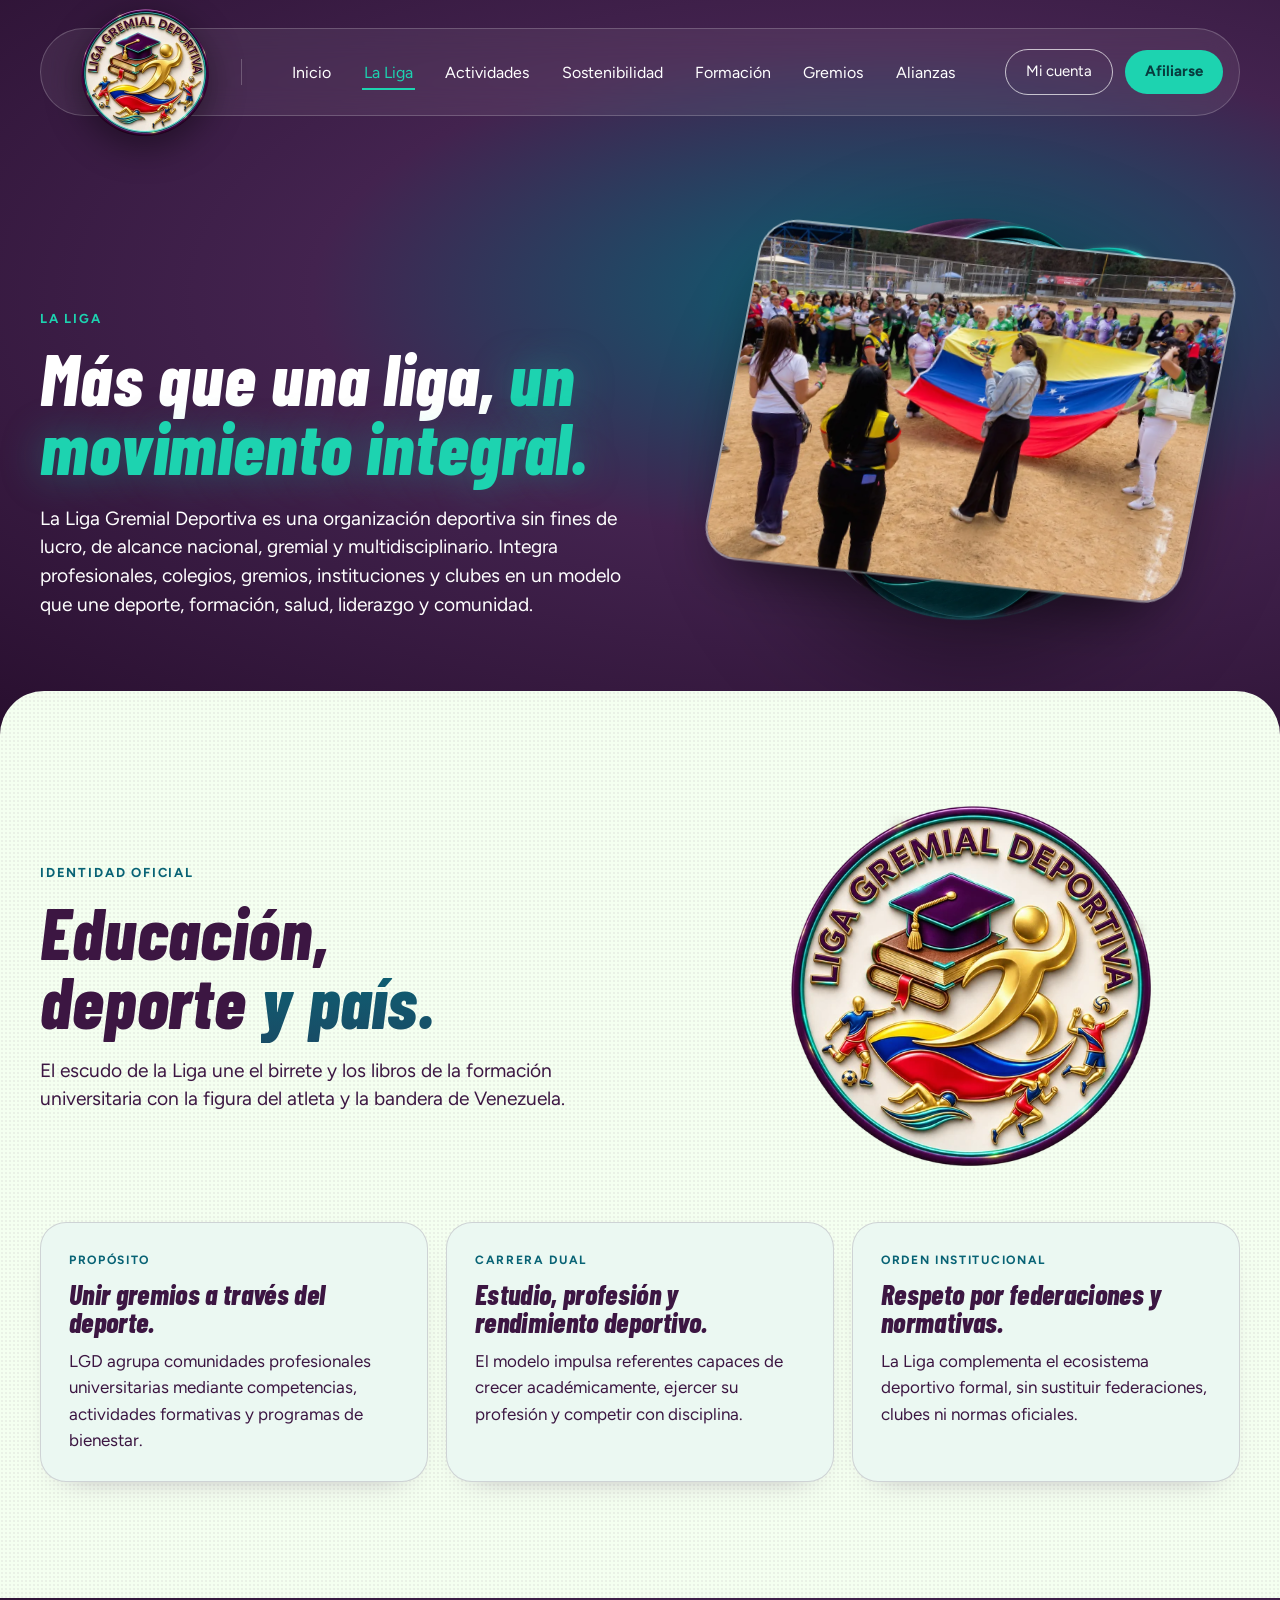
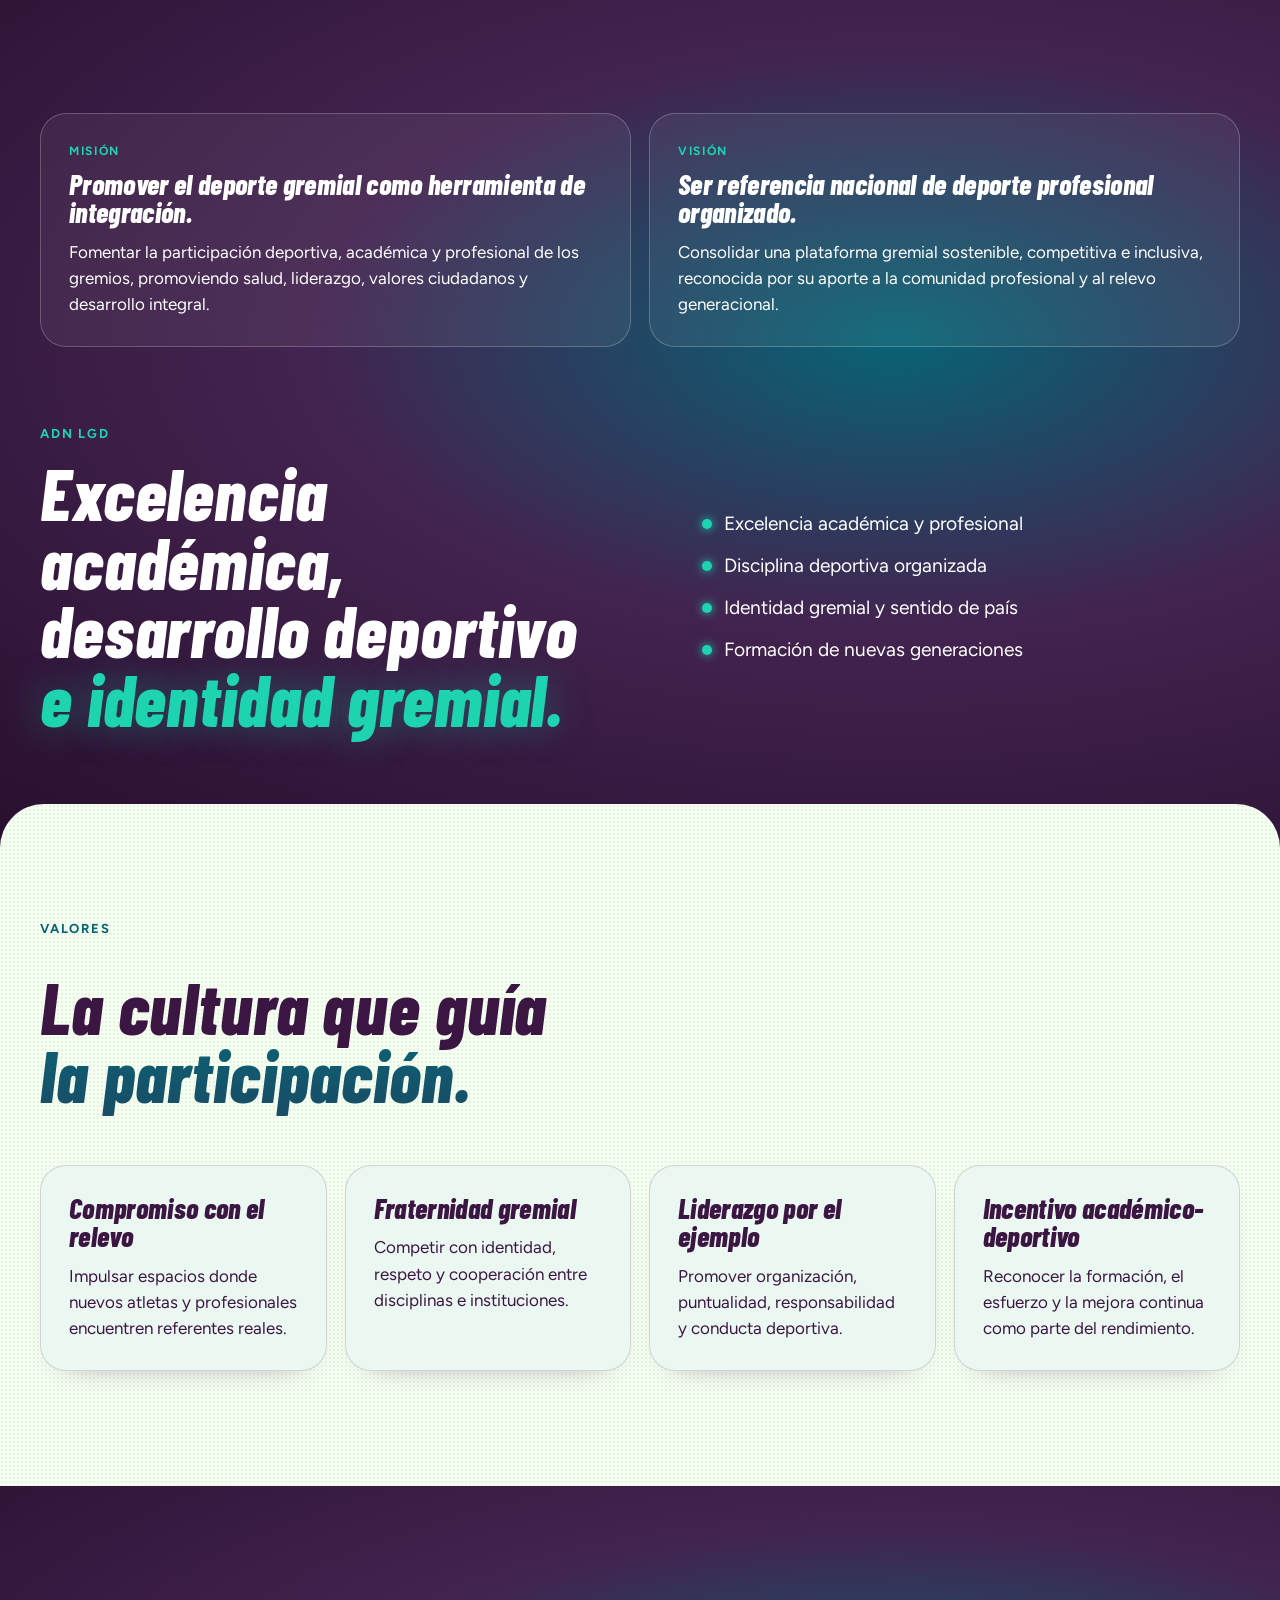
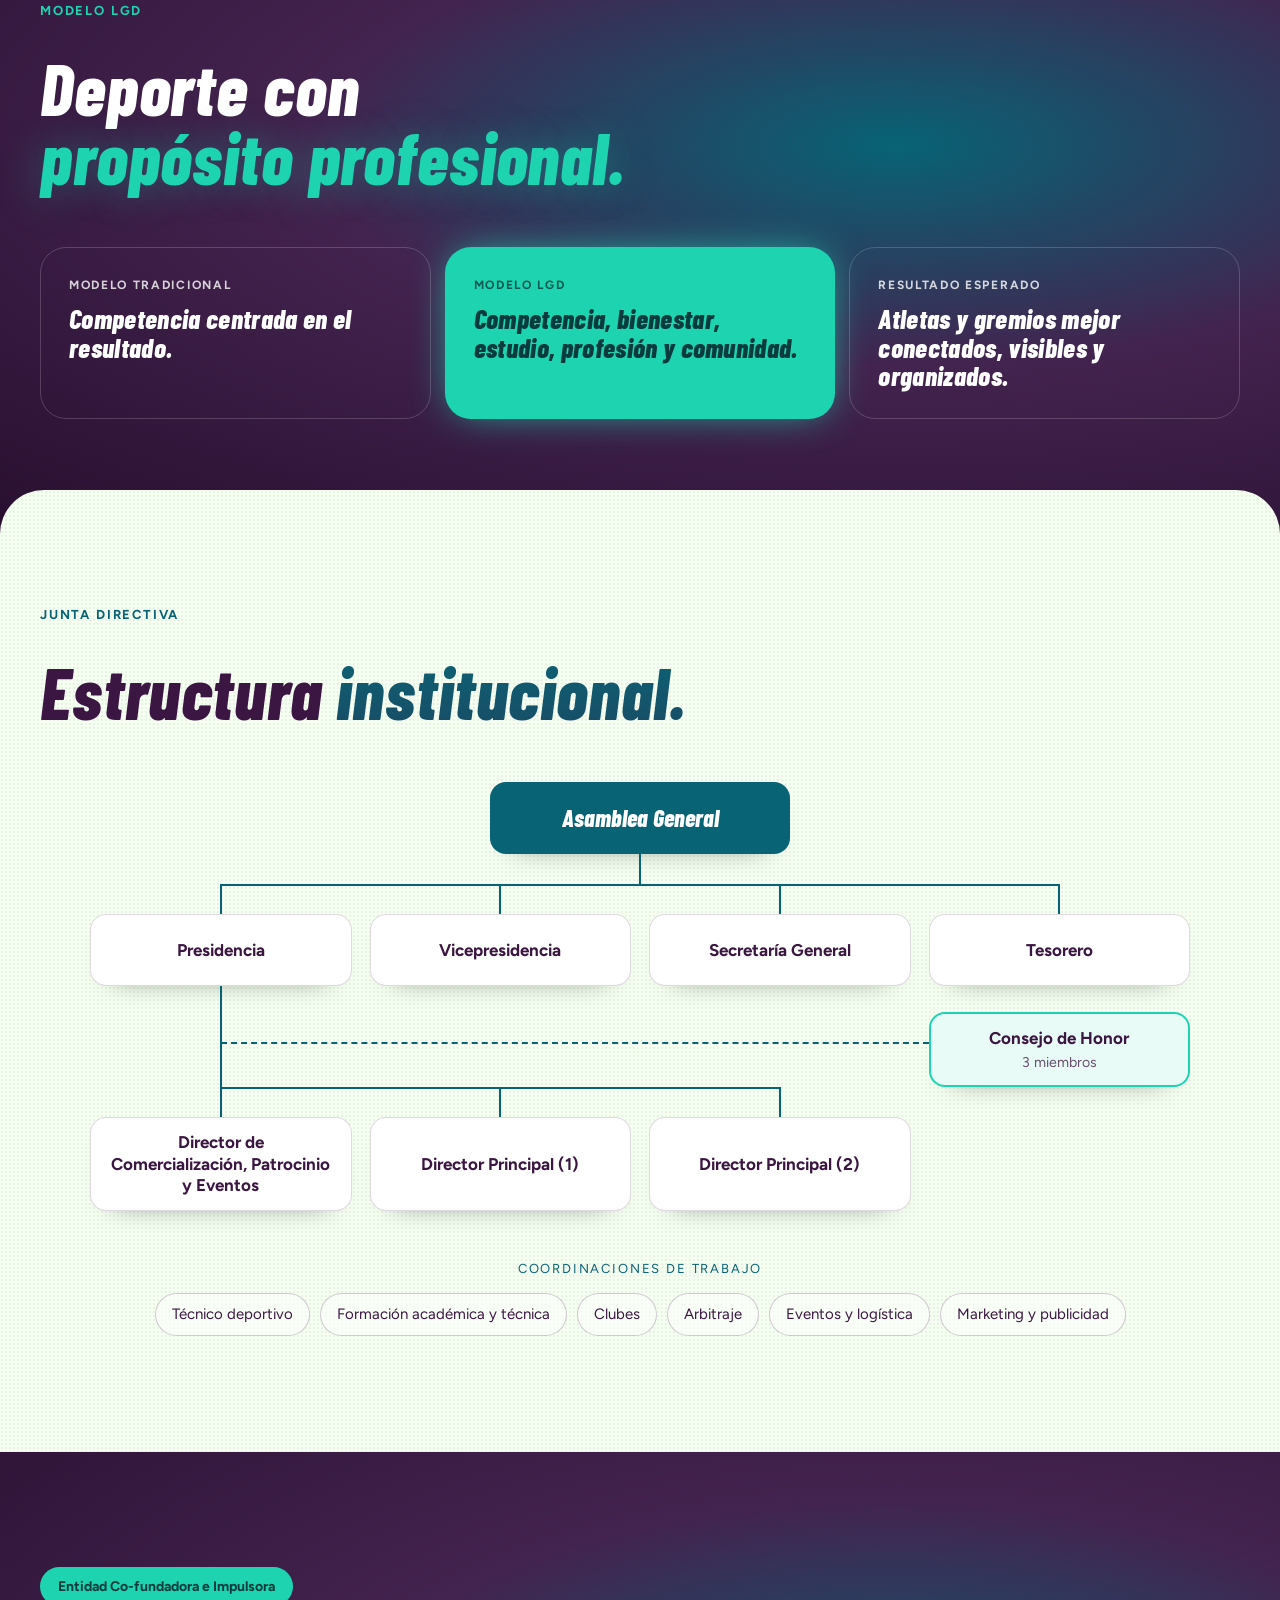
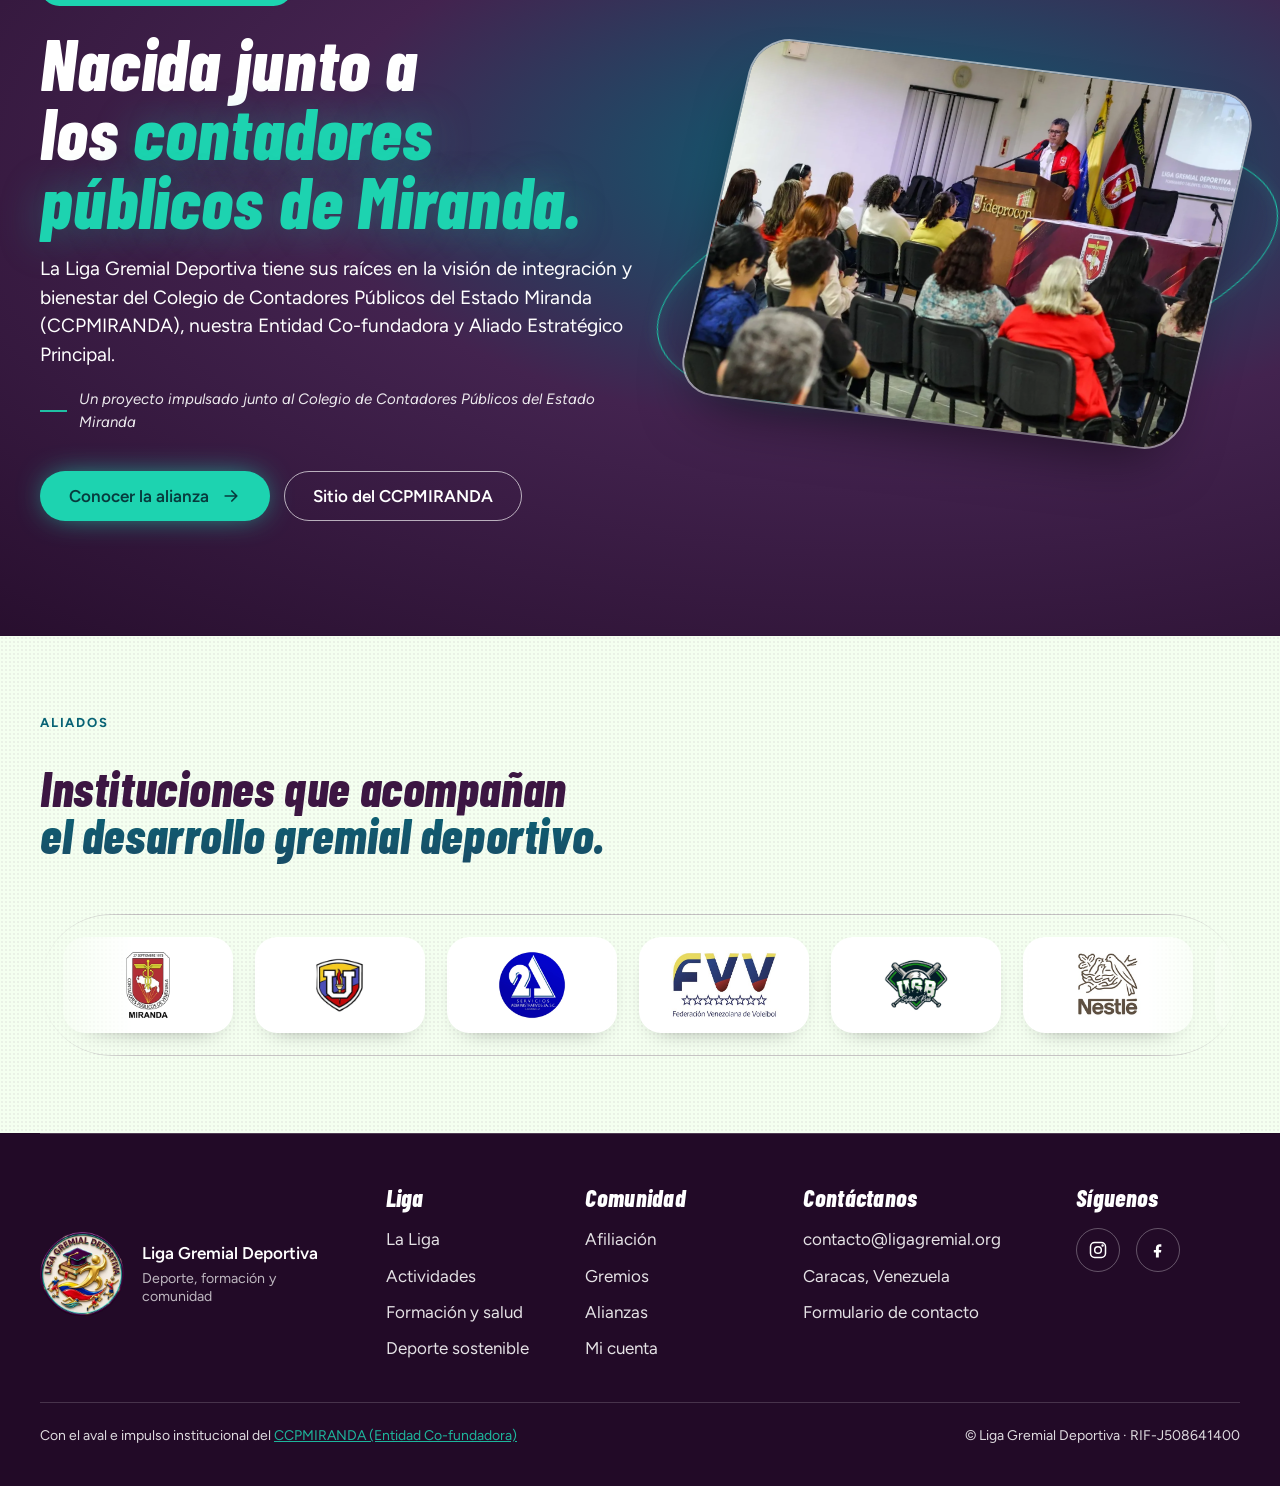
<file: liga.html>
<!doctype html>
<html lang="es">
  <head>
    <meta charset="UTF-8" />
    <meta name="robots" content="noindex, nofollow" />
    <meta name="viewport" content="width=device-width, initial-scale=1.0" />
    <title>La Liga | Organización gremial deportiva nacional</title>
    <meta name="description" content="Conoce la misión, los pilares y el enfoque institucional de la Liga Gremial Deportiva para deporte, formación, salud y desarrollo gremial." />
    <meta name="keywords" content="LGD, Liga Gremial Deportiva, Liga Gremial, LGD Venezuela, LGD VNZLA, ligagremial.org, liga gremial deportiva venezuela, deporte gremial, deporte gremial Venezuela, deportes gremiales, liga deportiva gremial" />
    <meta name="theme-color" content="#3c1642" />
    <meta name="color-scheme" content="light" />
    <meta name="application-name" content="Liga Gremial Deportiva" />
    <meta name="apple-mobile-web-app-title" content="LGD" />
    <meta name="geo.region" content="VE" />
    <link rel="icon" type="image/png" href="./src/assets/lgd-real/favicon-lgd-round.png" />
    <link rel="apple-touch-icon" href="./src/assets/lgd-real/favicon-lgd-round.png" />
    <link rel="manifest" href="./site.webmanifest" />
    <meta property="og:type" content="website" />
    <meta property="og:site_name" content="Liga Gremial Deportiva" />
    <meta property="og:locale" content="es_VE" />
    <meta property="og:locale:alternate" content="en_US" />
    <meta property="og:title" content="La Liga | Organización gremial deportiva nacional" />
    <meta property="og:description" content="Conoce la misión, los pilares y el enfoque institucional de la Liga Gremial Deportiva para deporte, formación, salud y desarrollo gremial." />
    <meta property="og:url" content="https://ligagremial.org/liga.html" />
    <meta property="og:image" content="https://ligagremial.org/src/assets/lgd-real/logo-lgd-plano.jpg" />
    <meta property="og:image:alt" content="Liga Gremial Deportiva" />
    <meta name="twitter:card" content="summary_large_image" />
    <meta name="twitter:title" content="La Liga | Organización gremial deportiva nacional" />
    <meta name="twitter:description" content="Conoce la misión, los pilares y el enfoque institucional de la Liga Gremial Deportiva para deporte, formación, salud y desarrollo gremial." />
    <meta name="twitter:image" content="https://ligagremial.org/src/assets/lgd-real/logo-lgd-plano.jpg" />
    <script type="application/ld+json">
      {
        "@context": "https://schema.org",
        "@graph": [
          {
            "@type": "SportsOrganization",
            "@id": "https://ligagremial.org/#organization",
            "name": "Liga Gremial Deportiva",
            "alternateName": [
              "LGD",
              "Liga Gremial",
              "Liga Gremial Deportiva Venezuela",
              "LGD Venezuela",
              "LGD VNZLA",
              "ligagremial.org"
            ],
            "sameAs": [
              "https://www.instagram.com/lgdvnzla",
              "https://www.facebook.com/share/1KRpXBRXyN/"
            ],
            "url": "https://ligagremial.org/",
            "logo": "https://ligagremial.org/src/assets/lgd-real/logo-lgd-plano.jpg",
            "image": "https://ligagremial.org/src/assets/lgd-real/logo-lgd-plano.jpg",
            "taxID": "RIF-J508641400",
            "areaServed": {
              "@type": "Country",
              "name": "Venezuela"
            },
            "knowsAbout": [
              "deporte gremial",
              "deporte sostenible",
              "economía circular",
              "formación deportiva",
              "salud preventiva",
              "alianzas institucionales"
            ]
          },
          {
            "@type": "WebSite",
            "@id": "https://ligagremial.org/#website",
            "name": "Liga Gremial Deportiva",
            "url": "https://ligagremial.org/",
            "publisher": {
              "@id": "https://ligagremial.org/#organization"
            },
            "inLanguage": [
              "es",
              "en"
            ]
          },
          {
            "@type": "WebPage",
            "@id": "https://ligagremial.org/liga.html#webpage",
            "url": "https://ligagremial.org/liga.html",
            "name": "La Liga | Organización gremial deportiva nacional",
            "description": "Conoce la misión, los pilares y el enfoque institucional de la Liga Gremial Deportiva para deporte, formación, salud y desarrollo gremial.",
            "isPartOf": {
              "@id": "https://ligagremial.org/#website"
            },
            "about": {
              "@id": "https://ligagremial.org/#organization"
            },
            "inLanguage": "es",
            "primaryImageOfPage": {
              "@type": "ImageObject",
              "url": "https://ligagremial.org/src/assets/lgd-real/logo-lgd-plano.jpg"
            }
          },
          {
            "@type": "BreadcrumbList",
            "@id": "https://ligagremial.org/liga.html#breadcrumb",
            "itemListElement": [
              {
                "@type": "ListItem",
                "position": 1,
                "name": "Inicio",
                "item": "https://ligagremial.org/"
              },
              {
                "@type": "ListItem",
                "position": 2,
                "name": "La Liga",
                "item": "https://ligagremial.org/liga.html"
              }
            ]
          }
        ]
      }
    </script>
    <link rel="preconnect" href="https://fonts.googleapis.com" />
    <link rel="preconnect" href="https://fonts.gstatic.com" crossorigin />
    <link href="https://fonts.googleapis.com/css2?family=Barlow+Condensed:ital,wght@0,600;0,700;0,800;0,900;1,600;1,700;1,800;1,900&amp;family=Figtree:ital,wght@0,400;0,500;0,600;0,700;1,400;1,500&amp;display=swap" rel="stylesheet" />
    <link rel="stylesheet" href="./lgd-tokens.css?v=20261113" />
    <link rel="stylesheet" href="./rediseno.css?v=20261114" />
    <script src="./rediseno.js?v=20261114" defer></script>
  </head>
  <body class="page-fade">
    <a class="skip-link" href="#contenido">Saltar al contenido</a>
    <header class="site-head">
      <nav class="nav-bar" aria-label="Navegación principal">
        <a class="brand" href="./index.html" aria-label="Liga Gremial Deportiva, inicio"><img class="" src="./src/assets/rediseno/logo-amatista-256.webp" alt="Logo de la Liga Gremial Deportiva" width="256" height="256" /></a>
        <ul class="nav-links"><li><a href="./index.html">Inicio</a></li><li><a href="./liga.html" aria-current="page">La Liga</a></li><li><a href="./actividades.html">Actividades</a></li><li><a href="./deporte-sostenible.html">Sostenibilidad</a></li><li><a href="./formacion-salud.html">Formación</a></li><li><a href="./gremios.html">Gremios</a></li><li><a href="./institucional.html">Alianzas</a></li></ul>
        <div class="nav-actions"><a class="nav-account" href="https://ligagremial.org/cuenta.html">Mi cuenta</a><a class="nav-join" href="./comunidad-afiliacion.html">Afiliarse</a></div>
        <button class="nav-toggle" type="button" aria-label="Abrir menú" aria-expanded="false" aria-controls="menu-movil"><span></span></button>
      </nav>
      <div class="nav-panel" id="menu-movil">
        <ul><li><a href="./index.html">Inicio</a></li><li><a href="./liga.html" aria-current="page">La Liga</a></li><li><a href="./actividades.html">Actividades</a></li><li><a href="./deporte-sostenible.html">Sostenibilidad</a></li><li><a href="./formacion-salud.html">Formación</a></li><li><a href="./gremios.html">Gremios</a></li><li><a href="./institucional.html">Alianzas</a></li><li><a href="./comunidad-afiliacion.html">Afiliación</a></li><li><a href="./contacto.html">Contacto</a></li></ul>
        <div class="btn-row"><a class="btn btn-ghost" href="https://ligagremial.org/cuenta.html">Mi cuenta</a><a class="btn btn-accent" href="./comunidad-afiliacion.html">Afiliarse</a></div>
      </div>
    </header>
    <main id="contenido">
      <section class="dark page-hero">
        <div class="wrap split">
          <div data-reveal>
            <span class="eyebrow">La Liga</span>
            <h1 class="display display-lg">Más que una liga, <span class="accent">un movimiento integral.</span></h1>
            <p class="lead">La Liga Gremial Deportiva es una organización deportiva sin fines de lucro, de alcance nacional, gremial y multidisciplinario. Integra profesionales, colegios, gremios, instituciones y clubes en un modelo que une deporte, formación, salud, liderazgo y comunidad.</p>
            
          </div>
          <div class="stage" data-reveal="zoom" style="aspect-ratio: 1 / .78">
            <img class="sphere " data-depth="0.5" src="./src/assets/rediseno/esfera-amatista-900.webp" srcset="./src/assets/rediseno/esfera-amatista-900.webp 900w, ./src/assets/rediseno/esfera-amatista.webp 1159w" sizes="(min-width: 1024px) 680px, 90vw" alt="" aria-hidden="true" width="900" height="801" />
            <div class="photo-tilt" style="position:absolute;inset:4% 2% 10%">
              <figure data-depth="0.25" style="transform: translate3d(var(--px,0),var(--py,0),0) rotate(6deg) skewX(-5deg)"><img style="object-position:50% 35%" src="./src/assets/rediseno/fotos/evento-dia-mujer.webp" alt="Participantes de la Liga con la bandera de Venezuela en una jornada gremial" /></figure>
            </div>
          </div>
        </div>
      </section>

      <section class="paper sec lift" aria-labelledby="identidad-title">
        <div class="wrap">
          <div class="split">
            <div data-reveal>
              <span class="eyebrow">Identidad oficial</span>
              <h2 class="display display-lg" id="identidad-title">Educación, deporte <span class="grad">y país.</span></h2>
              <p class="lead" style="margin-top:22px">El escudo de la Liga une el birrete y los libros de la formación universitaria con la figura del atleta y la bandera de Venezuela.</p>
            </div>
            <div data-reveal="zoom" style="display:grid;place-items:center"><img class="" src="./src/assets/rediseno/logo-amatista-512.webp" alt="Logo de la Liga Gremial Deportiva" width="360" height="360" /></div>
          </div>
          <div class="cards" style="margin-top:56px">
            <article class="card" data-reveal style="--d:0s"><span class="kicker">Propósito</span><h3>Unir gremios a través del deporte.</h3><p>LGD agrupa comunidades profesionales universitarias mediante competencias, actividades formativas y programas de bienestar.</p></article>
            <article class="card" data-reveal style="--d:0.08s"><span class="kicker">Carrera dual</span><h3>Estudio, profesión y rendimiento deportivo.</h3><p>El modelo impulsa referentes capaces de crecer académicamente, ejercer su profesión y competir con disciplina.</p></article>
            <article class="card" data-reveal style="--d:0.16s"><span class="kicker">Orden institucional</span><h3>Respeto por federaciones y normativas.</h3><p>La Liga complementa el ecosistema deportivo formal, sin sustituir federaciones, clubes ni normas oficiales.</p></article>
          </div>
        </div>
      </section>

      <section class="dark sec" aria-labelledby="mision-title">
        <div class="wrap">
          <div class="cards">
            <article class="card" data-reveal style="--d:0s"><span class="kicker">Misión</span><h3>Promover el deporte gremial como herramienta de integración.</h3><p>Fomentar la participación deportiva, académica y profesional de los gremios, promoviendo salud, liderazgo, valores ciudadanos y desarrollo integral.</p></article>
            <article class="card" data-reveal style="--d:0.08s"><span class="kicker">Visión</span><h3>Ser referencia nacional de deporte profesional organizado.</h3><p>Consolidar una plataforma gremial sostenible, competitiva e inclusiva, reconocida por su aporte a la comunidad profesional y al relevo generacional.</p></article>
          </div>
          <div class="split" style="margin-top:72px">
            <div data-reveal>
              <span class="eyebrow">ADN LGD</span>
              <h2 class="display display-lg" id="mision-title">Excelencia académica, desarrollo deportivo <span class="accent">e identidad gremial.</span></h2>
            </div>
            <ul class="check-list" data-reveal style="font-size:1.2rem">
              <li>Excelencia académica y profesional</li><li>Disciplina deportiva organizada</li><li>Identidad gremial y sentido de país</li><li>Formación de nuevas generaciones</li>
            </ul>
          </div>
        </div>
      </section>

      <section class="paper sec lift" aria-labelledby="valores-title">
        <div class="wrap">
          <div class="sec-head" data-reveal><span class="eyebrow">Valores</span><h2 class="display display-lg" id="valores-title">La cultura que guía <span class="grad">la participación.</span></h2></div>
          <div class="cards">
            <article class="card" data-reveal style="--d:0s"><h3>Compromiso con el relevo</h3><p>Impulsar espacios donde nuevos atletas y profesionales encuentren referentes reales.</p></article>
            <article class="card" data-reveal style="--d:0.06s"><h3>Fraternidad gremial</h3><p>Competir con identidad, respeto y cooperación entre disciplinas e instituciones.</p></article>
            <article class="card" data-reveal style="--d:0.12s"><h3>Liderazgo por el ejemplo</h3><p>Promover organización, puntualidad, responsabilidad y conducta deportiva.</p></article>
            <article class="card" data-reveal style="--d:0.18s"><h3>Incentivo académico-deportivo</h3><p>Reconocer la formación, el esfuerzo y la mejora continua como parte del rendimiento.</p></article>
          </div>
        </div>
      </section>

      <section class="dark sec" aria-labelledby="modelo-title">
        <div class="wrap">
          <div class="sec-head" data-reveal><span class="eyebrow">Modelo LGD</span><h2 class="display display-lg" id="modelo-title">Deporte con <span class="accent">propósito profesional.</span></h2></div>
          <div class="compare" data-reveal>
            <div><span>Modelo tradicional</span><p>Competencia centrada en el resultado.</p></div>
            <div><span>Modelo LGD</span><p>Competencia, bienestar, estudio, profesión y comunidad.</p></div>
            <div><span>Resultado esperado</span><p>Atletas y gremios mejor conectados, visibles y organizados.</p></div>
          </div>
        </div>
      </section>

      <section class="paper sec lift" aria-labelledby="junta-title">
        <div class="wrap">
          <div class="sec-head" data-reveal><span class="eyebrow">Junta Directiva</span><h2 class="display display-lg" id="junta-title">Estructura <span class="grad">institucional.</span></h2></div>
          <div class="org2" data-reveal>
            <div class="o-top"><div class="o-node o-main">Asamblea General</div></div>
            <div class="o-row4">
              <div class="o-node">Presidencia</div>
              <div class="o-node">Vicepresidencia</div>
              <div class="o-node">Secretaría General</div>
              <div class="o-node">Tesorero</div>
              <span class="o-trunk" aria-hidden="true"></span>
              <span class="o-dash" aria-hidden="true"></span>
              <div class="o-node o-honor">Consejo de Honor<small>3 miembros</small></div>
            </div>
            <p class="o-dir-label">Dependen de Presidencia</p>
            <div class="o-dir">
              <div class="o-node">Director de Comercialización, Patrocinio y Eventos</div>
              <div class="o-node">Director Principal (1)</div>
              <div class="o-node">Director Principal (2)</div>
            </div>
            <div class="o-coord"><p class="org-caption">Coordinaciones de trabajo</p>
              <ul class="chips"><li>Técnico deportivo</li><li>Formación académica y técnica</li><li>Clubes</li><li>Arbitraje</li><li>Eventos y logística</li><li>Marketing y publicidad</li></ul></div>
          </div>
        </div>
      </section>

      <section class="dark sec" aria-labelledby="ccpmiranda-league-title">
        <div class="wrap cofounder">
          <div data-reveal>
            <span class="badge">Entidad Co-fundadora e Impulsora</span>
            <h2 class="display display-lg" id="ccpmiranda-league-title" style="margin-top:22px">Nacida junto a los <span class="accent">contadores públicos de Miranda.</span></h2>
            <p class="lead" style="margin-top:20px">La Liga Gremial Deportiva tiene sus raíces en la visión de integración y bienestar del Colegio de Contadores Públicos del Estado Miranda (CCPMIRANDA), nuestra Entidad Co-fundadora y Aliado Estratégico Principal.</p>
            <p class="seal">Un proyecto impulsado junto al Colegio de Contadores Públicos del Estado Miranda</p>
            <div class="btn-row"><a class="btn btn-accent" href="./institucional.html#ccpmiranda">Conocer la alianza<svg viewBox="0 0 24 24" fill="none" stroke="currentColor" stroke-width="2" stroke-linecap="round" stroke-linejoin="round" aria-hidden="true"><path d="M5 12h14M13 6l6 6-6 6"/></svg></a><a class="btn btn-ghost" href="https://www.ccpmiranda.org/">Sitio del CCPMIRANDA</a></div>
          </div>
          <div class="photo-tilt" data-reveal="zoom"><div class="ring"></div><figure><img style="object-position:50% 40%" src="./src/assets/rediseno/fotos/contadores-miranda-20260929.webp" alt="Representantes del Colegio de Contadores Públicos del Estado Miranda junto a la comunidad deportiva" loading="lazy" /></figure></div>
        </div>
      </section>

      <section class="paper sec-tight" aria-labelledby="aliados-title">
        <div class="wrap">
          <div class="sec-head" data-reveal><span class="eyebrow">Aliados</span><h2 class="display display-md" id="aliados-title">Instituciones que acompañan <span class="grad">el desarrollo gremial deportivo.</span></h2></div>
          <div class="logo-strip" data-reveal><ul class="logo-track" aria-label="Aliados institucionales"><li><img src="./src/assets/partners/ccp-miranda.webp" alt="Colegio de Contadores Públicos del Estado Miranda" loading="lazy" /></li><li><img src="./src/assets/partners/ucv-deportes.jpg" alt="UCV Deportes" loading="lazy" /></li><li><img src="./src/assets/partners/servicios-administrativos-2a.webp" alt="Servicios Administrativos 2A" loading="lazy" /></li><li><img src="./src/assets/partners/fvv.jpg" alt="Federación Venezolana de Voleibol" loading="lazy" /></li><li><img src="./src/assets/partners/usb-softball-park.jpg" alt="USB Softball Park" loading="lazy" /></li><li><img src="./src/assets/partners/nestle.jpg" alt="Nestlé" loading="lazy" /></li><li><img src="./src/assets/partners/urgent-care.jpg" alt="Urgent Care" loading="lazy" /></li><li><img src="./src/assets/partners/mbw-suministros.webp" alt="MBW Suministros" loading="lazy" /></li><li><img src="./src/assets/partners/suplych-llc.svg" alt="Suplych LLC" loading="lazy" /></li></ul></div>
        </div>
      </section>
    </main>
    <footer class="site-foot">
      <div class="foot-grid">
        <div class="foot-brand"><img class="" src="./src/assets/rediseno/logo-amatista-256.webp" alt="" width="256" height="256" /><p>Liga Gremial Deportiva<small>Deporte, formación y comunidad</small></p></div>
        <div><h4>Liga</h4><ul><li><a href="./liga.html">La Liga</a></li><li><a href="./actividades.html">Actividades</a></li><li><a href="./formacion-salud.html">Formación y salud</a></li><li><a href="./deporte-sostenible.html">Deporte sostenible</a></li></ul></div>
        <div><h4>Comunidad</h4><ul><li><a href="./comunidad-afiliacion.html">Afiliación</a></li><li><a href="./gremios.html">Gremios</a></li><li><a href="./institucional.html">Alianzas</a></li><li><a href="https://ligagremial.org/cuenta.html">Mi cuenta</a></li></ul></div>
        <div><h4>Contáctanos</h4><ul><li><a href="mailto:contacto@ligagremial.org">contacto@ligagremial.org</a></li><li><a href="./contacto.html">Caracas, Venezuela</a></li><li><a href="./contacto.html">Formulario de contacto</a></li></ul></div>
        <div><h4>Síguenos</h4><div class="social"><a href="https://www.instagram.com/lgdvnzla" target="_blank" rel="noopener noreferrer" aria-label="Instagram de la Liga Gremial Deportiva"><svg viewBox="0 0 24 24" fill="none" stroke="currentColor" stroke-width="1.8" stroke-linecap="round" stroke-linejoin="round" aria-hidden="true"><rect x="3" y="3" width="18" height="18" rx="5"/><circle cx="12" cy="12" r="4"/><circle cx="17.5" cy="6.5" r=".6" fill="currentColor"/></svg></a><a href="https://www.facebook.com/share/1KRpXBRXyN/" target="_blank" rel="noopener noreferrer" aria-label="Facebook de la Liga Gremial Deportiva"><svg viewBox="0 0 24 24" fill="currentColor" aria-hidden="true"><path d="M14 8h2V5h-2c-2.8 0-4.5 1.7-4.5 4.6V12H7v3h2.5v6H13v-6h2.6l.4-3h-3V9.7c0-1.1.4-1.7 1-1.7Z"/></svg></a></div></div>
      </div>
      <div class="foot-seal">
        <p>Con el aval e impulso institucional del <a href="./institucional.html#ccpmiranda">CCPMIRANDA (Entidad Co-fundadora)</a></p>
        <p>© Liga Gremial Deportiva · RIF-J508641400</p>
      </div>
    </footer>
    
  </body>
</html>
</file>
<file: lgd-tokens.css>
/* Liga Gremial Deportiva — paleta oficial (amatista · teal · turquesa).
   Fuente única de color para el sitio público, el acceso, la cuenta del afiliado y el panel.
   Los correos replican estos valores en línea (functions/api/_email_template_editor.js). */
:root {
  /* Amatista: marca, cabeceras y fondos profundos */
  --amatista-900: #220a27;
  --amatista-800: #3c1642;
  --amatista-700: #43234f;
  --amatista-500: #6b2f78;
  --amatista-100: #efe8f1;

  /* Teal: color de trabajo (enlaces, estados, datos) */
  --teal-700: #086375;
  --teal-600: #0b7a8f;

  /* Turquesa: acción principal y éxito */
  --turquesa-400: #1dd3b0;
  --turquesa-300: #5fe3c8;
  --turquesa-ink: #073b3d;

  /* Menta: fondos claros */
  --menta-50: #f4fff0;
  --menta-100: #e3f5ec;

  /* Neutros y estados */
  --tinta: #2a1630;
  --tinta-suave: #6b5a70;
  --linea: #e4dbe7;
  --blanco: #ffffff;
  --alerta: #c2410c;
  --alerta-fondo: #fff1e7;
  --error: #b42318;
  --error-fondo: #fdecea;

  --font-display: "Barlow Condensed", "Arial Narrow", sans-serif;
  --font-body: "Figtree", system-ui, sans-serif;
}
</file>
<file: rediseno.css>
/* Liga Gremial Deportiva — rediseño 2026.
   Los colores viven en variables --lgd-*. */

/* Paleta oficial: amatista · teal · turquesa (escala completa en lgd-tokens.css). */
:root {
  --lgd-bg: #3c1642;
  --lgd-deep: #220a27;
  --lgd-mid: #43234f;
  --lgd-glow: #086375;
  --lgd-paper: #f4fff0;
  --lgd-paper-2: #e3f5ec;
  --lgd-ink: #3c1642;
  --lgd-light: #ffffff;
  --lgd-accent: #1dd3b0;
  --lgd-accent-deep: #086375;
  --lgd-action-ink: #073b3d;
  --lgd-org-1: #086375;
  --lgd-org-2: #6b2f78;
  --lgd-org-3: #43234f;
}

:root {
  --font-display: "Barlow Condensed", "Arial Narrow", sans-serif;
  --font-body: "Figtree", system-ui, sans-serif;
  --wrap: 1330px;
  --gutter: clamp(16px, 4vw, 40px);
  --radius-xl: 44px;
  --ease-out: cubic-bezier(.2, .7, .2, 1);
}

*, *::before, *::after { box-sizing: border-box; }
html { scroll-behavior: smooth; -webkit-text-size-adjust: 100%; }
body {
  margin: 0;
  background: var(--lgd-deep);
  color: var(--lgd-light);
  font: 400 17px/1.55 var(--font-body);
  -webkit-font-smoothing: antialiased;
  overflow-x: hidden;
}
img { display: block; max-width: 100%; }
a { color: inherit; }
h1, h2, h3, h4, p { margin: 0; }
:focus-visible { outline: 3px solid var(--lgd-accent); outline-offset: 3px; }
.skip-link { position: absolute; left: 16px; top: -60px; z-index: 100; padding: 10px 16px; border-radius: 999px; background: var(--lgd-accent); color: var(--lgd-action-ink); font-weight: 700; }
.skip-link:focus { top: 12px; }
.wrap { width: min(100% - 2 * var(--gutter), var(--wrap)); margin-inline: auto; }

/* ---------- Tipografía ---------- */
.display {
  font-family: var(--font-display);
  font-weight: 900;
  font-style: italic;
  letter-spacing: -0.03em;
  line-height: .9;
  text-wrap: balance;
}
.display-xl { font-size: clamp(3rem, 7.6vw, 7.2rem); }
.display-lg { font-size: clamp(2.6rem, 5.6vw, 5.4rem); }
.display-md { font-size: clamp(2.1rem, 3.8vw, 3.6rem); }
.display-sm { font-size: clamp(1.6rem, 2.4vw, 2.2rem); font-weight: 800; }
.accent { color: var(--lgd-accent); }
.dark .accent { text-shadow: 0 0 40px color-mix(in srgb, var(--lgd-accent) 35%, transparent); }
.grad {
  background: linear-gradient(180deg, var(--lgd-accent-deep), color-mix(in srgb, var(--lgd-accent-deep) 70%, var(--lgd-ink)));
  -webkit-background-clip: text; background-clip: text; color: transparent; padding-right: .08em;
}
.eyebrow { display: inline-block; margin-bottom: 14px; font-size: 13px; font-weight: 700; letter-spacing: .14em; text-transform: uppercase; color: var(--lgd-accent-deep); }
.dark .eyebrow { color: var(--lgd-accent); }
.lead { font-size: clamp(1.05rem, 1.5vw, 1.4rem); line-height: 1.5; max-width: 640px; }
.muted { opacity: .82; }

/* Titulares: separación entre letras para que la itálica 800 sea legible (opción A elegida por LGD) */
:is(.display, .card h3, .act-card h3, .tilt-card b, .type-card b, .month h3, .compare p, .step-heading h3, .pills, .site-foot h4, .gallery figcaption) {
  letter-spacing: .012em; font-weight: 800; line-height: .96;
}

/* ---------- Secciones ---------- */
.dark {
  position: relative;
  background: radial-gradient(120% 90% at 70% 40%, var(--lgd-glow) 0%, var(--lgd-mid) 38%, var(--lgd-deep) 100%);
  color: var(--lgd-light);
}
.paper {
  position: relative;
  background: var(--lgd-paper) radial-gradient(color-mix(in srgb, var(--lgd-ink) 6%, transparent) 1px, transparent 1px) 0 0 / 4px 4px;
  color: var(--lgd-ink);
}
.sec { padding-block: clamp(64px, 9vw, 120px); overflow: hidden; }
.sec-tight { padding-block: clamp(48px, 6vw, 80px); }
.lift { margin-top: calc(-1 * var(--radius-xl)); border-radius: var(--radius-xl) var(--radius-xl) 0 0; }
.sec-head { display: grid; gap: 18px; margin-bottom: clamp(32px, 5vw, 56px); max-width: 860px; }
.split { display: grid; gap: clamp(32px, 5vw, 64px); align-items: center; }
@media (min-width: 960px) {
  .split { grid-template-columns: minmax(0, 1fr) minmax(0, .9fr); }
  .split.rev > :first-child { order: 2; }
}

/* ---------- Botones ---------- */
.btn {
  display: inline-flex; align-items: center; gap: 12px;
  padding: 14px 28px; border: 1px solid transparent; border-radius: 999px;
  font: 600 17px/1.2 var(--font-body); text-decoration: none; cursor: pointer;
  transition: transform .25s var(--ease-out), background-color .2s, color .2s, border-color .2s, box-shadow .25s;
}
.btn:hover { transform: translateY(-2px); }
.btn svg { width: 20px; height: 20px; transition: transform .25s var(--ease-out); }
.btn:hover svg { transform: translateX(4px); }
.btn-accent { background: var(--lgd-accent); color: var(--lgd-action-ink); box-shadow: 0 0 30px -8px var(--lgd-accent); }
.btn-accent:hover { background: color-mix(in srgb, var(--lgd-accent) 82%, white); }
.btn-ink { background: var(--lgd-ink); color: var(--lgd-paper); }
.btn-ink:hover { background: color-mix(in srgb, var(--lgd-ink) 85%, white); }
.btn-ghost { border-color: color-mix(in srgb, currentColor 65%, transparent); background: transparent; color: inherit; }
.btn-ghost:hover { border-color: var(--lgd-accent); color: var(--lgd-accent); }
.paper .btn-ghost:hover { color: var(--lgd-accent-deep); border-color: var(--lgd-accent-deep); }
.btn-row { display: flex; flex-wrap: wrap; gap: 14px; margin-top: 36px; }

/* ---------- Cabecera ---------- */
.site-head { position: absolute; inset: 0 0 auto; z-index: 40; padding: 28px var(--gutter) 0; }
.nav-bar {
  position: relative; display: flex; align-items: center; gap: 20px;
  max-width: var(--wrap); height: 80px; margin-inline: auto; padding: 0 16px 0 128px;
  border: 1px solid color-mix(in srgb, var(--lgd-light) 20%, transparent); border-radius: 999px;
  background: color-mix(in srgb, var(--lgd-light) 7%, transparent); backdrop-filter: blur(14px); -webkit-backdrop-filter: blur(14px);
  color: var(--lgd-light);
}
.brand { position: absolute; left: 16px; top: 50%; transform: translateY(-50%); }
.brand img { width: 104px; height: 104px; object-fit: contain; filter: drop-shadow(0 10px 18px rgba(0,0,0,.45)); transition: transform .4s var(--ease-out); }
.brand:hover img { transform: rotate(-8deg) scale(1.04); }
.nav-links { display: none; flex: 1; align-items: center; justify-content: space-evenly; margin: 0; padding: 0 0 0 20px; list-style: none; border-left: 1px solid color-mix(in srgb, var(--lgd-light) 22%, transparent); }
.nav-links a { position: relative; padding: 8px 2px; font-size: 16px; text-decoration: none; transition: color .2s; }
.nav-links a::after { content: ""; position: absolute; inset: auto 0 0; height: 2px; background: var(--lgd-accent); transform: scaleX(0); transform-origin: left; transition: transform .3s var(--ease-out); }
.nav-links a:hover, .nav-links a[aria-current="page"] { color: var(--lgd-accent); }
.nav-links a:hover::after, .nav-links a[aria-current="page"]::after { transform: scaleX(1); }
.nav-actions { display: none; align-items: center; gap: 12px; margin-left: auto; }
.nav-actions a { padding: 10px 20px; border-radius: 999px; font-size: 15px; text-decoration: none; white-space: nowrap; }
.nav-account { border: 1px solid color-mix(in srgb, var(--lgd-light) 70%, transparent); }
.nav-account:hover { border-color: var(--lgd-accent); color: var(--lgd-accent); }
.nav-join { background: var(--lgd-accent); color: var(--lgd-action-ink); font-weight: 700; }
.nav-join:hover { background: color-mix(in srgb, var(--lgd-accent) 82%, white); }
.nav-toggle { display: grid; place-items: center; width: 46px; height: 46px; margin-left: auto; border: 1px solid color-mix(in srgb, var(--lgd-light) 40%, transparent); border-radius: 50%; background: transparent; color: inherit; cursor: pointer; }
.nav-toggle span, .nav-toggle span::before, .nav-toggle span::after { display: block; width: 18px; height: 2px; background: currentColor; border-radius: 2px; transition: transform .3s var(--ease-out), opacity .2s; }
.nav-toggle span { position: relative; }
.nav-toggle span::before, .nav-toggle span::after { content: ""; position: absolute; left: 0; }
.nav-toggle span::before { top: -6px; } .nav-toggle span::after { top: 6px; }
.nav-open .nav-toggle span { background: transparent; }
.nav-open .nav-toggle span::before { transform: translateY(6px) rotate(45deg); }
.nav-open .nav-toggle span::after { transform: translateY(-6px) rotate(-45deg); }
.nav-panel {
  display: none; max-width: var(--wrap); margin: 10px auto 0; padding: 22px;
  border: 1px solid color-mix(in srgb, var(--lgd-light) 15%, transparent); border-radius: 28px;
  background: color-mix(in srgb, var(--lgd-deep) 96%, transparent); color: var(--lgd-light);
}
.nav-open .nav-panel { display: block; animation: drop .35s var(--ease-out); }
.nav-panel ul { display: grid; gap: 4px; margin: 0; padding: 0; list-style: none; }
.nav-panel ul a { display: block; padding: 10px 6px; font-size: 18px; text-decoration: none; border-bottom: 1px solid color-mix(in srgb, var(--lgd-light) 8%, transparent); }
.nav-panel ul a[aria-current="page"] { color: var(--lgd-accent); }
.nav-panel .btn-row { margin-top: 18px; }
@keyframes drop { from { opacity: 0; transform: translateY(-8px); } }
@media (min-width: 760px) { .nav-actions { display: flex; } .nav-toggle { margin-left: 0; } }
@media (min-width: 1200px) {
  .nav-bar { height: 88px; padding-left: 200px; }
  .brand { left: 40px; }
  .brand img { width: 128px; height: 128px; }
  .nav-links { display: flex; }
  .nav-toggle, .nav-open .nav-panel { display: none; }
}
@media (max-width: 480px) { .nav-bar { height: 70px; padding-left: 100px; } .brand img { width: 84px; height: 84px; } }

/* ---------- Hero ---------- */
.hero { padding: clamp(150px, 18vw, 220px) 0 clamp(96px, 10vw, 150px); overflow: hidden; }
.hero-grid { display: grid; gap: 40px; align-items: center; }
@media (min-width: 1024px) { .hero-grid { grid-template-columns: minmax(0, .95fr) minmax(0, 1fr); } .hero h1 { font-size: clamp(3rem, 6.1vw, 6.6rem); } }
.hero h1 { color: var(--lgd-light); }
.hero .lead { margin-top: 28px; }
.page-hero { padding: clamp(150px, 16vw, 200px) 0 clamp(80px, 9vw, 120px); overflow: hidden; }
.page-hero .split { align-items: end; }
.page-hero .lead { margin-top: 24px; }

/* Escenario con esfera y tarjetas inclinadas */
.stage { position: relative; width: 100%; max-width: 680px; margin-inline: auto; aspect-ratio: 1 / .86; container-type: inline-size; }
.sphere { position: absolute; height: auto; max-width: none; pointer-events: none; user-select: none; will-change: transform; }
.stage .sphere { left: 50%; top: 52%; width: 84%; transform: translate(-50%, -50%) translate3d(var(--px, 0), var(--py, 0), 0); filter: drop-shadow(0 40px 60px rgba(0,0,0,.45)); }
/* Hero de inicio: esfera más grande y desplazada a la izquierda (punto medio entre hero y cierre) */
.hero .stage .sphere { left: 45%; top: 55%; width: 112%; }
@media (max-width: 1023px) { .hero .stage .sphere { left: 48%; width: 104%; } }
.sphere-spin { animation: float 9s ease-in-out infinite; }
@keyframes float { 50% { translate: 0 -14px; rotate: 3deg; } }

.tilt-card {
  position: absolute; overflow: hidden; border-radius: 9% / 8%;
  background: var(--lgd-paper); color: var(--lgd-ink); text-decoration: none;
  transform: translate(-50%, -50%) rotate(var(--r, 0deg)) skewX(var(--k, 0deg)) translate3d(var(--px, 0), var(--py, 0), 0);
  box-shadow: 0 30px 60px -20px rgba(0,0,0,.65), 0 0 0 1px color-mix(in srgb, white 45%, transparent);
  transition: transform .5s var(--ease-out), box-shadow .5s;
}
.tilt-card:hover { transform: translate(-50%, -54%) rotate(var(--r, 0deg)) skewX(var(--k, 0deg)) translate3d(var(--px, 0), var(--py, 0), 0); box-shadow: 0 40px 70px -18px rgba(0,0,0,.7), 0 0 0 2px var(--lgd-accent); }
.tilt-card img { width: 100%; aspect-ratio: 4 / 3; object-fit: cover; transform: scale(1.06); transition: transform .8s var(--ease-out); }
.tilt-card:hover img { transform: scale(1.12); }
.tilt-card figcaption { display: flex; align-items: center; gap: 4cqw; padding: 3cqw 5cqw; line-height: 1; }
.tilt-card figcaption svg { width: 4.6cqw; height: 4.6cqw; flex: none; }
.tilt-card b { display: block; font: italic 800 3.4cqw/1 var(--font-display); white-space: nowrap; }
.tilt-card small { display: block; margin-top: .6cqw; font-size: 2.1cqw; font-style: italic; opacity: .75; white-space: nowrap; }

/* ---------- Pastillas (Compite / Conecta…) ---------- */
.pills { display: flex; flex-wrap: wrap; align-items: center; gap: 12px 18px; margin: 34px 0 0; padding: 0; list-style: none; font: italic 800 clamp(1.6rem, 2.7vw, 2.5rem)/1 var(--font-display); }
.pills li { display: flex; align-items: center; gap: 18px; }
.pills li + li::before { content: "/"; font-weight: 300; font-style: normal; color: var(--lgd-accent-deep); }
.pills .on { padding: 8px 22px; border-radius: 22px; background: var(--lgd-accent); color: var(--lgd-action-ink); transform: rotate(-2deg); box-shadow: 0 0 30px -6px var(--lgd-accent); }

/* ---------- Foto inclinada grande ---------- */
.photo-tilt { position: relative; aspect-ratio: 4 / 3; }
.photo-tilt .ring { left: -8%; top: 28%; width: 116%; height: 58%; transform: rotate(-12deg); }
.photo-tilt figure { position: absolute; inset: 6% 4%; margin: 0; overflow: hidden; border-radius: 7% / 10%; transform: rotate(7deg) skewX(-6deg); box-shadow: 0 30px 60px -25px rgba(0,0,0,.6), 0 0 0 2px color-mix(in srgb, white 60%, transparent); }
.photo-tilt img { width: 100%; height: 100%; object-fit: cover; transform: scale(1.02); }
.ring { position: absolute; border: 1.5px solid var(--lgd-accent); border-radius: 50%; filter: drop-shadow(0 0 6px var(--lgd-accent)); pointer-events: none; }
.orb { position: absolute; border-radius: 50%; pointer-events: none; background: radial-gradient(circle at 35% 25%, var(--lgd-accent) 0%, var(--lgd-accent-deep) 34%, var(--lgd-bg) 82%); opacity: .9; }

/* ---------- Tarjetas de actividad ---------- */
.act-grid { display: grid; gap: 34px; }
@media (min-width: 680px) { .act-grid { grid-template-columns: repeat(3, minmax(0, 1fr)); gap: 26px; } .act-grid > :nth-child(3n+2) { translate: 0 -22px; } }
.act-card { container-type: inline-size; overflow: hidden; border-radius: 30px; background: var(--lgd-paper); color: var(--lgd-ink); text-decoration: none; transform: rotate(var(--r, 6deg)) skewX(-5deg); box-shadow: 0 30px 60px -20px rgba(0,0,0,.7), 0 0 0 1px color-mix(in srgb, white 40%, transparent); transition: transform .5s var(--ease-out), box-shadow .5s; }
.act-card:hover { transform: translateY(-10px) rotate(var(--r, 6deg)) skewX(-5deg); box-shadow: 0 40px 70px -18px rgba(0,0,0,.75), 0 0 0 2px var(--lgd-accent); }
.act-card .media { position: relative; aspect-ratio: 4 / 3; overflow: hidden; }
.act-card .media img { width: 100%; height: 100%; object-fit: cover; transition: transform .8s var(--ease-out); }
.act-card:hover .media img { transform: scale(1.07); }
.act-card .tag { position: absolute; left: 6cqw; bottom: 6cqw; padding: 1.6cqw 4cqw; border-radius: 999px; background: var(--lgd-paper); font-size: 4.6cqw; font-weight: 700; }
.act-card .tag.live { background: var(--lgd-accent); color: var(--lgd-action-ink); }
.act-card .body { display: flex; align-items: center; gap: 5cqw; padding: 5cqw 7cqw 9cqw; }
.act-card .body svg { width: 13cqw; height: 13cqw; flex: none; }
.act-card h3 { font: italic 800 9cqw/1 var(--font-display); }
.act-card p { margin-top: 2cqw; font-size: 6cqw; font-style: italic; opacity: .8; }

/* ---------- Pestañas ---------- */
.tabs { display: flex; width: fit-content; max-width: 100%; margin-inline: auto; padding: 6px; border: 1px solid color-mix(in srgb, var(--lgd-light) 55%, transparent); border-radius: 999px; overflow-x: auto; }
.tabs button { padding: 10px clamp(16px, 3vw, 36px); border: 0; border-radius: 999px; background: transparent; color: inherit; font: 500 17px/1.2 var(--font-body); white-space: nowrap; cursor: pointer; transition: background-color .25s, color .25s; }
.tabs button[aria-selected="true"] { background: var(--lgd-accent); color: var(--lgd-action-ink); font-weight: 700; box-shadow: 0 0 24px -4px var(--lgd-accent); }
.tab-panel[hidden] { display: none; }
.tab-panel { animation: rise .5s var(--ease-out); }
@keyframes rise { from { opacity: 0; transform: translateY(14px); } }

/* ---------- Cuadrículas de contenido ---------- */
.cards { display: grid; gap: 18px; grid-template-columns: repeat(auto-fit, minmax(min(100%, 250px), 1fr)); }
@media (min-width: 960px) { .cards-3 { grid-template-columns: repeat(3, minmax(0, 1fr)); } }
.card { padding: 28px; border: 1px solid color-mix(in srgb, var(--lgd-ink) 16%, transparent); border-radius: 26px; background: color-mix(in srgb, var(--lgd-paper-2) 70%, white); color: var(--lgd-ink); box-shadow: 0 14px 30px -26px color-mix(in srgb, var(--lgd-ink) 60%, transparent); transition: transform .35s var(--ease-out), box-shadow .35s; }
.card:hover { transform: translateY(-4px); box-shadow: 0 22px 40px -26px color-mix(in srgb, var(--lgd-ink) 70%, transparent); }
.dark .card { background: color-mix(in srgb, var(--lgd-light) 6%, transparent); color: var(--lgd-light); border: 1px solid color-mix(in srgb, var(--lgd-light) 22%, transparent); box-shadow: none; }
.card .kicker { display: block; margin-bottom: 10px; font-size: 12px; font-weight: 700; letter-spacing: .14em; text-transform: uppercase; color: var(--lgd-accent-deep); }
.dark .card .kicker { color: var(--lgd-accent); }
.card h3 { font: italic 800 clamp(1.5rem, 2.2vw, 2rem)/1 var(--font-display); }
.card p { margin-top: 12px; line-height: 1.55; }
.card .num { display: block; font: italic 900 3.4rem/.9 var(--font-display); color: var(--lgd-accent-deep); }
.dark .card .num { color: var(--lgd-accent); }
.card-photo { padding: 0; overflow: hidden; }
.card-photo img { width: 100%; aspect-ratio: 16 / 10; object-fit: cover; }
.card-photo .card-body { padding: 24px 26px 28px; }
.check-list { display: grid; gap: 12px; margin: 22px 0 0; padding: 0; list-style: none; }
.check-list li { display: flex; gap: 12px; align-items: baseline; }
.check-list li::before { content: ""; flex: none; width: 10px; height: 10px; border-radius: 50%; background: var(--lgd-accent); box-shadow: 0 0 10px var(--lgd-accent); translate: 0 -1px; }

/* Chips (profesiones, disciplinas, universidades) */
.chips { display: flex; flex-wrap: wrap; gap: 10px; margin: 0; padding: 0; list-style: none; }
.chips li { padding: 9px 16px; border-radius: 999px; border: 1px solid color-mix(in srgb, var(--lgd-ink) 22%, transparent); background: color-mix(in srgb, white 55%, transparent); font-size: 15px; }
.dark .chips li { border-color: color-mix(in srgb, var(--lgd-light) 25%, transparent); background: color-mix(in srgb, var(--lgd-light) 6%, transparent); }

/* Galería */
.gallery { display: grid; gap: 14px; grid-template-columns: repeat(auto-fill, minmax(min(100%, 220px), 1fr)); }
.gallery figure { position: relative; margin: 0; overflow: hidden; border-radius: 24px; aspect-ratio: 4 / 5; }
.gallery img { width: 100%; height: 100%; object-fit: cover; transition: transform .8s var(--ease-out); }
.gallery figure:hover img { transform: scale(1.07); }
.gallery figcaption { position: absolute; inset: auto 12px 12px; padding: 8px 14px; border-radius: 999px; background: var(--lgd-paper); color: var(--lgd-ink); font: italic 800 1.2rem/1.1 var(--font-display); width: fit-content; }

/* ---------- Agenda ---------- */
.timeline { display: grid; gap: 18px; }
@media (min-width: 860px) { .timeline { grid-template-columns: repeat(2, minmax(0, 1fr)); } }
.month { padding: 28px; border-radius: 28px; border: 1px solid color-mix(in srgb, var(--lgd-light) 22%, transparent); background: color-mix(in srgb, var(--lgd-light) 5%, transparent); }
.month h3 { font: italic 900 2.4rem/1 var(--font-display); color: var(--lgd-accent); }
.month > p { margin-top: 4px; font-size: 14px; letter-spacing: .12em; text-transform: uppercase; opacity: .75; }
.month ol { display: grid; gap: 14px; margin: 22px 0 0; padding: 0; list-style: none; }
.month li { display: grid; grid-template-columns: 92px 1fr; gap: 14px; align-items: baseline; padding-top: 14px; border-top: 1px solid color-mix(in srgb, var(--lgd-light) 12%, transparent); }
.month time { font: italic 800 1.25rem/1 var(--font-display); color: var(--lgd-light); }
.agenda-list { display: grid; gap: 18px; grid-template-columns: repeat(auto-fill, minmax(min(100%, 300px), 1fr)); }
.agenda-list article { overflow: hidden; border-radius: 26px; background: var(--lgd-paper); color: var(--lgd-ink); }
.agenda-list article img { width: 100%; height: 190px; object-fit: cover; }
.agenda-list article div { padding: 22px; }
.agenda-list b { display: block; font: italic 800 1.7rem/1 var(--font-display); }
.agenda-list p { margin-top: 10px; }
.agenda-list .btn { margin-top: 16px; padding: 10px 22px; }
.agenda-list .btn[aria-disabled="true"] { opacity: .55; pointer-events: none; }

/* ---------- Franja de logos ---------- */
.logo-strip { position: relative; overflow: hidden; padding: 22px 0; border: 1px solid color-mix(in srgb, var(--lgd-ink) 25%, transparent); border-radius: 80px; -webkit-mask-image: linear-gradient(90deg, transparent, #000 8%, #000 92%, transparent); mask-image: linear-gradient(90deg, transparent, #000 8%, #000 92%, transparent); }
.dark .logo-strip { border-color: color-mix(in srgb, var(--lgd-light) 20%, transparent); }
.logo-track { display: flex; gap: 22px; width: max-content; margin: 0; padding: 0 22px; list-style: none; animation: marquee var(--marquee-time, 40s) linear infinite; }
.logo-strip:hover .logo-track, .logo-strip:focus-within .logo-track { animation-play-state: paused; }
.logo-track li { display: grid; place-items: center; width: 170px; height: 96px; padding: 12px 18px; border-radius: 22px; background: #fff; box-shadow: 0 10px 24px -18px rgba(0,0,0,.6); }
.logo-track img { max-height: 70px; max-width: 100%; object-fit: contain; filter: grayscale(.15); transition: filter .3s, transform .3s; }
.logo-track li:hover img { filter: none; transform: scale(1.06); }
@keyframes marquee { to { transform: translateX(calc(-50% - 11px)); } }

/* ---------- Organigrama ---------- */
.org { display: grid; gap: 16px; justify-items: center; }
.org-level { display: flex; flex-wrap: wrap; justify-content: center; gap: 14px; width: 100%; position: relative; }
.org-level + .org-level::before { content: ""; position: absolute; top: -16px; left: 50%; width: 2px; height: 16px; background: var(--lgd-org-1); }
.org-node { min-width: 180px; padding: 16px 22px; border-radius: 20px; text-align: center; font-weight: 600; line-height: 1.25; box-shadow: 0 14px 28px -20px rgba(0,0,0,.7); transition: transform .3s var(--ease-out); }
.org-node:hover { transform: translateY(-3px); }
.org-node small { display: block; margin-top: 4px; font-weight: 400; opacity: .85; }
.org-l1 .org-node { background: var(--lgd-org-1); color: #fff; font: italic 800 1.6rem/1 var(--font-display); padding: 18px 30px; }
.org-l2 .org-node { background: var(--lgd-org-2); color: #fff; font-size: 1.05rem; }
.org-l3 .org-node { background: var(--lgd-org-3); color: var(--lgd-light); }
.org-l4 .org-node { background: color-mix(in srgb, var(--lgd-paper-2) 70%, white); color: var(--lgd-ink); border: 1px solid color-mix(in srgb, var(--lgd-org-1) 45%, transparent); }
.org-caption { margin-top: 10px; font-size: 13px; letter-spacing: .14em; text-transform: uppercase; color: var(--lgd-accent-deep); }

/* Organigrama jerárquico (referencia de LGD) */
.org2 { --g: 18px; --stem: 30px; --line: var(--lgd-accent-deep); position: relative; max-width: 1100px; margin-inline: auto; }
.o-node { position: relative; display: grid; place-items: center; min-height: 72px; padding: 14px 18px; border: 1px solid color-mix(in srgb, var(--lgd-ink) 16%, transparent); border-radius: 16px; background: #fff; color: var(--lgd-ink); text-align: center; font-weight: 700; line-height: 1.25; box-shadow: 0 14px 28px -24px rgba(0,0,0,.6); transition: transform .3s var(--ease-out); }
.o-node:hover { transform: translateY(-3px); }
.o-node small { display: block; margin-top: 4px; font-weight: 400; opacity: .75; }
.o-main { width: min(100%, 300px); margin-inline: auto; background: var(--lgd-org-1); border-color: transparent; color: #fff; font: italic 800 1.5rem/1 var(--font-display); }
.o-honor { margin-top: 26px; border: 2px solid var(--lgd-accent); background: color-mix(in srgb, var(--lgd-accent) 10%, white); }
.o-top { position: relative; padding-bottom: var(--stem); }
.o-top::after, .o-row4::before, .o-dir::before, .o-row4 > .o-node::before, .o-dir > .o-node::before, .o-trunk { content: ""; position: absolute; background: var(--line); }
.o-top::after { left: 50%; bottom: 0; width: 2px; height: var(--stem); translate: -1px 0; }
.o-row4, .o-dir { position: relative; display: grid; grid-template-columns: repeat(4, minmax(0, 1fr)); column-gap: var(--g); padding-top: var(--stem); }
.o-row4::before, .o-dir::before { top: 0; height: 2px; left: calc((100% - 3 * var(--g)) / 8); }
.o-row4::before { right: calc((100% - 3 * var(--g)) / 8); }
.o-dir::before { right: calc((100% - 3 * var(--g)) * 3 / 8 + var(--g)); }
.o-row4 > .o-node::before, .o-dir > .o-node::before { left: 50%; top: calc(-1 * var(--stem) - 1px); width: 2px; height: var(--stem); translate: -1px 0; }
.o-row4 > .o-honor::before { display: none; }
.o-row4 > :nth-child(1) { grid-column: 1; grid-row: 1; }
.o-row4 > :nth-child(2) { grid-column: 2; grid-row: 1; }
.o-row4 > :nth-child(3) { grid-column: 3; grid-row: 1; }
.o-row4 > :nth-child(4) { grid-column: 4; grid-row: 1; }
.o-row4 > .o-honor { grid-column: 4; grid-row: 2; }
.o-trunk { grid-column: 1; grid-row: 2; position: relative; justify-self: center; width: 2px; }
.o-dash { grid-column: 1 / 4; grid-row: 2; align-self: center; margin: 13px calc(-1 * var(--g)) 0 calc((100% - 2 * var(--g)) / 6); border-top: 2px dashed var(--line); }
.o-dir-label { display: none; }
.o-coord { margin-top: 48px; text-align: center; }
.o-coord .chips { justify-content: center; margin-top: 14px; }
@media (max-width: 859px) {
  .o-top { padding-bottom: 18px; }
  .o-top::after { left: 22px; height: 18px; }
  .o-row4, .o-dir { grid-template-columns: 1fr; row-gap: 12px; margin-left: 22px; padding: 0 0 0 22px; border-left: 2px solid var(--line); }
  .o-row4 > *, .o-row4 > .o-honor { grid-column: 1 !important; grid-row: auto !important; }
  .o-row4::before, .o-dir::before, .o-trunk, .o-dash { display: none; }
  .o-row4 > .o-node::before, .o-dir > .o-node::before, .o-row4 > .o-honor::before { display: block; left: -22px; top: 50%; width: 22px; height: 2px; translate: 0 -1px; }
  .o-row4 > .o-honor::before { background: none; border-top: 2px dashed var(--line); }
  .o-honor { margin-top: 0; }
  .o-dir { margin-top: 12px; margin-left: 66px; }
  .o-dir-label { display: block; margin: 18px 0 0 44px; font-size: 12px; font-weight: 700; letter-spacing: .12em; text-transform: uppercase; color: var(--lgd-accent-deep); }
  .o-main { margin-inline: 0; }
}

/* ---------- Comparativa de modelo ---------- */
.compare { display: grid; gap: 14px; }
@media (min-width: 860px) { .compare { grid-template-columns: repeat(3, minmax(0, 1fr)); } }
.compare > div { padding: 28px; border-radius: 26px; border: 1px solid color-mix(in srgb, var(--lgd-light) 18%, transparent); }
.compare > div:nth-child(2) { background: var(--lgd-accent); color: var(--lgd-action-ink); border-color: transparent; box-shadow: 0 0 40px -10px var(--lgd-accent); }
.compare span { display: block; font-size: 12px; font-weight: 700; letter-spacing: .14em; text-transform: uppercase; opacity: .8; }
.compare p { margin-top: 10px; font: italic 800 1.7rem/1.05 var(--font-display); }

/* ---------- CCPMIRANDA ---------- */
.cofounder { position: relative; display: grid; gap: clamp(28px, 4vw, 56px); align-items: center; }
@media (min-width: 960px) { .cofounder { grid-template-columns: minmax(0, 1.05fr) minmax(0, .95fr); } }
.cofounder .badge { display: inline-flex; align-items: center; gap: 10px; padding: 9px 18px; border-radius: 999px; background: var(--lgd-accent); color: var(--lgd-action-ink); font-weight: 700; font-size: 14px; }
.cofounder .quote { margin-top: 26px; padding-left: 20px; border-left: 3px solid var(--lgd-accent); font-size: 1.15rem; line-height: 1.6; }
.cofounder .pillars { display: grid; gap: 14px; margin-top: 30px; }
@media (min-width: 640px) { .cofounder .pillars { grid-template-columns: repeat(3, minmax(0, 1fr)); } }
.seal { display: inline-flex; align-items: center; gap: 12px; margin-top: 18px; font-size: 15px; font-style: italic; opacity: .9; }
.seal::before { content: ""; width: 28px; height: 2px; background: var(--lgd-accent); }

/* ---------- CTA final ---------- */
.cta-stage { position: relative; aspect-ratio: 1 / .95; max-width: 620px; width: 100%; margin-inline: auto; }
.cta-stage .sphere { right: -40%; bottom: -26%; width: 140%; opacity: .92; transform: translate3d(var(--px, 0), var(--py, 0), 0); }
@media (max-width: 959px) { .cta-stage .sphere { right: -22%; bottom: -12%; width: 112%; } }
.split > [data-reveal]:first-child { position: relative; z-index: 2; }
.split-narrow-first { display: grid; gap: clamp(32px, 5vw, 64px); align-items: center; margin-top: 56px; }
@media (min-width: 960px) { .split-narrow-first { grid-template-columns: minmax(0, .42fr) minmax(0, 1fr); } }
.cta-photo { position: absolute; overflow: hidden; border-radius: 7% / 10%; box-shadow: 0 30px 60px -25px rgba(0,0,0,.6), 0 0 0 1.5px color-mix(in srgb, white 60%, transparent); transform: translate(-50%, -50%) rotate(var(--r)) skewX(var(--k)); transition: transform .5s var(--ease-out); }
.cta-photo:hover { transform: translate(-50%, -53%) rotate(var(--r)) skewX(var(--k)); }
.cta-photo img { width: 100%; height: 100%; object-fit: cover; transform: scale(1.06); }

/* ---------- Pie ---------- */
.site-foot { padding: 0 var(--gutter) 40px; background: var(--lgd-deep); color: var(--lgd-light); }
.foot-grid { display: grid; gap: 36px; max-width: var(--wrap); margin-inline: auto; padding-top: 52px; border-top: 1px solid color-mix(in srgb, var(--lgd-light) 20%, transparent); }
@media (min-width: 720px) { .foot-grid { grid-template-columns: repeat(2, minmax(0, 1fr)); } }
@media (min-width: 1100px) { .foot-grid { grid-template-columns: 1.7fr .9fr 1fr 1.3fr .9fr; } }
.foot-brand { display: flex; align-items: center; gap: 18px; }
.foot-brand img { width: 84px; height: 84px; object-fit: contain; }
.foot-brand p { font-size: 17px; font-weight: 600; line-height: 1.25; }
.foot-brand small { display: block; margin-top: 6px; font-weight: 400; opacity: .7; }
.site-foot h4 { font: italic 800 1.5rem/1 var(--font-display); }
.site-foot ul { display: grid; gap: 10px; margin: 16px 0 0; padding: 0; list-style: none; }
.site-foot ul a { text-decoration: none; opacity: .88; }
.site-foot ul a:hover { color: var(--lgd-accent); opacity: 1; }
.social { display: flex; gap: 16px; margin-top: 18px; }
.social a { display: grid; place-items: center; width: 44px; height: 44px; border: 1px solid color-mix(in srgb, var(--lgd-light) 30%, transparent); border-radius: 50%; transition: border-color .2s, color .2s, transform .25s var(--ease-out); }
.social a:hover { border-color: var(--lgd-accent); color: var(--lgd-accent); transform: translateY(-3px); }
.social svg { width: 20px; height: 20px; }
.foot-seal { max-width: var(--wrap); margin: 40px auto 0; padding-top: 22px; border-top: 1px solid color-mix(in srgb, var(--lgd-light) 20%, transparent); display: flex; flex-wrap: wrap; gap: 10px 24px; justify-content: space-between; font-size: 14px; opacity: .85; }
.foot-seal a { color: var(--lgd-accent); }

/* ---------- Formularios (marcado y nombres de campos sin cambios; forms.js los controla) ---------- */
.form-shell { display: grid; gap: clamp(28px, 4vw, 56px); align-items: start; }
@media (min-width: 1024px) { .form-shell { grid-template-columns: minmax(0, .7fr) minmax(0, 1.3fr); } .form-shell .contact-form-copy { position: sticky; top: 32px; } }
.contact-form { display: grid; gap: 18px; padding: clamp(22px, 3vw, 40px); border-radius: 32px; background: #fff; color: var(--lgd-ink); box-shadow: 0 40px 80px -50px rgba(0,0,0,.55); }
.form-grid { display: grid; gap: 16px; }
@media (min-width: 680px) { .form-grid { grid-template-columns: repeat(2, minmax(0, 1fr)); } }
.contact-form label { display: grid; gap: 7px; font-size: 14px; font-weight: 600; }
.contact-form input, .contact-form select, .contact-form textarea {
  width: 100%; padding: 13px 15px; border: 1px solid color-mix(in srgb, var(--lgd-ink) 22%, transparent); border-radius: 14px;
  background: color-mix(in srgb, var(--lgd-paper) 45%, white); color: var(--lgd-ink); font: 400 16px/1.4 var(--font-body);
  transition: border-color .2s, box-shadow .2s;
}
.contact-form input:focus, .contact-form select:focus, .contact-form textarea:focus { outline: none; border-color: var(--lgd-accent-deep); box-shadow: 0 0 0 4px color-mix(in srgb, var(--lgd-accent) 30%, transparent); }
.contact-form textarea { resize: vertical; min-height: 140px; }
.contact-form small, .form-note { font-size: 13px; font-weight: 400; opacity: .75; }
.contact-form .form-wide { grid-column: 1 / -1; }
.contact-form .is-error, .contact-form [aria-invalid="true"] { border-color: #c0392b; }
.hidden-field { position: absolute !important; left: -9999px !important; width: 1px; height: 1px; overflow: hidden; }
.is-hidden, .conditional-fields.is-hidden, .profile-panel.is-hidden, .wizard-steps button.is-hidden { display: none !important; }
.wizard-meter { height: 6px; border-radius: 999px; background: color-mix(in srgb, var(--lgd-ink) 10%, transparent); overflow: hidden; }
.wizard-meter span { display: block; height: 100%; width: 25%; border-radius: inherit; background: linear-gradient(90deg, var(--lgd-accent-deep), var(--lgd-accent)); transition: width .45s var(--ease-out); }
.wizard-steps { display: grid; grid-template-columns: repeat(4, minmax(0, 1fr)); gap: 8px; }
.wizard-steps button { display: flex; align-items: center; gap: 10px; padding: 10px; border: 1px solid color-mix(in srgb, var(--lgd-ink) 14%, transparent); border-radius: 16px; background: transparent; color: var(--lgd-ink); font: 600 13px/1.2 var(--font-body); text-align: left; cursor: pointer; }
.wizard-steps i { display: grid; place-items: center; flex: none; width: 28px; height: 28px; border-radius: 50%; background: color-mix(in srgb, var(--lgd-ink) 10%, transparent); font-style: normal; }
.wizard-steps button.is-active { border-color: var(--lgd-accent-deep); background: color-mix(in srgb, var(--lgd-accent) 14%, white); }
.wizard-steps button.is-active i { background: var(--lgd-accent); color: var(--lgd-action-ink); }
@media (max-width: 700px) { .wizard-steps span { display: none; } .wizard-steps button { justify-content: center; } }
.membership-step { display: none; gap: 18px; }
.membership-step.is-active { display: grid; animation: rise .45s var(--ease-out); }
.step-heading { display: grid; gap: 6px; }
.step-heading span { font-size: 12px; font-weight: 700; letter-spacing: .14em; text-transform: uppercase; color: var(--lgd-accent-deep); }
.step-heading h3 { font: italic 800 clamp(1.8rem, 3vw, 2.4rem)/1 var(--font-display); }
.step-heading p { opacity: .8; }
.type-grid { display: grid; gap: 12px; }
@media (min-width: 680px) { .type-grid { grid-template-columns: repeat(2, minmax(0, 1fr)); } }
.contact-form .type-card { position: relative; display: grid; gap: 4px; padding: 18px 18px 18px 50px; border: 1px solid color-mix(in srgb, var(--lgd-ink) 16%, transparent); border-radius: 20px; cursor: pointer; transition: border-color .2s, background-color .2s, transform .25s var(--ease-out); }
.contact-form .type-card:hover { transform: translateY(-2px); }
.contact-form .type-card input { position: absolute; left: 18px; top: 20px; width: 18px; height: 18px; accent-color: var(--lgd-accent-deep); }
.type-card b { font: italic 800 1.35rem/1.05 var(--font-display); }
.type-card span { font-size: 14px; font-weight: 400; opacity: .78; }
.contact-form .type-card:has(input:checked) { border-color: var(--lgd-accent-deep); background: color-mix(in srgb, var(--lgd-accent) 14%, white); }
.pre-registration-lookup { display: grid; gap: 14px; padding: 20px; border: 1px solid color-mix(in srgb, var(--lgd-ink) 14%, transparent); border-radius: 22px; background: color-mix(in srgb, var(--lgd-paper-2) 60%, white); }
.pre-registration-lookup[hidden] { display: none; }
.pre-registration-lookup__heading { display: grid; gap: 5px; }
.pre-registration-lookup__heading span { font-size: 12px; font-weight: 700; letter-spacing: .12em; text-transform: uppercase; color: var(--lgd-accent-deep); }
.pre-registration-lookup__heading h4 { font: italic 800 1.6rem/1.05 var(--font-display); }
.pre-registration-lookup__heading p { font-size: 14px; opacity: .8; }
.pre-registration-choices { display: grid; gap: 9px; }
.pre-registration-choice { display: flex; justify-content: space-between; gap: 14px; align-items: center; padding: 13px; border: 1px solid color-mix(in srgb, var(--lgd-ink) 16%, transparent); border-radius: 14px; background: #fff; color: var(--lgd-ink); text-align: left; cursor: pointer; }
.pre-registration-choice small { display: block; margin-top: 3px; opacity: .7; }
.pre-registration-details { padding: 13px; border-radius: 14px; background: color-mix(in srgb, var(--lgd-accent) 12%, white); font-size: 14px; }
.pre-registration-details strong, .pre-registration-details span { display: block; }
.field-action { display: flex; gap: 10px; align-items: end; }
.field-action > * { flex: 1; }
.add-line, .remove-line { width: fit-content; padding: 8px 14px; border: 1px dashed color-mix(in srgb, var(--lgd-ink) 35%, transparent); border-radius: 999px; background: transparent; color: var(--lgd-ink); font: 600 14px/1.2 var(--font-body); cursor: pointer; }
.add-line:hover, .remove-line:hover { border-color: var(--lgd-accent-deep); color: var(--lgd-accent-deep); }
.repeat-list { display: grid; gap: 10px; }
.repeat-row { display: flex; gap: 10px; align-items: center; }
.conditional-fields { display: grid; gap: 16px; margin: 0; padding: 18px; border: 1px solid color-mix(in srgb, var(--lgd-ink) 14%, transparent); border-radius: 22px; }
.conditional-fields legend { padding: 0 8px; font: italic 800 1.3rem/1 var(--font-display); }
.conditional-subfields { display: grid; gap: 16px; }
@media (min-width: 680px) { .conditional-subfields { grid-template-columns: repeat(2, minmax(0, 1fr)); } }
.summary-box { display: grid; border: 1px solid color-mix(in srgb, var(--lgd-ink) 14%, transparent); border-radius: 20px; background: color-mix(in srgb, var(--lgd-paper-2) 55%, white); }
.summary-box div { padding: 14px 18px; border-bottom: 1px solid color-mix(in srgb, var(--lgd-ink) 10%, transparent); }
.summary-box div:last-child { border-bottom: 0; }
.summary-box b { display: block; font-size: 12px; letter-spacing: .1em; text-transform: uppercase; opacity: .7; }
.contact-form .privacy-check { display: flex; gap: 12px; align-items: flex-start; font-weight: 400; }
.contact-form .privacy-check input { flex: none; width: 20px; height: 20px; margin-top: 2px; accent-color: var(--lgd-accent-deep); }
.form-footer, .final-submit-actions, .wizard-actions { display: flex; flex-wrap: wrap; gap: 14px; align-items: center; justify-content: space-between; }
.contact-form .button { display: inline-flex; align-items: center; justify-content: center; padding: 13px 26px; border: 1px solid transparent; border-radius: 999px; font: 600 16px/1.2 var(--font-body); text-decoration: none; cursor: pointer; transition: transform .25s var(--ease-out), background-color .2s; }
.contact-form .button:hover { transform: translateY(-2px); }
.contact-form .button-yellow, .contact-form .button-navy { background: var(--lgd-ink); color: var(--lgd-paper); }
.contact-form [type="submit"].button-yellow { background: var(--lgd-accent); color: var(--lgd-action-ink); }
.contact-form .button-white, .contact-form .button-outline { border-color: color-mix(in srgb, var(--lgd-ink) 35%, transparent); background: transparent; color: var(--lgd-ink); }
.contact-form .button:disabled, .contact-form.is-sending .button { opacity: .55; cursor: progress; transform: none; }
.form-status { min-height: 1.4em; font-weight: 600; color: var(--lgd-accent-deep); }
.form-status.is-error { color: #b42318; }

/* ---------- Aparición al hacer scroll ---------- */
.js [data-reveal] { opacity: 0; transform: translateY(28px); transition: opacity .8s var(--ease-out), transform .8s var(--ease-out); transition-delay: var(--d, 0s); }
.js [data-reveal="left"] { transform: translateX(-36px); }
.js [data-reveal="zoom"] { transform: scale(.94); }
.js [data-reveal].is-in { opacity: 1; transform: none; }
.page-fade { animation: page-in .6s var(--ease-out) both; }
@keyframes page-in { from { opacity: 0; } }

@media (prefers-reduced-motion: reduce) {
  html { scroll-behavior: auto; }
  *, *::before, *::after { transition: none !important; }
  *:not(.logo-track), *::before, *::after { animation: none !important; }
  .js [data-reveal] { opacity: 1; transform: none; }
  /* El carrusel de aliados sigue en movimiento, más lento, y se pausa al pasar el cursor */
  .logo-track { animation-duration: 90s !important; }
}

/* Transición suave entre páginas en navegadores compatibles */
@view-transition { navigation: auto; }
</file>
